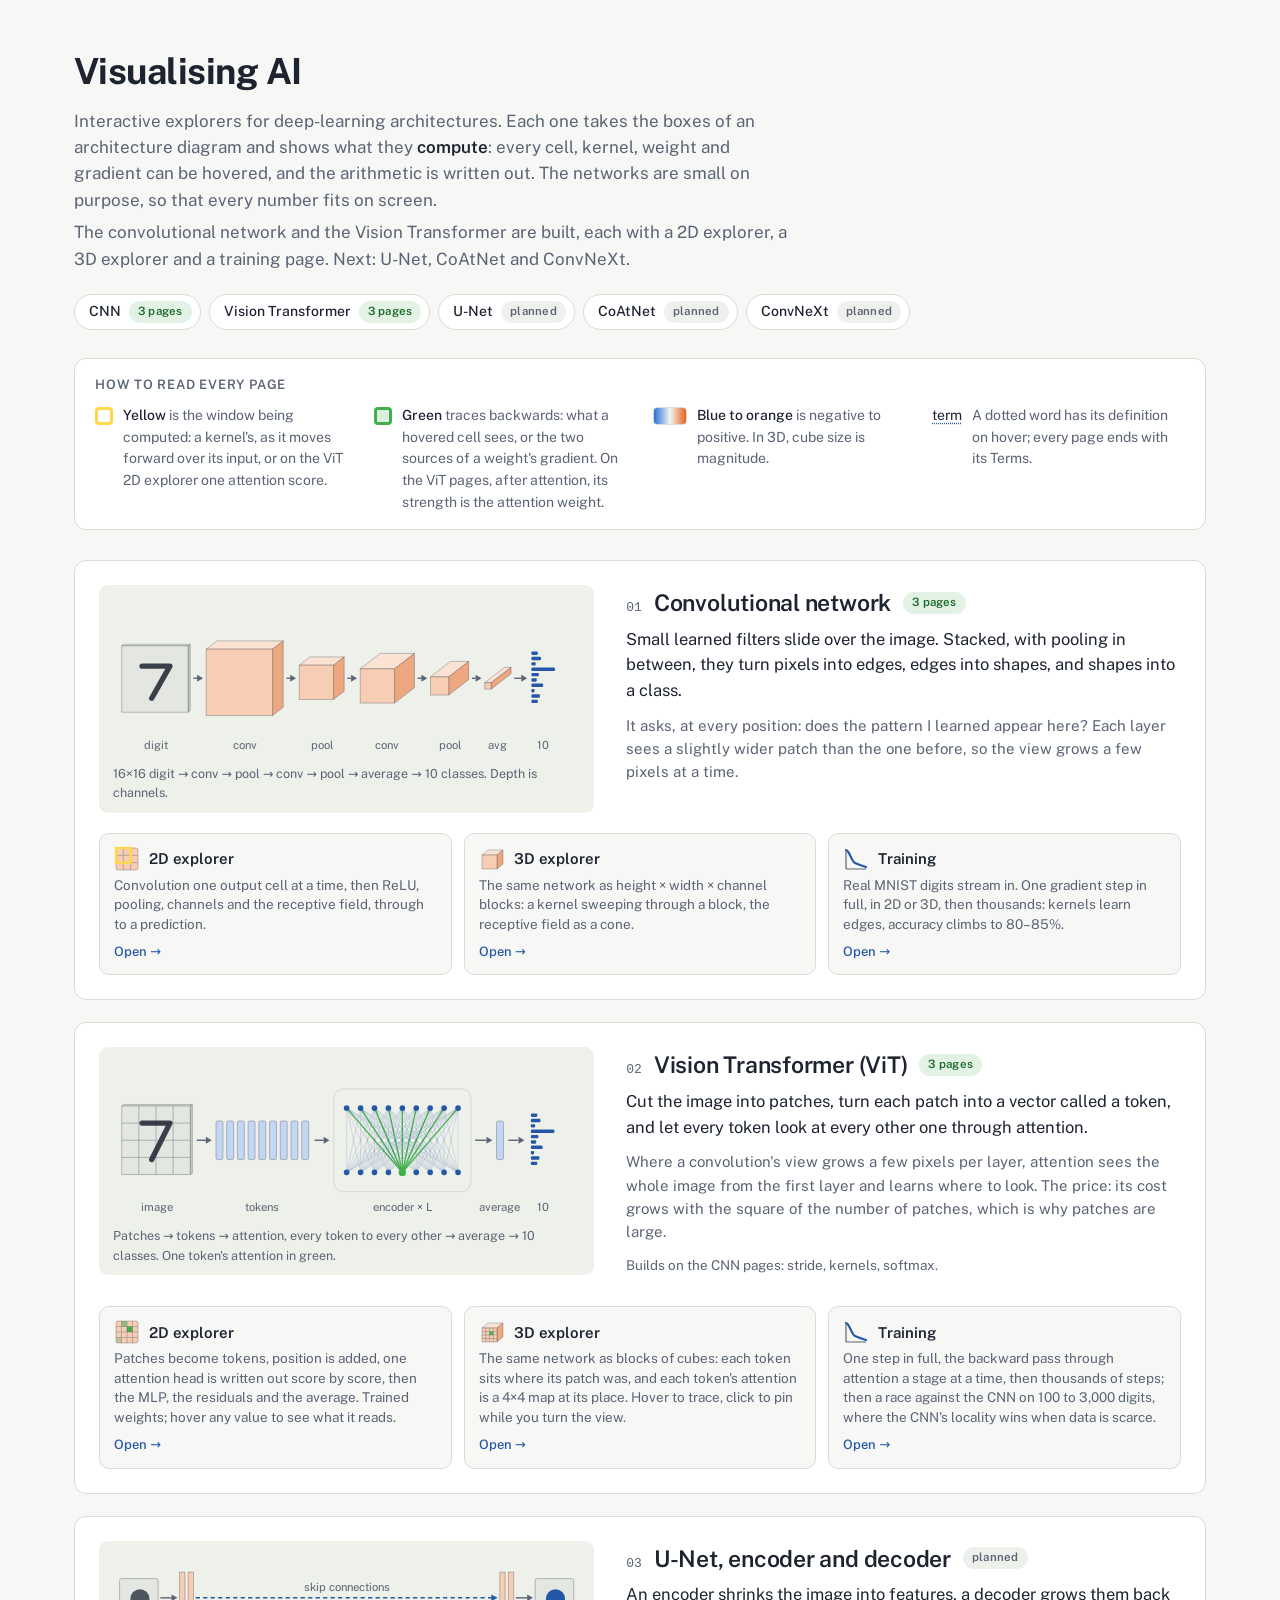
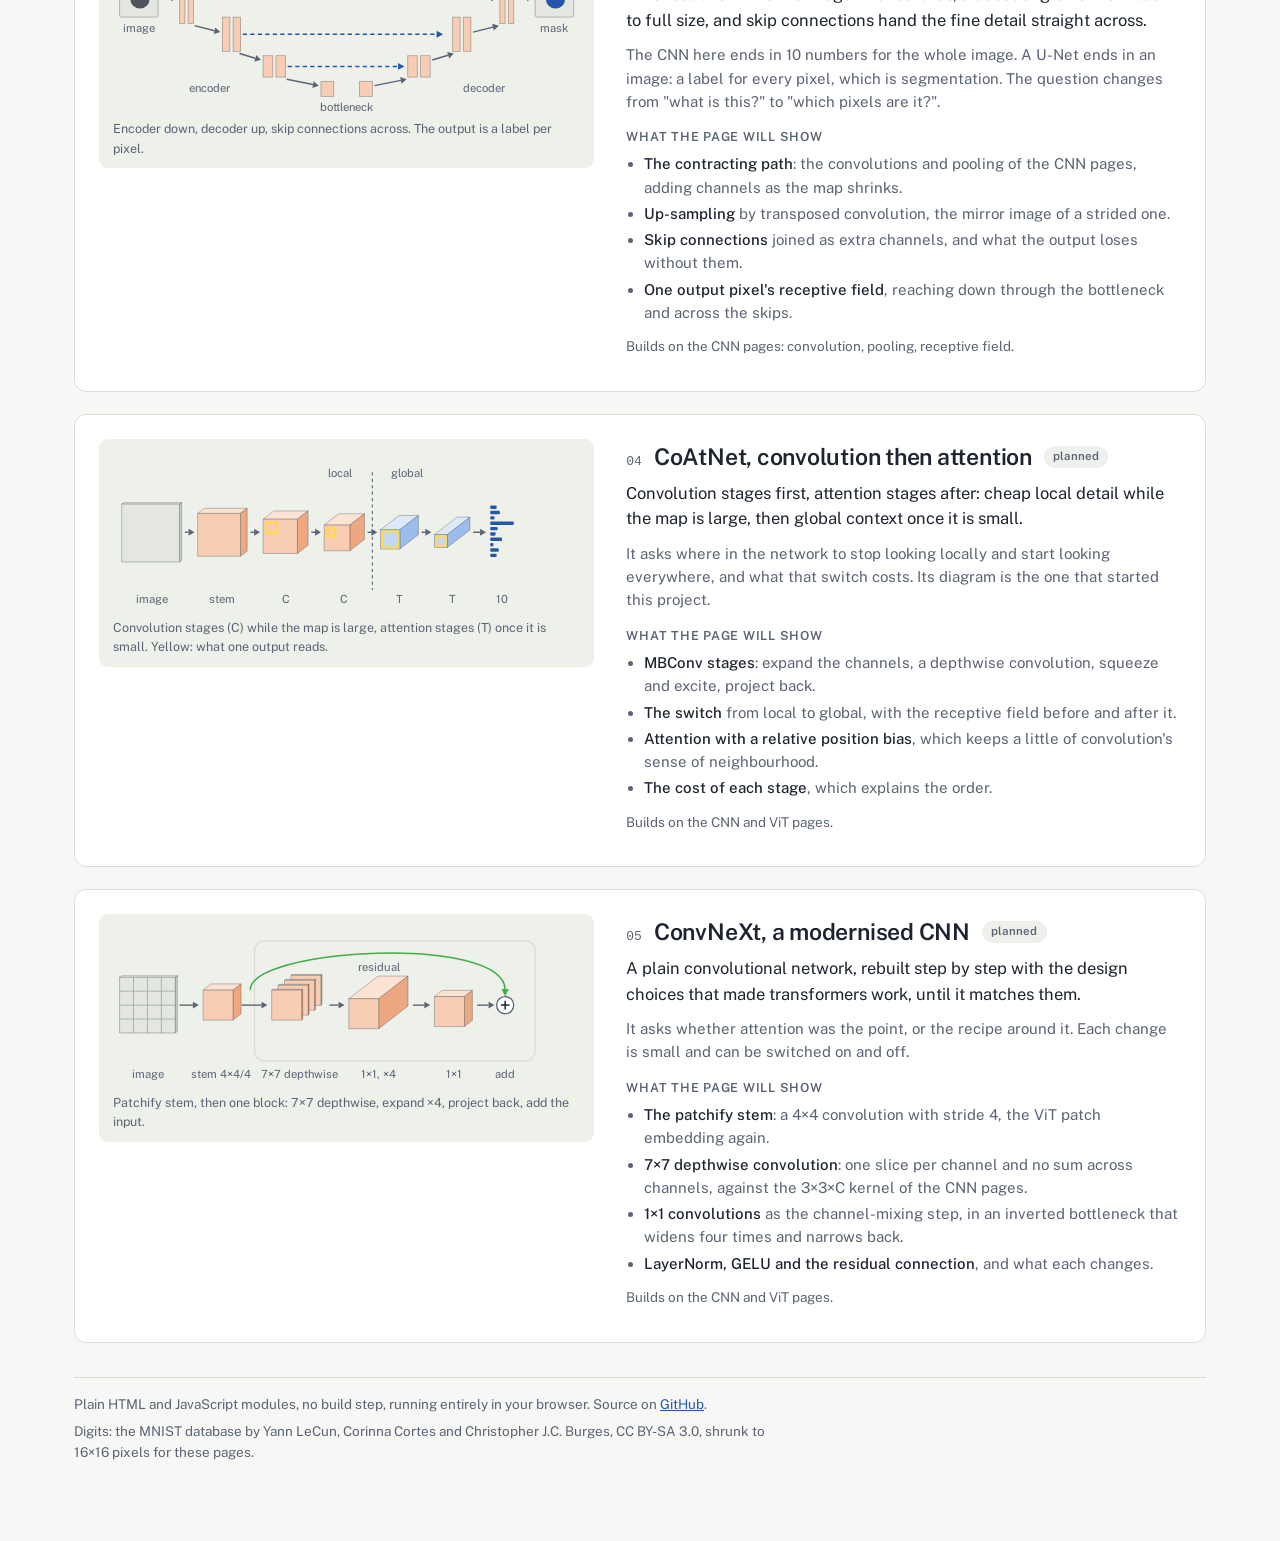
<file: index.html>
<!DOCTYPE html>
<html lang="en">
<head>
<meta charset="utf-8">
<meta name="viewport" content="width=device-width, initial-scale=1, viewport-fit=cover">
<title>Visualising AI</title>
<meta name="description" content="Interactive explorers for deep-learning architectures: what each box in the diagram computes, cell by cell, and how training changes it.">
<link rel="stylesheet" href="https://fonts.googleapis.com/css2?family=Public+Sans:ital,wght@0,400;0,500;0,600;0,700;1,400&display=swap">
<style>
:root{
  --bg:#f7f8f6; --panel:#ffffff; --ink:#1d2430; --ink2:#5b6474; --line:#d9ddd6; --line2:#eef0ec;
  --accent:#2457a8; --accent-soft:#dde7f7; --pos:#e5641e; --neg:#2a6fd6; --zero:#f3f4f1;
  --hl:#ffd94a; --hl2:#3fae4b; --scene:#eef0ea;
  --live-bg:#e2f2e4; --live-ink:#1f6b2b;
  --in-f:#e4e7e1; --in-t:#f1f3ef; --in-s:#cdd2c8;
  --act-f:#f7cdb3; --act-t:#fbe3d4; --act-s:#eda881;
  --tok-f:#c3d7f4; --tok-t:#dde9f9; --tok-s:#9cbcec;
  --out-f:#2457a8; --out-t:#4d79c0; --out-s:#1a4488;
  --edge:rgba(29,36,48,.32);
  --mono:"SF Mono",ui-monospace,Menlo,Consolas,monospace;
}
@media (prefers-color-scheme: dark){ :root:not([data-theme="light"]){
  --bg:#171a1f; --panel:#1f232a; --ink:#e8eaee; --ink2:#9aa3b2; --line:#343a44; --line2:#272c35;
  --accent:#7fa7ea; --accent-soft:#263650; --zero:#2a2f38; --hl:#d9b32d; --hl2:#5ad66a; --scene:#1b1f26;
  --live-bg:#1e3824; --live-ink:#8fdc9b;
  --in-f:#3d434d; --in-t:#4b525d; --in-s:#30353d;
  --act-f:#8c4724; --act-t:#a6582f; --act-s:#6d371b;
  --tok-f:#2c5082; --tok-t:#38639e; --tok-s:#223f67;
  --out-f:#7fa7ea; --out-t:#a5c1f1; --out-s:#5d86c8;
  --edge:rgba(232,234,238,.22);
}}
:root[data-theme="dark"]{
  --bg:#171a1f; --panel:#1f232a; --ink:#e8eaee; --ink2:#9aa3b2; --line:#343a44; --line2:#272c35;
  --accent:#7fa7ea; --accent-soft:#263650; --zero:#2a2f38; --hl:#d9b32d; --hl2:#5ad66a; --scene:#1b1f26;
  --live-bg:#1e3824; --live-ink:#8fdc9b;
  --in-f:#3d434d; --in-t:#4b525d; --in-s:#30353d;
  --act-f:#8c4724; --act-t:#a6582f; --act-s:#6d371b;
  --tok-f:#2c5082; --tok-t:#38639e; --tok-s:#223f67;
  --out-f:#7fa7ea; --out-t:#a5c1f1; --out-s:#5d86c8;
  --edge:rgba(232,234,238,.22);
}
*{box-sizing:border-box}
html{scroll-behavior:smooth}
@media (prefers-reduced-motion: reduce){ html{scroll-behavior:auto} *{transition:none!important} }
body{margin:0;background:var(--bg);color:var(--ink);font-family:"Public Sans",system-ui,sans-serif;font-size:15px;line-height:1.55;-webkit-font-smoothing:antialiased}
main{max-width:1180px;margin:0 auto;padding:44px 24px 72px}
a{color:var(--accent)}
h1{font-size:36px;font-weight:700;letter-spacing:-.015em;margin:0 0 8px}
.lede{font-size:17px;color:var(--ink2);max-width:72ch;margin:0 0 6px}
.lede b{color:var(--ink);font-weight:600}

/* architecture chips */
nav.archs{display:flex;gap:8px;flex-wrap:wrap;margin:22px 0 28px}
nav.archs a{display:inline-flex;align-items:center;gap:8px;padding:6px 8px 6px 14px;border:1px solid var(--line);border-radius:999px;background:var(--panel);color:var(--ink);text-decoration:none;font-size:14px;font-weight:500}
nav.archs a:hover{border-color:var(--accent)}
.badge{display:inline-block;font-size:11.5px;font-weight:600;letter-spacing:.02em;padding:2px 9px;border-radius:999px;white-space:nowrap}
.badge.live{background:var(--live-bg);color:var(--live-ink)}
.badge.next{background:var(--accent-soft);color:var(--accent)}
.badge.planned{background:var(--line2);color:var(--ink2)}
a:focus-visible{outline:2px solid var(--accent);outline-offset:2px}

/* how to read the pages */
.grammar{background:var(--panel);border:1px solid var(--line);border-radius:12px;padding:16px 20px;margin-bottom:30px}
.grammar h2{font-size:13px;font-weight:600;letter-spacing:.06em;text-transform:uppercase;color:var(--ink2);margin:0 0 10px}
.keys{display:grid;grid-template-columns:repeat(auto-fit,minmax(230px,1fr));gap:10px 26px;font-size:14px;color:var(--ink2)}
.keys div{display:flex;gap:10px;align-items:flex-start}
.keys i{flex:0 0 auto;display:inline-block;width:18px;height:18px;border-radius:4px;margin-top:2px}
.keys .y{border:3px solid var(--hl)} .keys .g{border:3px solid var(--hl2);background:color-mix(in srgb, var(--hl2) 18%, transparent)}
.keys .d{width:34px;background:linear-gradient(90deg,var(--neg),var(--zero),var(--pos));border:1px solid var(--line)}
.keys .t{width:auto;height:auto;font-style:normal;color:var(--ink);text-decoration:underline dotted var(--accent);text-underline-offset:3px;font-size:14px;margin-top:0}

/* one section per architecture */
section.arch{display:grid;grid-template-columns:minmax(0,1fr) minmax(0,1.12fr);gap:20px 32px;background:var(--panel);border:1px solid var(--line);border-radius:12px;padding:24px;margin-bottom:22px;scroll-margin-top:16px}
.arch .fig{background:var(--scene);border-radius:9px;padding:14px 12px 8px;align-self:start}
.arch .fig svg{display:block;width:100%;height:auto}
.arch .fig .cap{font-size:12.5px;color:var(--ink2);margin:4px 2px 2px}
.arch .head{display:flex;align-items:baseline;gap:12px;flex-wrap:wrap;margin-bottom:6px}
.arch .num{font-family:var(--mono);font-size:13px;color:var(--ink2)}
.arch h2{font-size:23px;font-weight:600;letter-spacing:-.01em;margin:0}
.arch .head .badge{align-self:center}
.arch p{margin:0 0 10px;max-width:66ch}
.arch .def{font-size:16.5px;color:var(--ink)}
.arch .why{color:var(--ink2)}
.arch .sub{font-size:12.5px;font-weight:600;letter-spacing:.06em;text-transform:uppercase;color:var(--ink2);margin:14px 0 6px}
.arch ul{margin:0;padding-left:18px;color:var(--ink2)}
.arch li{margin:3px 0}
.arch li b{color:var(--ink);font-weight:500}
.arch .builds{font-size:13.5px;color:var(--ink2);margin-top:12px}
.cards{display:grid;grid-template-columns:repeat(auto-fit,minmax(240px,1fr));gap:12px;grid-column:1/-1}
.cards.one{grid-template-columns:minmax(0,360px)}
.card{display:flex;flex-direction:column;gap:4px;border:1px solid var(--line);border-radius:10px;padding:12px 14px;text-decoration:none;color:var(--ink);background:var(--bg)}
.card:hover{border-color:var(--accent)}
.card b{display:flex;align-items:center;gap:9px;font-weight:600;font-size:15px}
.card b svg{flex:0 0 auto}
.card span{color:var(--ink2);font-size:13.5px;line-height:1.45}
.card em{font-style:normal;color:var(--accent);font-size:13px;font-weight:500;margin-top:auto;padding-top:4px}

/* diagram drawing */
svg .f,svg .t,svg .s{stroke:var(--edge);stroke-width:.8;stroke-linejoin:round}
.k-in .f{fill:var(--in-f)} .k-in .t{fill:var(--in-t)} .k-in .s{fill:var(--in-s)}
.k-act .f{fill:var(--act-f)} .k-act .t{fill:var(--act-t)} .k-act .s{fill:var(--act-s)}
.k-tok .f{fill:var(--tok-f)} .k-tok .t{fill:var(--tok-t)} .k-tok .s{fill:var(--tok-s)}
.k-out .f{fill:var(--out-f)} .k-out .t{fill:var(--out-t)} .k-out .s{fill:var(--out-s)}
svg .ar{stroke:var(--ink2);stroke-width:1.3;fill:none}
svg .ah{fill:var(--ink2)}
svg .lb{fill:var(--ink2);font-size:10.5px;font-family:"Public Sans",system-ui,sans-serif}
svg .lb.strong{fill:var(--ink);font-weight:600}
svg .grid{stroke:var(--ink2);stroke-width:.7;opacity:.55}
svg .glyph{stroke:var(--ink);stroke-width:5;fill:none;stroke-linecap:round;stroke-linejoin:round;opacity:.85}
svg .att{stroke:var(--accent);stroke-width:.5;opacity:.28}
svg .att.q{stroke:var(--hl2);stroke-width:1.3;opacity:.95}
svg .dot{fill:var(--accent)}
svg .dot.q{fill:var(--hl2)}
svg .skip{stroke:var(--accent);stroke-width:1.4;stroke-dasharray:4 3;fill:none}
svg .skiph{fill:var(--accent)}
svg .win{fill:none;stroke:var(--hl);stroke-width:2}
svg .divider{stroke:var(--ink2);stroke-width:1;stroke-dasharray:3 3}
svg .encbox{fill:none;stroke:var(--line);stroke-width:1.2}
svg .res{stroke:var(--hl2);stroke-width:1.4;fill:none}
svg .resh{fill:var(--hl2)}
svg .plus{fill:var(--panel);stroke:var(--ink2);stroke-width:1.2}
svg .bar{fill:var(--accent)}
svg .blob{fill:var(--ink);opacity:.75}
svg .mask{fill:var(--accent)}

footer{border-top:1px solid var(--line);margin-top:34px;padding-top:16px;font-size:13.5px;color:var(--ink2)}
footer p{margin:0 0 6px;max-width:90ch}

@media (max-width:860px){ section.arch{grid-template-columns:1fr} }
@media (max-width:600px){ main{padding:28px 16px 56px} h1{font-size:29px} .lede{font-size:16px} section.arch{padding:18px 16px} }
</style>
</head>
<body>
<main>
<header>
  <h1>Visualising AI</h1>
  <p class="lede">Interactive explorers for deep-learning architectures. Each one takes the boxes of an architecture diagram and shows what they <b>compute</b>: every cell, kernel, weight and gradient can be hovered, and the arithmetic is written out. The networks are small on purpose, so that every number fits on screen.</p>
  <p class="lede">The convolutional network and the Vision Transformer are built, each with a 2D explorer, a 3D explorer and a training page. Next: U-Net, CoAtNet and ConvNeXt.</p>
</header>

<nav class="archs" aria-label="Architectures">
  <a href="#cnn">CNN <span class="badge live">3 pages</span></a>
  <a href="#vit">Vision Transformer <span class="badge live">3 pages</span></a>
  <a href="#unet">U-Net <span class="badge planned">planned</span></a>
  <a href="#coatnet">CoAtNet <span class="badge planned">planned</span></a>
  <a href="#convnext">ConvNeXt <span class="badge planned">planned</span></a>
</nav>

<div class="grammar" aria-label="How to read the pages">
  <h2>How to read every page</h2>
  <div class="keys">
    <div><i class="y"></i><span><b style="color:var(--ink);font-weight:500">Yellow</b> is the window being computed: a kernel's, as it moves forward over its input, or on the ViT 2D explorer one attention score.</span></div>
    <div><i class="g"></i><span><b style="color:var(--ink);font-weight:500">Green</b> traces backwards: what a hovered cell sees, or the two sources of a weight's gradient. On the ViT pages, after attention, its strength is the attention weight.</span></div>
    <div><i class="d"></i><span><b style="color:var(--ink);font-weight:500">Blue to orange</b> is negative to positive. In 3D, cube size is magnitude.</span></div>
    <div><i class="t">term</i><span>A dotted word has its definition on hover; every page ends with its Terms.</span></div>
  </div>
</div>

<section class="arch" id="cnn">
  <div class="fig"><svg data-arch="cnn" viewBox="0 0 440 150" role="img" aria-label="A digit becomes 4 feature maps, is pooled to 8 by 8, becomes 8 maps, is pooled to 4 by 4, averaged to 8 numbers, and turned into 10 class probabilities."></svg>
    <div class="cap">16×16 digit → conv → pool → conv → pool → average → 10 classes. Depth is channels.</div></div>
  <div>
    <div class="head"><span class="num">01</span><h2>Convolutional network</h2><span class="badge live">3 pages</span></div>
    <p class="def">Small learned filters slide over the image. Stacked, with pooling in between, they turn pixels into edges, edges into shapes, and shapes into a class.</p>
    <p class="why">It asks, at every position: does the pattern I learned appear here? Each layer sees a slightly wider patch than the one before, so the view grows a few pixels at a time.</p>
  </div>
    <div class="cards">
      <a class="card" href="cnn-2d/"><b><svg width="26" height="26" viewBox="0 0 26 26" aria-hidden="true"><g class="k-act"><rect class="f" x="2" y="2" width="22" height="22" rx="2"/></g><path class="grid" d="M9.3 2v22M16.6 2v22M2 9.3h22M2 16.6h22"/><rect x="2" y="2" width="14.6" height="14.6" fill="none" stroke="var(--hl)" stroke-width="2.4"/></svg>2D explorer</b>
        <span>Convolution one output cell at a time, then ReLU, pooling, channels and the receptive field, through to a prediction.</span><em>Open →</em></a>
      <a class="card" href="cnn-3d/"><b><svg width="26" height="26" viewBox="0 0 26 26" aria-hidden="true"><g class="k-act"><path class="t" d="M3 9L9 4H24L18 9Z"/><path class="s" d="M18 9L24 4V18L18 23Z"/><rect class="f" x="3" y="9" width="15" height="14"/></g></svg>3D explorer</b>
        <span>The same network as height × width × channel blocks: a kernel sweeping through a block, the receptive field as a cone.</span><em>Open →</em></a>
      <a class="card" href="cnn-train/"><b><svg width="26" height="26" viewBox="0 0 26 26" aria-hidden="true"><path d="M3 4C7 5 8 15 12 17S20 20 23 21" fill="none" stroke="var(--accent)" stroke-width="2.2" stroke-linecap="round"/><path d="M3 23H23M3 3V23" stroke="var(--ink2)" stroke-width="1.2" fill="none"/></svg>Training</b>
        <span>Real MNIST digits stream in. One gradient step in full, in 2D or 3D, then thousands: kernels learn edges, accuracy climbs to 80–85%.</span><em>Open →</em></a>
    </div>
</section>

<section class="arch" id="vit">
  <div class="fig"><svg data-arch="vit" viewBox="0 0 440 150" role="img" aria-label="An image cut into 16 patches becomes a row of tokens; in the encoder every token attends to every other; the tokens are averaged and give 10 class probabilities."></svg>
    <div class="cap">Patches → tokens → attention, every token to every other → average → 10 classes. One token's attention in green.</div></div>
  <div>
    <div class="head"><span class="num">02</span><h2>Vision Transformer (ViT)</h2><span class="badge live">3 pages</span></div>
    <p class="def">Cut the image into patches, turn each patch into a vector called a token, and let every token look at every other one through attention.</p>
    <p class="why">Where a convolution's view grows a few pixels per layer, attention sees the whole image from the first layer and learns where to look. The price: its cost grows with the square of the number of patches, which is why patches are large.</p>
    <p class="builds">Builds on the CNN pages: stride, kernels, softmax.</p>
  </div>
    <div class="cards">
      <a class="card" href="vit/"><b><svg width="26" height="26" viewBox="0 0 26 26" aria-hidden="true"><g class="k-act"><rect class="f" x="2" y="2" width="22" height="22" rx="2"/></g><rect x="13" y="7.5" width="5.5" height="5.5" fill="var(--hl2)"/><rect x="7.5" y="2" width="5.5" height="5.5" fill="var(--hl2)" opacity=".55"/><rect x="2" y="18.5" width="5.5" height="5.5" fill="var(--hl2)" opacity=".3"/><path class="grid" d="M7.5 2v22M13 2v22M18.5 2v22M2 7.5h22M2 13h22M2 18.5h22"/></svg>2D explorer</b>
        <span>Patches become tokens, position is added, one attention head is written out score by score, then the MLP, the residuals and the average. Trained weights; hover any value to see what it reads.</span><em>Open →</em></a>
      <a class="card" href="vit-3d/"><b><svg width="26" height="26" viewBox="0 0 26 26" aria-hidden="true"><g class="k-act"><path class="t" d="M3 9L9 4H24L18 9Z"/><path class="s" d="M18 9L24 4V18L18 23Z"/><rect class="f" x="3" y="9" width="15" height="14"/></g><path class="grid" d="M6.75 9v14M10.5 9v14M14.25 9v14M3 12.5h15M3 16h15M3 19.5h15"/><rect x="10.5" y="12.5" width="3.75" height="3.5" fill="var(--hl2)"/></svg>3D explorer</b>
        <span>The same network as blocks of cubes: each token sits where its patch was, and each token's attention is a 4×4 map at its place. Hover to trace, click to pin while you turn the view.</span><em>Open →</em></a>
      <a class="card" href="vit-train/"><b><svg width="26" height="26" viewBox="0 0 26 26" aria-hidden="true"><path d="M3 4C7 5 8 15 12 17S20 20 23 21" fill="none" stroke="var(--accent)" stroke-width="2.2" stroke-linecap="round"/><path d="M3 23H23M3 3V23" stroke="var(--ink2)" stroke-width="1.2" fill="none"/></svg>Training</b>
        <span>One step in full, the backward pass through attention a stage at a time, then thousands of steps; then a race against the CNN on 100 to 3,000 digits, where the CNN's locality wins when data is scarce.</span><em>Open →</em></a>
    </div>
</section>

<section class="arch" id="unet">
  <div class="fig"><svg data-arch="unet" viewBox="0 0 440 150" role="img" aria-label="An encoder halves the image three times while adding channels; a decoder doubles it back; dashed skip connections carry each encoder level across to the matching decoder level; the output is a mask the size of the image."></svg>
    <div class="cap">Encoder down, decoder up, skip connections across. The output is a label per pixel.</div></div>
  <div>
    <div class="head"><span class="num">03</span><h2>U-Net, encoder and decoder</h2><span class="badge planned">planned</span></div>
    <p class="def">An encoder shrinks the image into features, a decoder grows them back to full size, and skip connections hand the fine detail straight across.</p>
    <p class="why">The CNN here ends in 10 numbers for the whole image. A U-Net ends in an image: a label for every pixel, which is segmentation. The question changes from "what is this?" to "which pixels are it?".</p>
    <div class="sub">What the page will show</div>
    <ul>
      <li><b>The contracting path</b>: the convolutions and pooling of the CNN pages, adding channels as the map shrinks.</li>
      <li><b>Up-sampling</b> by transposed convolution, the mirror image of a strided one.</li>
      <li><b>Skip connections</b> joined as extra channels, and what the output loses without them.</li>
      <li><b>One output pixel's receptive field</b>, reaching down through the bottleneck and across the skips.</li>
    </ul>
    <p class="builds">Builds on the CNN pages: convolution, pooling, receptive field.</p>
  </div>
</section>

<section class="arch" id="coatnet">
  <div class="fig"><svg data-arch="coatnet" viewBox="0 0 440 150" role="img" aria-label="A stem, two convolution stages, then two attention stages as the map gets smaller, then 10 classes; a dashed line marks the switch from local to global."></svg>
    <div class="cap">Convolution stages (C) while the map is large, attention stages (T) once it is small. Yellow: what one output reads.</div></div>
  <div>
    <div class="head"><span class="num">04</span><h2>CoAtNet, convolution then attention</h2><span class="badge planned">planned</span></div>
    <p class="def">Convolution stages first, attention stages after: cheap local detail while the map is large, then global context once it is small.</p>
    <p class="why">It asks where in the network to stop looking locally and start looking everywhere, and what that switch costs. Its diagram is the one that started this project.</p>
    <div class="sub">What the page will show</div>
    <ul>
      <li><b>MBConv stages</b>: expand the channels, a depthwise convolution, squeeze and excite, project back.</li>
      <li><b>The switch</b> from local to global, with the receptive field before and after it.</li>
      <li><b>Attention with a relative position bias</b>, which keeps a little of convolution's sense of neighbourhood.</li>
      <li><b>The cost of each stage</b>, which explains the order.</li>
    </ul>
    <p class="builds">Builds on the CNN and ViT pages.</p>
  </div>
</section>

<section class="arch" id="convnext">
  <div class="fig"><svg data-arch="convnext" viewBox="0 0 440 150" role="img" aria-label="A patchify stem, then one block: a 7 by 7 depthwise convolution with separate channel slices, a 1 by 1 convolution expanding the channels four times, a 1 by 1 convolution projecting them back, and a residual connection adding the block's input."></svg>
    <div class="cap">Patchify stem, then one block: 7×7 depthwise, expand ×4, project back, add the input.</div></div>
  <div>
    <div class="head"><span class="num">05</span><h2>ConvNeXt, a modernised CNN</h2><span class="badge planned">planned</span></div>
    <p class="def">A plain convolutional network, rebuilt step by step with the design choices that made transformers work, until it matches them.</p>
    <p class="why">It asks whether attention was the point, or the recipe around it. Each change is small and can be switched on and off.</p>
    <div class="sub">What the page will show</div>
    <ul>
      <li><b>The patchify stem</b>: a 4×4 convolution with stride 4, the ViT patch embedding again.</li>
      <li><b>7×7 depthwise convolution</b>: one slice per channel and no sum across channels, against the 3×3×C kernel of the CNN pages.</li>
      <li><b>1×1 convolutions</b> as the channel-mixing step, in an inverted bottleneck that widens four times and narrows back.</li>
      <li><b>LayerNorm, GELU and the residual connection</b>, and what each changes.</li>
    </ul>
    <p class="builds">Builds on the CNN and ViT pages.</p>
  </div>
</section>

<footer>
  <p>Plain HTML and JavaScript modules, no build step, running entirely in your browser. Source on <a href="https://github.com/Smooth-Cactus0/Visualising-AI">GitHub</a>.</p>
  <p>Digits: the MNIST database by Yann LeCun, Corinna Cortes and Christopher J.C. Burges, CC BY-SA 3.0, shrunk to 16×16 pixels for these pages.</p>
</footer>
</main>

<script>
// Schematic diagrams, drawn from a few shapes: a block is a tensor (front face = height × width, depth = channels).
(() => {
  const r = (v) => Math.round(v * 10) / 10;
  const box = (x, y, w, h, d, k) => { const dx = r(d * 0.62), dy = r(-d * 0.48);
    return `<g class="k-${k}"><path class="t" d="M${x} ${y}L${r(x + dx)} ${r(y + dy)}L${r(x + w + dx)} ${r(y + dy)}L${x + w} ${y}Z"/><path class="s" d="M${x + w} ${y}L${r(x + w + dx)} ${r(y + dy)}L${r(x + w + dx)} ${r(y + h + dy)}L${x + w} ${y + h}Z"/><rect class="f" x="${x}" y="${y}" width="${w}" height="${h}"/></g>`; };
  const arrow = (x1, y1, x2, y2) => { const a = Math.atan2(y2 - y1, x2 - x1), L = 5.5, W = 3.2;
    const bx = x2 - L * Math.cos(a), by = y2 - L * Math.sin(a), px = -Math.sin(a) * W, py = Math.cos(a) * W;
    return `<line class="ar" x1="${r(x1)}" y1="${r(y1)}" x2="${r(bx)}" y2="${r(by)}"/><path class="ah" d="M${r(x2)} ${r(y2)}L${r(bx + px)} ${r(by + py)}L${r(bx - px)} ${r(by - py)}Z"/>`; };
  const label = (x, y, t, strong = false) => `<text class="lb${strong ? ' strong' : ''}" x="${r(x)}" y="${r(y)}" text-anchor="middle">${t}</text>`;
  const bars = (x, cy, n = 10) => { let s = ''; const lens = [6, 9, 4, 22, 7, 5, 11, 3, 8, 6]; for (let i = 0; i < n; i++) s += `<rect class="bar" x="${x}" y="${r(cy - n * 2.5 + i * 5)}" width="${lens[i % 10]}" height="3.2" rx="1"/>`; return s; };
  // a row of blocks, centred on cy, left to right, with arrows between: specs are [w, h, d, kind, label, extra(x, y) => svg]
  const row = (specs, { x0 = 10, gap = 16, cy = 74, ly = 140 } = {}) => { let x = x0, out = '', prev = null;
    for (const [w, h, d, k, lab, extra] of specs) { const dx = d * 0.62, dy = -d * 0.48, y = r(cy - h / 2 - dy / 2);
      if (prev != null) out += arrow(prev + 3, cy, x - 3, cy);
      out += box(x, y, w, h, d, k) + (extra ? extra(x, y, w, h) : '') + label(x + (w + dx) / 2, ly, lab); prev = x + w + dx; x = prev + gap; }
    return { svg: out, x }; };

  const draw = {
    cnn() {
      const digit = (x, y) => `<path class="glyph" d="M${x + 19} ${y + 19}H${x + 45}L${x + 28} ${y + 49}"/>`;
      const { svg, x } = row([[62, 62, 3, 'in', 'digit', digit], [62, 62, 16, 'act', 'conv'], [32, 32, 16, 'act', 'pool'], [32, 32, 30, 'act', 'conv'], [17, 17, 30, 'act', 'pool'], [6, 6, 30, 'act', 'avg']], { gap: 15 });
      return svg + arrow(x - 12, 74, x, 74) + bars(x + 4, 74) + label(x + 15, 140, '10');
    },
    vit() {
      let s = box(10, 42, 64, 64, 3, 'in') + `<path class="grid" d="M26 42v64M42 42v64M58 42v64M10 58h64M10 74h64M10 90h64"/>` + `<path class="glyph" d="M29 58H55L38 92"/>` + label(43, 140, 'image');
      s += arrow(80, 74, 94, 74);
      for (let i = 0; i < 9; i++) s += `<rect x="${98 + i * 10}" y="56" width="6.5" height="36" rx="1.5" fill="var(--tok-f)" stroke="var(--edge)" stroke-width=".8"/>`;
      s += label(98 + 4 * 10 + 3, 140, 'tokens');
      s += arrow(190, 74, 204, 74);
      s += `<rect class="encbox" x="208" y="26" width="128" height="96" rx="9"/>`;
      const top = (i) => 220 + i * 13, yT = 44, yB = 104;
      for (let i = 0; i < 9; i++) for (let j = 0; j < 9; j++) s += `<line class="att${j === 4 ? ' q' : ''}" x1="${top(i)}" y1="${yT}" x2="${top(j)}" y2="${yB}"/>`;
      for (let i = 0; i < 9; i++) s += `<circle class="dot" cx="${top(i)}" cy="${yT}" r="2.6"/><circle class="dot${i === 4 ? ' q' : ''}" cx="${top(i)}" cy="${yB}" r="${i === 4 ? 3.4 : 2.6}"/>`;
      s += label(272, 140, 'encoder × L');
      s += arrow(340, 74, 356, 74) + `<rect x="360" y="56" width="6.5" height="36" rx="1.5" fill="var(--tok-f)" stroke="var(--edge)" stroke-width=".8"/>` + label(363, 140, 'average') + arrow(371, 74, 386, 74) + bars(392, 74) + label(403, 140, '10');
      return s;
    },
    unet() {
      let s = `<rect fill="var(--in-f)" stroke="var(--edge)" stroke-width=".8" x="8" y="22" width="36" height="36" rx="2"/><circle class="blob" cx="27" cy="41" r="9"/>` + label(26, 72, 'image');
      const lev = [{ y: 16, h: 48, w: 5, xs: [64, 72] }, { y: 58, h: 32, w: 7, xs: [104, 114] }, { y: 94, h: 20, w: 9, xs: [142, 154] }];
      const mir = (x, w) => 440 - x - w; const bar = (x, y, w, h) => `<rect fill="var(--act-f)" stroke="var(--edge)" stroke-width=".8" x="${x}" y="${y}" width="${w}" height="${h}"/>`;
      lev.forEach((L) => { for (const x of L.xs) s += bar(x, L.y, L.w, L.h) + bar(mir(x, L.w), L.y, L.w, L.h); });
      s += bar(196, 118, 12, 14) + bar(232, 118, 12, 14) + label(220, 146, 'bottleneck');
      s += arrow(46, 40, 62, 40) + arrow(378, 40, 394, 40);
      // down (pool) and up (transposed convolution)
      s += arrow(78, 66, 102, 72) + arrow(120, 92, 140, 98) + arrow(164, 116, 194, 122);
      s += arrow(246, 122, 276, 116) + arrow(300, 98, 320, 92) + arrow(338, 72, 362, 66);
      // skip connections
      [[79, 361, 40], [123, 310, 74], [165, 274, 104]].forEach(([a, b, y]) => { s += `<line class="skip" x1="${a}" y1="${y}" x2="${b - 6}" y2="${y}"/><path class="skiph" d="M${b} ${y}L${b - 6} ${y - 3.2}L${b - 6} ${y + 3.2}Z"/>`; });
      s += label(220, 34, 'skip connections');
      s += `<rect fill="var(--in-f)" stroke="var(--edge)" stroke-width=".8" x="396" y="22" width="36" height="36" rx="2"/><circle class="mask" cx="415" cy="41" r="9"/>` + label(414, 72, 'mask');
      s += label(92, 128, 'encoder') + label(348, 128, 'decoder');
      return s;
    },
    coatnet() {
      const win = (x, y, w) => `<rect class="win" x="${x + 3}" y="${y + 3}" width="${Math.max(7, w * 0.3)}" height="${Math.max(7, w * 0.3)}"/>`;
      const att = (x, y, w, h) => `<rect class="win" x="${x + 1.5}" y="${y + 1.5}" width="${w - 3}" height="${h - 3}"/>`; // attention's window is the whole map
      const { svg, x } = row([[54, 54, 3, 'in', 'image'], [40, 40, 10, 'act', 'stem'], [32, 32, 16, 'act', 'C', win], [24, 24, 22, 'act', 'C', win], [18, 18, 28, 'tok', 'T', att], [12, 12, 34, 'tok', 'T', att]], { gap: 15 });
      const sx = 244; // in the gap between the second C stage and the first T stage
      return svg + `<line class="divider" x1="${sx}" y1="18" x2="${sx}" y2="128"/>` + label(sx - 30, 22, 'local') + label(sx + 32, 22, 'global') + arrow(x - 12, 74, x, 74) + bars(x + 4, 74) + label(x + 15, 140, '10');
    },
    convnext() {
      let s = box(8, 46, 52, 52, 3, 'in') + `<path class="grid" d="M21 46v52M34 46v52M47 46v52M8 59h52M8 72h52M8 85h52"/>` + label(35, 140, 'image');
      s += arrow(64, 72, 82, 72);
      s += box(86, 58, 28, 28, 12, 'act') + label(103, 140, 'stem 4×4/4');
      // the block: depthwise slices, expand, project, add
      s += `<rect class="encbox" x="134" y="12" width="262" height="112" rx="9"/>`;
      s += arrow(122, 72, 146, 72);
      for (let i = 3; i >= 0; i--) s += box(150 + i * 6, 58 - i * 4.6, 28, 28, 1.6, 'act');
      s += label(176, 140, '7×7 depthwise');
      s += arrow(204, 72, 218, 72) + box(222, 66, 28, 28, 44, 'act') + label(250, 140, '1×1, ×4');
      s += arrow(282, 72, 298, 72) + box(302, 64, 28, 28, 12, 'act') + label(320, 140, '1×1');
      s += arrow(342, 72, 358, 72) + `<circle class="plus" cx="368" cy="72" r="8"/><path d="M364 72h8M368 68v8" stroke="var(--ink)" stroke-width="1.4"/>` + label(368, 140, 'add');
      s += `<path class="res" d="M130 58C130 18 368 6 368 58"/><path class="resh" d="M368 64L364.6 57L371.4 57Z"/>` + label(250, 40, 'residual');
      return s;
    },
  };
  document.querySelectorAll('svg[data-arch]').forEach((el) => { el.innerHTML = draw[el.dataset.arch](); });
})();
</script>
</body>
</html>
</file>
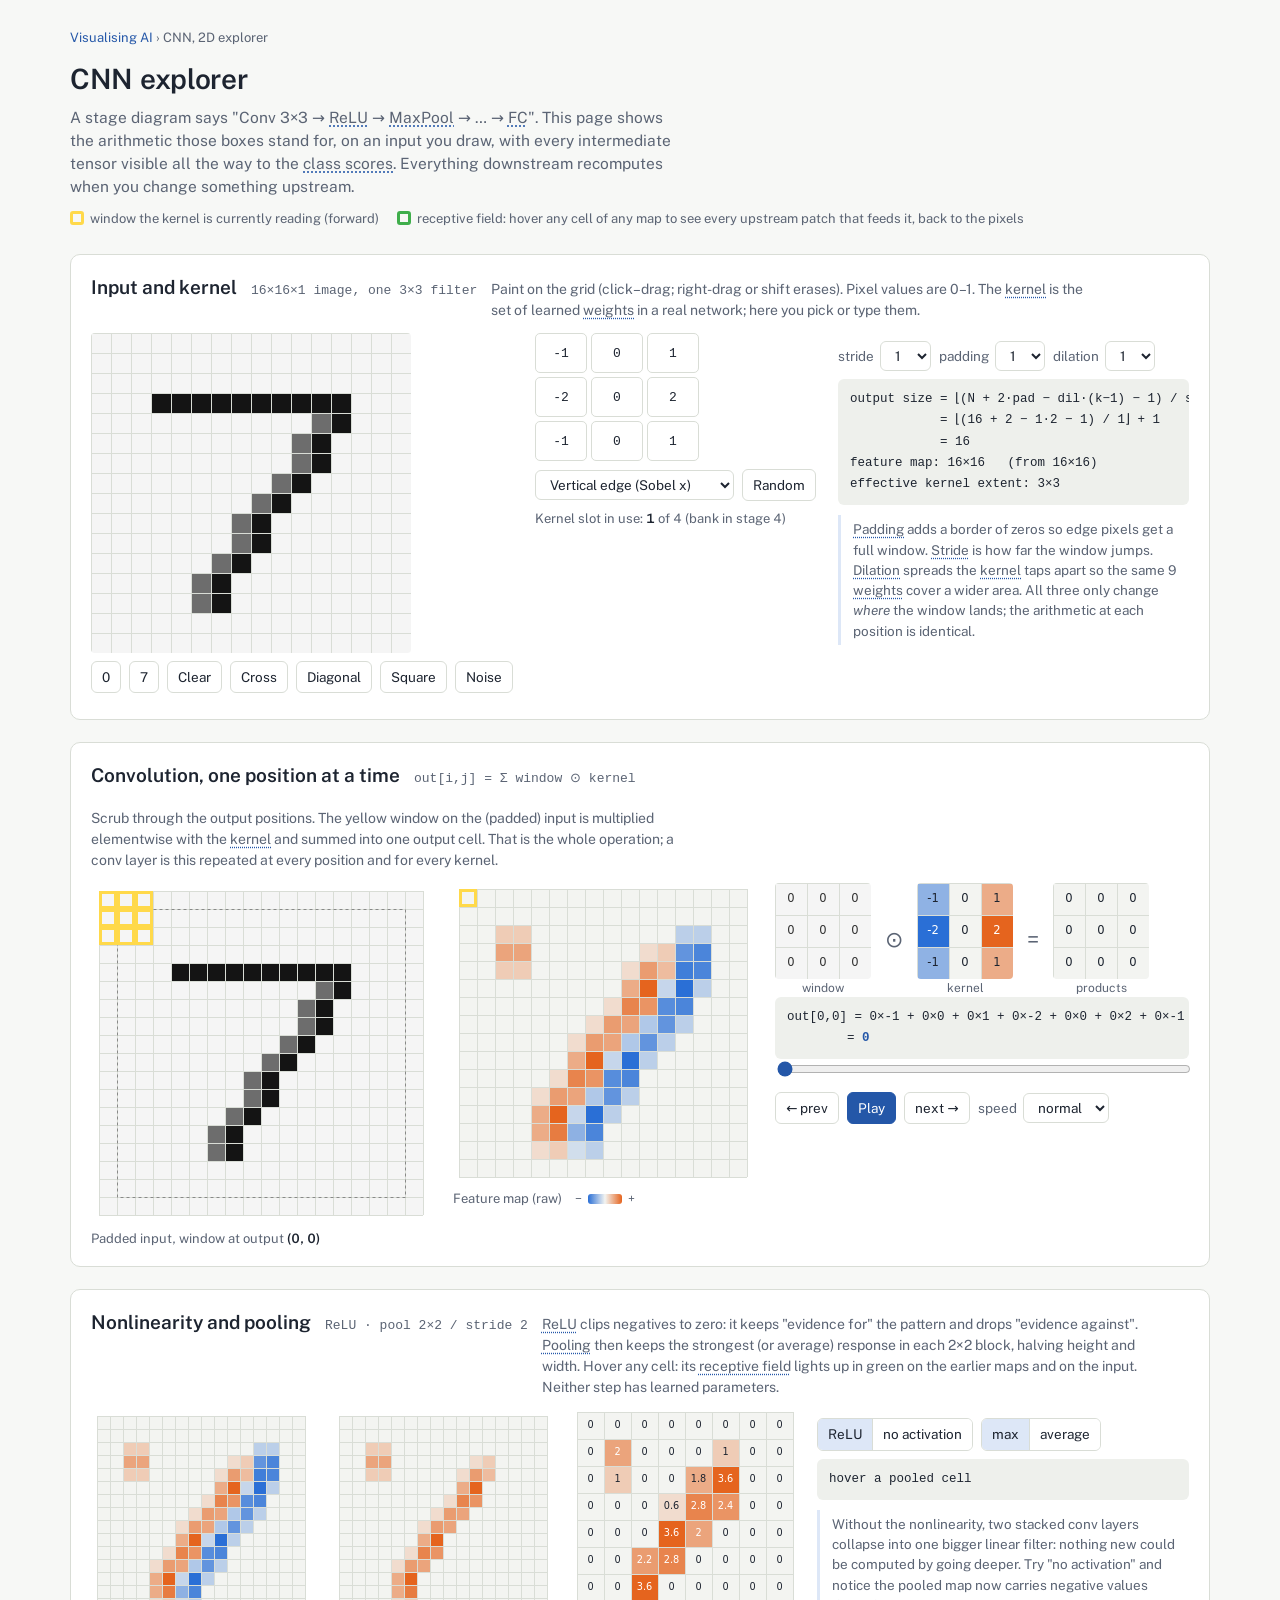
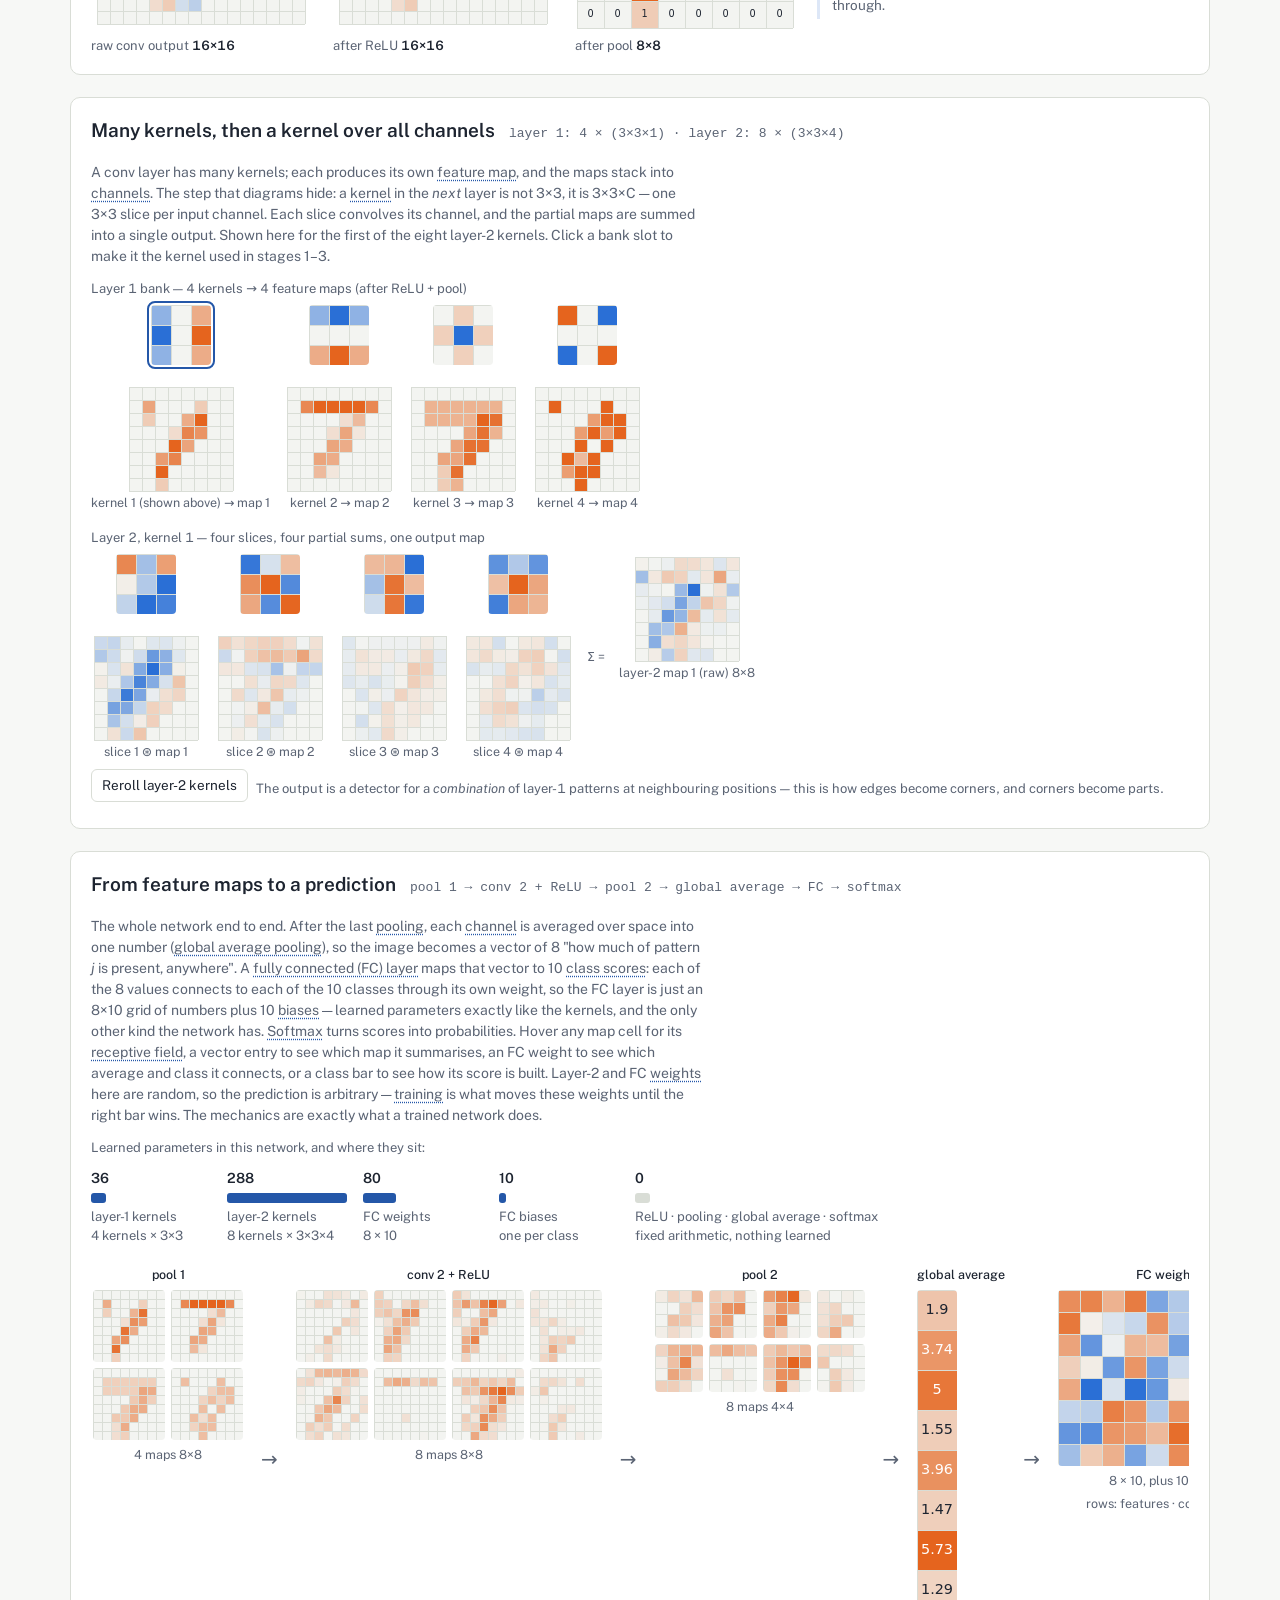
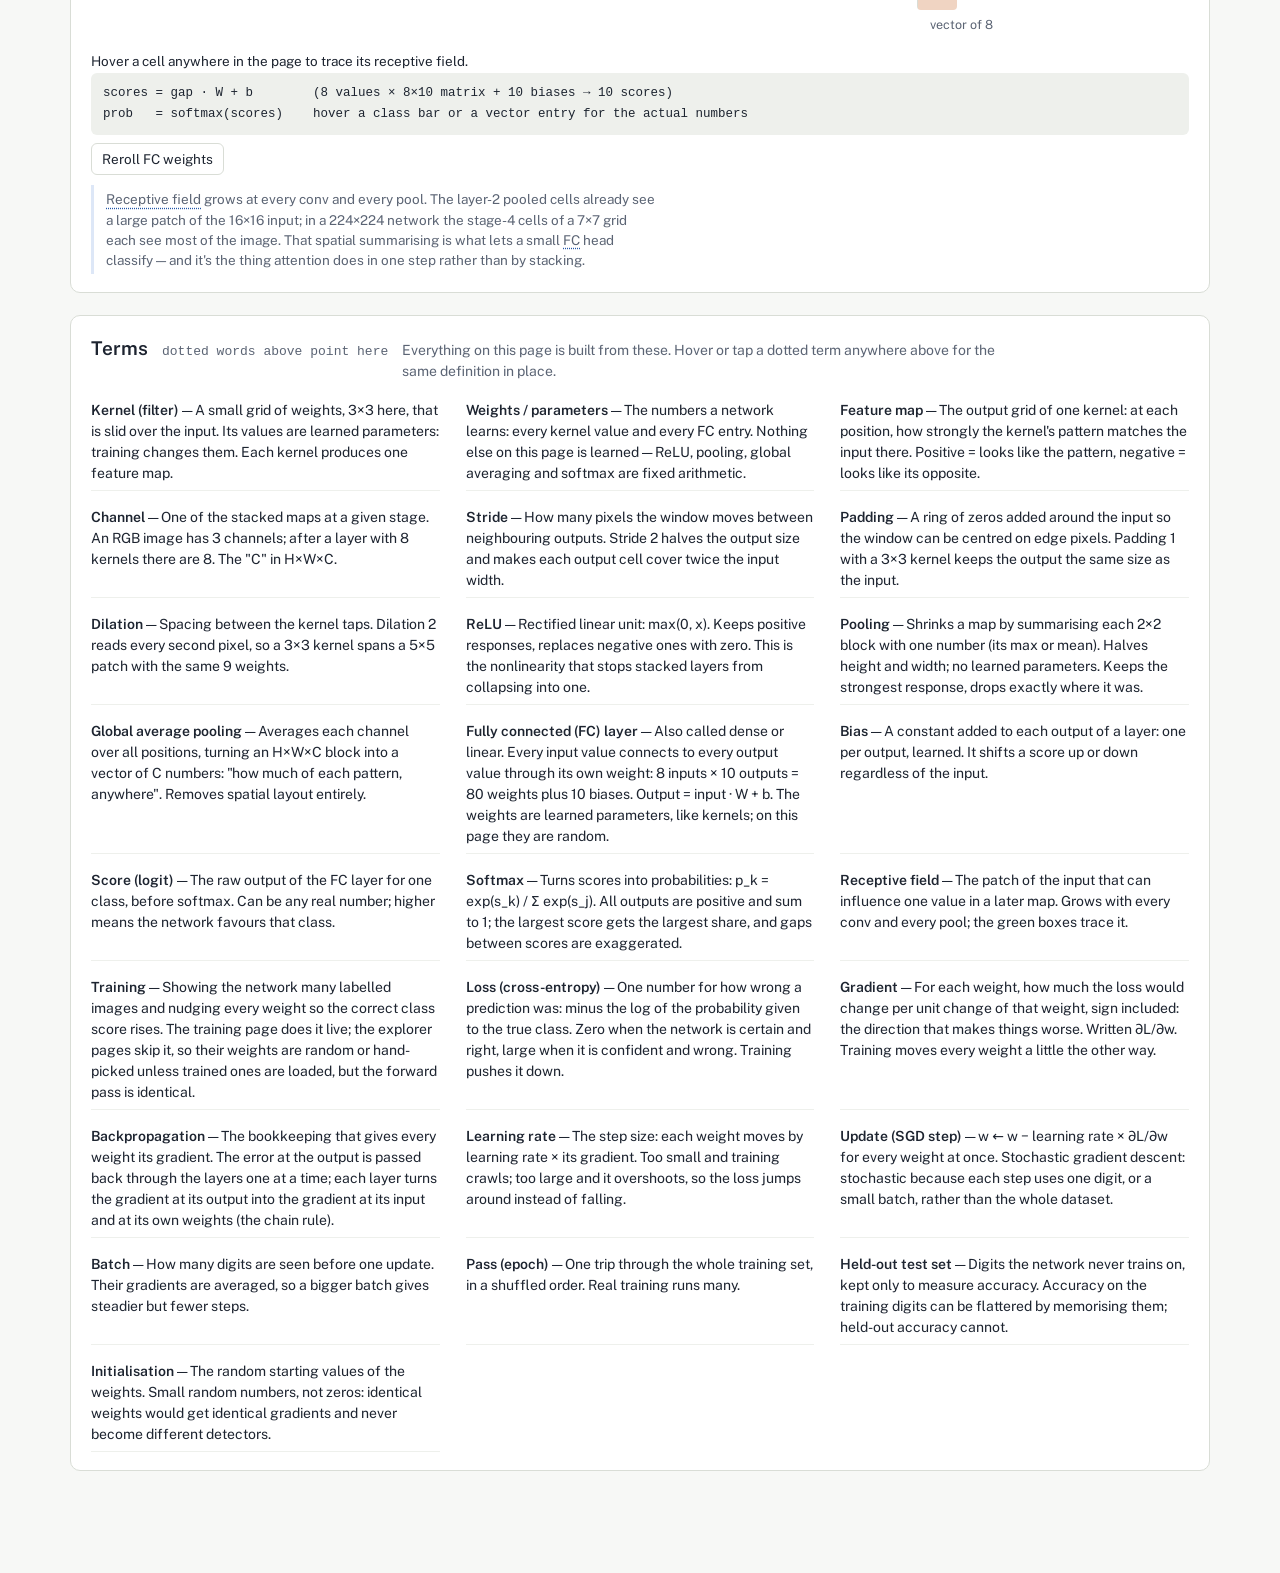
<file: cnn-2d/index.html>
<!DOCTYPE html>
<html lang="en">
<head>
<meta charset="utf-8">
<meta name="viewport" content="width=device-width, initial-scale=1, viewport-fit=cover">
<title>CNN explorer — what a convolution actually does</title>
<link rel="stylesheet" href="https://fonts.googleapis.com/css2?family=Public+Sans:ital,wght@0,400;0,500;0,600;1,400&display=swap">
<link rel="stylesheet" href="../ui/terms.css">
<style>
:root{
  box-sizing:border-box;
  padding-top:env(safe-area-inset-top,0px);
  padding-bottom:env(safe-area-inset-bottom,0px);
  --bg:#f7f8f6; --panel:#ffffff; --ink:#1d2430; --ink2:#5b6474; --line:#d9ddd6; --line2:#eef0ec;
  --accent:#2457a8; --accent-soft:#dde7f7;
  --pos:#e5641e; --neg:#2a6fd6; --zero:#f3f4f1;
  --hl:#ffd94a; --hl2:#3fae4b;
  --mono: "SF Mono", ui-monospace, Menlo, Consolas, monospace;
}
@media (prefers-color-scheme: dark){ :root:not([data-theme="light"]){
  --bg:#171a1f; --panel:#1f232a; --ink:#e8eaee; --ink2:#9aa3b2; --line:#343a44; --line2:#272c35;
  --accent:#7fa7ea; --accent-soft:#263650; --zero:#2a2f38; --hl:#d9b32d; --hl2:#5ad66a;
}}
:root[data-theme="dark"]{
  --bg:#171a1f; --panel:#1f232a; --ink:#e8eaee; --ink2:#9aa3b2; --line:#343a44; --line2:#272c35;
  --accent:#7fa7ea; --accent-soft:#263650; --zero:#2a2f38; --hl:#d9b32d; --hl2:#5ad66a;
}
html{scroll-padding-top:env(safe-area-inset-top,0px);}
*{box-sizing:inherit}
body{margin:0;background:var(--bg);color:var(--ink);font-family:"Public Sans",system-ui,sans-serif;font-size:15px;line-height:1.5;-webkit-font-smoothing:antialiased}
main{max-width:1180px;margin:0 auto;padding:28px 20px 80px}
h1{font-size:28px;font-weight:600;letter-spacing:-.01em;margin:0 0 6px}
h2{font-size:19px;font-weight:600;margin:0 0 4px}
p{margin:0 0 10px;max-width:68ch}
.lede{color:var(--ink2);font-size:15.5px;margin-bottom:10px}
.keys{display:flex;gap:18px;flex-wrap:wrap;font-size:13px;color:var(--ink2);margin-bottom:26px}
.keys span{display:inline-flex;align-items:center;gap:6px}
.keys i{display:inline-block;width:14px;height:14px;border-radius:3px;border:3px solid var(--hl)}
.keys i.g{border-color:var(--hl2)}
section{background:var(--panel);border:1px solid var(--line);border-radius:10px;padding:18px 20px;margin-bottom:22px}
.head{display:flex;align-items:baseline;gap:14px;flex-wrap:wrap;margin-bottom:12px}
.head .n{font-family:var(--mono);color:var(--ink2);font-size:13px}
.head p{color:var(--ink2);margin:0;flex:1 1 100%;font-size:14px}
.row{display:flex;gap:22px;flex-wrap:wrap;align-items:flex-start}
.col{flex:1 1 260px;min-width:0}
.col.narrow{flex:0 1 auto}
canvas{display:block;max-width:100%;touch-action:none;border-radius:4px}
.cap{font-size:13px;color:var(--ink2);margin-top:6px;font-variant-numeric:tabular-nums}
.cap b{color:var(--ink);font-weight:600}
.ctrls{display:flex;gap:8px;flex-wrap:wrap;align-items:center;margin:8px 0}
button,select{font:inherit;font-size:13.5px;color:var(--ink);background:var(--panel);border:1px solid var(--line);border-radius:6px;padding:5px 10px;cursor:pointer}
button:hover,select:hover{border-color:var(--accent)}
button:focus-visible,select:focus-visible,input:focus-visible{outline:2px solid var(--accent);outline-offset:2px}
button.primary{background:var(--accent);border-color:var(--accent);color:#fff}
button.sel{background:var(--accent-soft);border-color:var(--accent)}
label.ctl{display:inline-flex;align-items:center;gap:6px;font-size:13.5px;color:var(--ink2)}
input[type=range]{width:100%;accent-color:var(--accent)}
.kgrid{display:grid;grid-template-columns:repeat(3,52px);gap:4px}
.kgrid input{width:52px;height:40px;font:inherit;font-family:var(--mono);font-size:13px;text-align:center;border:1px solid var(--line);border-radius:5px;background:var(--panel);color:var(--ink)}
.math{font-family:var(--mono);font-size:12.5px;line-height:1.7;background:var(--line2);border-radius:6px;padding:10px 12px;overflow-x:auto;white-space:pre}
.math .sum{color:var(--accent);font-weight:600}
.arith{display:flex;gap:14px;align-items:center;flex-wrap:wrap}
.arith .tiny{text-align:center;font-size:12px;color:var(--ink2)}
.eq{font-size:22px;color:var(--ink2)}
.maps{display:flex;gap:14px;flex-wrap:wrap}
.maps > div{text-align:center;font-size:12.5px;color:var(--ink2)}
.maps canvas{margin:0 auto}
.legend{display:inline-flex;align-items:center;gap:6px;font-size:12.5px;color:var(--ink2);margin-left:auto}
.legend i{display:inline-block;width:34px;height:10px;border-radius:3px;background:linear-gradient(90deg,var(--neg),var(--zero),var(--pos))}
.note{font-size:13.5px;color:var(--ink2);border-left:3px solid var(--accent-soft);padding:4px 12px;margin-top:10px;max-width:72ch}
.banner{font-size:13.5px;background:var(--accent-soft);border:1px solid var(--accent);border-radius:8px;padding:8px 12px;margin:0 0 14px;max-width:78ch}
.banner a{color:var(--accent)}
.toggle{display:inline-flex;border:1px solid var(--line);border-radius:6px;overflow:hidden}
.toggle button{border:0;border-radius:0}
.toggle button+button{border-left:1px solid var(--line)}
/* pipeline */
.pipe{display:flex;gap:18px;align-items:flex-start;overflow-x:auto;padding:6px 2px 12px}
.stage{flex:0 0 auto;text-align:center;font-size:12.5px;color:var(--ink2)}
.stage .t{font-weight:500;color:var(--ink);margin-bottom:6px;white-space:nowrap}
.stack{display:grid;gap:6px}
.stack canvas{cursor:crosshair}
.arrow{flex:0 0 auto;align-self:center;color:var(--ink2);font-size:20px;padding-top:18px}
.bars{display:grid;grid-template-columns:auto 1fr auto;gap:4px 8px;align-items:center;min-width:220px;text-align:left}
.bars .lab{font-family:var(--mono);font-size:12.5px;color:var(--ink2)}
.bars .bar{height:14px;background:var(--line2);border-radius:3px;overflow:hidden;cursor:pointer}
.bars .bar i{display:block;height:100%;background:var(--accent);opacity:.75}
.bars .bar.top i{opacity:1}
.bars .bar.hov{outline:2px solid var(--hl2)}
.bars .v{font-family:var(--mono);font-size:12px;color:var(--ink2);min-width:3.5em;text-align:right}
.rfout{font-size:13.5px;margin-top:4px;min-height:1.6em}
.rfout b{font-weight:600}
.ledger{display:flex;gap:16px;flex-wrap:wrap;align-items:flex-end;margin:4px 0 14px;font-size:13px;color:var(--ink2)}
.ledger .p{min-width:120px}
.ledger .p b{display:block;color:var(--ink);font-weight:600;font-size:14px}
.ledger .p i{display:block;height:10px;border-radius:3px;background:var(--accent);margin:4px 0}
.ledger .p.none i{background:var(--line)}
@media (prefers-reduced-motion: reduce){ *{transition:none!important} }
.crumb{font-size:13px;color:var(--ink2);margin:0 0 10px}.crumb a{color:var(--accent);text-decoration:none}.crumb a:hover{text-decoration:underline}
</style>
</head>
<body>
<main>
<nav class="crumb"><a href="../">Visualising AI</a> › CNN, 2D explorer</nav>
<h1>CNN explorer</h1>
<p class="lede">A stage diagram says "Conv 3×3 → ReLU → MaxPool → … → FC". This page shows the arithmetic those boxes stand for, on an input you draw, with every intermediate tensor visible all the way to the class scores. Everything downstream recomputes when you change something upstream.</p>
<div class="keys"><span><i></i> window the kernel is currently reading (forward)</span><span><i class="g"></i> receptive field: hover any cell of any map to see every upstream patch that feeds it, back to the pixels</span></div>

<!-- 1 INPUT + KERNEL -->
<section id="s1">
  <div class="head"><h2>Input and kernel</h2><span class="n">16×16×1 image, one 3×3 filter</span>
    <p>Paint on the grid (click–drag; right-drag or shift erases). Pixel values are 0–1. The kernel is the set of learned weights in a real network; here you pick or type them.</p></div>
  <div class="row">
    <div class="col narrow">
      <canvas id="cIn" width="320" height="320"></canvas>
      <div class="ctrls" id="inPresets"></div>
    </div>
    <div class="col narrow">
      <div class="kgrid" id="kgrid"></div>
      <div class="ctrls"><select id="kPreset"></select><button id="kRand">Random</button></div>
      <div class="cap">Kernel slot in use: <b id="kSlotLbl">1</b> of 4 (bank in stage 4)</div>
    </div>
    <div class="col">
      <div class="ctrls">
        <label class="ctl">stride <select id="stride"><option>1</option><option>2</option><option>3</option></select></label>
        <label class="ctl">padding <select id="pad"><option>0</option><option selected>1</option><option>2</option></select></label>
        <label class="ctl">dilation <select id="dil"><option>1</option><option>2</option></select></label>
      </div>
      <div class="math" id="shapeMath"></div>
      <div class="note">Padding adds a border of zeros so edge pixels get a full window. Stride is how far the window jumps. Dilation spreads the kernel taps apart so the same 9 weights cover a wider area. All three only change <em>where</em> the window lands; the arithmetic at each position is identical.</div>
    </div>
  </div>
</section>

<!-- 2 CONVOLUTION STEP -->
<section id="s2">
  <div class="head"><h2>Convolution, one position at a time</h2><span class="n">out[i,j] = Σ window ⊙ kernel</span>
    <p>Scrub through the output positions. The yellow window on the (padded) input is multiplied elementwise with the kernel and summed into one output cell. That is the whole operation; a conv layer is this repeated at every position and for every kernel.</p></div>
  <div class="row">
    <div class="col narrow">
      <canvas id="cPadIn" width="340" height="340"></canvas>
      <div class="cap">Padded input, window at output <b id="posLbl">(0, 0)</b></div>
    </div>
    <div class="col narrow">
      <canvas id="cOut" width="300" height="300"></canvas>
      <div class="cap">Feature map (raw) <span class="legend" style="margin-left:10px"><span>−</span><i></i><span>+</span></span></div>
    </div>
    <div class="col">
      <div class="arith">
        <div><canvas id="cWin" width="96" height="96"></canvas><div class="tiny">window</div></div>
        <div class="eq">⊙</div>
        <div><canvas id="cKer" width="96" height="96"></canvas><div class="tiny">kernel</div></div>
        <div class="eq">=</div>
        <div><canvas id="cProd" width="96" height="96"></canvas><div class="tiny">products</div></div>
      </div>
      <div class="math" id="stepMath"></div>
      <input type="range" id="stepSlider" min="0" max="195" value="0">
      <div class="ctrls">
        <button id="prev">← prev</button><button id="play" class="primary">Play</button><button id="next">next →</button>
        <label class="ctl">speed <select id="speed"><option value="300">slow</option><option value="120" selected>normal</option><option value="40">fast</option></select></label>
      </div>
    </div>
  </div>
</section>

<!-- 3 RELU + POOL -->
<section id="s3">
  <div class="head"><h2>Nonlinearity and pooling</h2><span class="n">ReLU · pool 2×2 / stride 2</span>
    <p>ReLU clips negatives to zero: it keeps "evidence for" the pattern and drops "evidence against". Pooling then keeps the strongest (or average) response in each 2×2 block, halving height and width. Hover any cell: its receptive field lights up in green on the earlier maps and on the input. Neither step has learned parameters.</p></div>
  <div class="row">
    <div class="col narrow"><canvas id="cRaw" width="220" height="220"></canvas><div class="cap">raw conv output <b id="rawShape"></b></div></div>
    <div class="col narrow"><canvas id="cRelu" width="220" height="220"></canvas><div class="cap">after ReLU <b id="reluShape"></b></div></div>
    <div class="col narrow"><canvas id="cPool" width="220" height="220"></canvas><div class="cap">after pool <b id="poolShape"></b></div></div>
    <div class="col">
      <div class="ctrls"><span class="toggle"><button id="actRelu" class="sel">ReLU</button><button id="actNone">no activation</button></span>
        <span class="toggle"><button id="poolMax" class="sel">max</button><button id="poolAvg">average</button></span></div>
      <div class="math" id="poolMath">hover a pooled cell</div>
      <div class="note">Without the nonlinearity, two stacked conv layers collapse into one bigger linear filter: nothing new could be computed by going deeper. Try "no activation" and notice the pooled map now carries negative values through.</div>
    </div>
  </div>
</section>

<!-- 4 CHANNELS -->
<section id="s4">
  <div class="head"><h2>Many kernels, then a kernel over all channels</h2><span class="n">layer 1: 4 × (3×3×1) · layer 2: 8 × (3×3×4)</span>
    <p>A conv layer has many kernels; each produces its own feature map, and the maps stack into channels. The step that diagrams hide: a kernel in the <em>next</em> layer is not 3×3, it is 3×3×C — one 3×3 slice per input channel. Each slice convolves its channel, and the partial maps are summed into a single output. Shown here for the first of the eight layer-2 kernels. Click a bank slot to make it the kernel used in stages 1–3.</p></div>
  <div class="row">
    <div class="col">
      <div class="cap" style="margin:0 0 6px">Layer 1 bank — 4 kernels → 4 feature maps (after ReLU + pool)</div>
      <div class="maps" id="bank"></div>
    </div>
  </div>
  <div class="row" style="margin-top:16px">
    <div class="col">
      <div class="cap" style="margin:0 0 6px">Layer 2, kernel 1 — four slices, four partial sums, one output map</div>
      <div class="maps" id="layer2"></div>
      <div class="ctrls"><button id="l2Rand">Reroll layer-2 kernels</button><span class="cap">The output is a detector for a <em>combination</em> of layer-1 patterns at neighbouring positions — this is how edges become corners, and corners become parts.</span></div>
    </div>
  </div>
</section>

<!-- 5 PIPELINE TO PREDICTION -->
<section id="s5">
  <div class="head"><h2>From feature maps to a prediction</h2><span class="n">pool 1 → conv 2 + ReLU → pool 2 → global average → FC → softmax</span>
    <p>The whole network end to end. After the last pooling, each channel is averaged over space into one number (global average pooling), so the image becomes a vector of 8 "how much of pattern <i>j</i> is present, anywhere". A fully connected (FC) layer maps that vector to 10 class scores: each of the 8 values connects to each of the 10 classes through its own weight, so the FC layer is just an 8×10 grid of numbers plus 10 biases — learned parameters exactly like the kernels, and the only other kind the network has. Softmax turns scores into probabilities. Hover any map cell for its receptive field, a vector entry to see which map it summarises, an FC weight to see which average and class it connects, or a class bar to see how its score is built. <span id="wnote">Layer-2 and FC weights here are random, so the prediction is arbitrary — training is what moves these weights until the right bar wins.</span> The mechanics are exactly what a trained network does.</p></div>
  <div class="ledger" id="ledger"></div>
  <div class="pipe" id="pipe"></div>
  <div class="rfout" id="rfout">Hover a cell anywhere in the page to trace its receptive field.</div>
  <div class="math" id="headMath"></div>
  <div class="ctrls"><button id="fcRand">Reroll FC weights</button></div>
  <div class="note">Receptive field grows at every conv and every pool. The layer-2 pooled cells already see a large patch of the 16×16 input; in a 224×224 network the stage-4 cells of a 7×7 grid each see most of the image. That spatial summarising is what lets a small FC head classify — and it's the thing attention does in one step rather than by stacking.</div>
</section>
<section id="s6">
  <div class="head"><h2>Terms</h2><span class="n">dotted words above point here</span>
    <p>Everything on this page is built from these. Hover or tap a dotted term anywhere above for the same definition in place.</p></div>
  <div class="gloss" id="gloss"></div>
</section>
</main>
<div id="tip" role="tooltip"></div>

<script type="module">
import { K, outSize, forward as forwardCore, footprint as footprintCore, kernelPresets, defaultBank, inputPresets } from '../core/cnn.js';
import { installTerms } from '../ui/terms.js';
import { fmt, isDark, cssVar, divColor, grayColor, maxAbs, drawGrid, cellAt } from '../ui/grid.js';
import { loadTrained, showTrainedBanner } from '../ui/trained.js';
const N = 16, C1 = 4, C2 = 8, NC = 10;
const $ = id => document.getElementById(id);

// ---------- state ----------
const input = new Float32Array(N*N);
const bank = defaultBank.map(k=>k.slice()); // layer-1 kernels: hand-picked edge detectors, editable below
let kSlot = 0;
let stride=1, pad=1, dil=1, step=0, relu=true, poolMode='max', playing=null;
let l2 = null;  // C2 kernels × C1 slices × 9
let W = null, B = null; // FC
let probe = null;       // {stage, rect:[r0,r1,c0,c1], chs:Set|null} | {kind:'gap',f} | {kind:'class',c}

// ---------- helpers ----------
const clamp=(v,a,b)=>Math.max(a,Math.min(b,v));
function hoverable(cv, stage, ch){ // register receptive-field probing
  cv.addEventListener('pointermove',ev=>{ const p=cellAt(cv,ev); const np = p? {stage,rect:[p[0],p[0],p[1],p[1]],ch} : null;
    if(JSON.stringify(np)!==JSON.stringify(probe)){ probe=np; renderAll(); } });
  cv.addEventListener('pointerleave',()=>{ if(probe){ probe=null; renderAll(); } });
}

// ---------- compute (the maths lives in ../core/cnn.js) ----------
function padded(src,n){ const P=n+2*pad, out=new Float32Array(P*P);
  for(let r=0;r<n;r++)for(let c=0;c<n;c++) out[(r+pad)*P+c+pad]=src[r*n+c]; return out; }
function forward(){
  const S=forwardCore({input,N,bank,l2,W,B,stride,pad,dil,poolMode,activation:relu?'relu':'none'});
  S.P=N+2*pad; S.pin=padded(input,N); // the zero-padded input, drawn in stage 2
  return S;
}

// receptive-field propagation: rects per stage + which channel sets are lit (core footprint).
// Head probes show only their direct link (the rest is drawn in renderPipe): a global-average entry lights its own
// pool-2 map; an FC weight and a class light the averages. The cone back to the input is not drawn there: it would be the whole image.
function footprint(S){
  if(!probe) return {};
  if(probe.kind==='gap') return {pool2:{rect:[0,S.Q2-1,0,S.Q2-1],chs:new Set([probe.f])}};
  if(probe.kind==='class'||probe.kind==='fc') return {};
  return footprintCore(probe,S);
}
const lit=(R,st,ch)=> R[st] && (R[st].chs===null || R[st].chs.has(ch)) ? R[st].rect : null;

// ---------- render ----------
function renderAll(){
  const S=forward(); const R=footprint(S);
  const ker=bank[kSlot], out=S.c1[kSlot], O=S.O, Q=S.Q;
  const total=O*O; step=clamp(step,0,total-1);
  $('stepSlider').max=total-1; $('stepSlider').value=step;
  const i=Math.floor(step/O), j=step%O; const scale=maxAbs(out);

  // stage 1
  drawGrid($('cIn'),input,N,N,{rect:R.input&&R.input.rect});
  $('shapeMath').textContent =
`output size = ⌊(N + 2·pad − dil·(k−1) − 1) / stride⌋ + 1
            = ⌊(${N} + ${2*pad} − ${dil}·${K-1} − 1) / ${stride}⌋ + 1
            = ${O}
feature map: ${O}×${O}   (from ${N}×${N})
effective kernel extent: ${dil*(K-1)+1}×${dil*(K-1)+1}`;

  // stage 2
  const taps=[]; for(let a=0;a<K;a++)for(let b=0;b<K;b++) taps.push([i*stride+a*dil, j*stride+b*dil]);
  drawGrid($('cPadIn'),S.pin,S.P,S.P,{padBorder:pad>0,pad,taps,rect:R.padIn&&R.padIn.rect});
  drawGrid($('cOut'),out,O,O,{mode:'div',scale,cell:[i,j],labels:O<=8,rect:lit(R,'conv1',kSlot)});
  $('posLbl').textContent=`(${i}, ${j})`;
  const win=taps.map(([r,c])=>S.pin[r*S.P+c]); const prod=win.map((v,q)=>v*ker[q]); const sum=prod.reduce((a,b)=>a+b,0);
  drawGrid($('cWin'),win,K,K,{labels:true});
  drawGrid($('cKer'),ker,K,K,{mode:'div',scale:maxAbs(ker),labels:true});
  drawGrid($('cProd'),prod,K,K,{mode:'div',scale:maxAbs(prod),labels:true});
  $('stepMath').innerHTML = `out[${i},${j}] = ${prod.map((p,q)=>`${fmt(win[q])}×${fmt(ker[q])}`).join(' + ')}\n        = <span class="sum">${fmt(sum)}</span>`;

  // stage 3
  const a=S.a1[kSlot], pl=S.p1[kSlot];
  drawGrid($('cRaw'),out,O,O,{mode:'div',scale,rect:lit(R,'conv1',kSlot)});
  drawGrid($('cRelu'),a,O,O,{mode:'div',scale,rect:lit(R,'conv1',kSlot)});
  drawGrid($('cPool'),pl,Q,Q,{mode:'div',scale:maxAbs(pl),labels:Q<=8,rect:lit(R,'pool1',kSlot)});
  $('rawShape').textContent=`${O}×${O}`; $('reluShape').textContent=`${O}×${O}`; $('poolShape').textContent=`${Q}×${Q}`;
  if(probe && probe.stage==='pool1' && probe.ch===kSlot){ const r=probe.rect[0], c=probe.rect[2];
    const v=[]; for(const [rr,cc] of [[2*r,2*c],[2*r,2*c+1],[2*r+1,2*c],[2*r+1,2*c+1]]) if(rr<O&&cc<O) v.push(a[rr*O+cc]);
    $('poolMath').textContent=`pool[${r},${c}] = ${poolMode}( ${v.map(fmt).join(', ')} ) = ${fmt(pl[r*Q+c])}`; }
  else $('poolMath').textContent='hover a pooled cell';

  // stage 4 bank
  const bankEl=$('bank'); bankEl.innerHTML='';
  bank.forEach((kk,idx)=>{
    const d=document.createElement('div');
    const ck=document.createElement('canvas'); ck.width=ck.height=60; ck.style.cursor='pointer'; ck.title='use this kernel in stages 1–3';
    const cm=document.createElement('canvas'); cm.width=cm.height=110;
    drawGrid(ck,kk,K,K,{mode:'div',scale:maxAbs(kk)}); drawGrid(cm,S.p1[idx],Q,Q,{mode:'div',scale:maxAbs(S.p1[idx]),rect:lit(R,'pool1',idx)});
    hoverable(cm,'pool1',idx);
    const lab=document.createElement('div'); lab.textContent=`kernel ${idx+1}${idx===kSlot?' (shown above)':''} → map ${idx+1}`;
    if(idx===kSlot){ ck.style.outline='2px solid var(--accent)'; ck.style.outlineOffset='2px'; }
    ck.onclick=()=>{ kSlot=idx; syncKgrid(); $('kSlotLbl').textContent=idx+1; renderAll(); };
    d.append(ck,document.createElement('br'),cm,lab); bankEl.append(d);
  });
  // stage 4 layer-2 decomposition (kernel 1)
  const l2El=$('layer2'); l2El.innerHTML='';
  const ps=Math.max(...S.parts[0].map(maxAbs));
  S.parts[0].forEach((part,idx)=>{ const d=document.createElement('div');
    const ck=document.createElement('canvas'); ck.width=ck.height=60; const cm=document.createElement('canvas'); cm.width=cm.height=110;
    drawGrid(ck,l2[0][idx],K,K,{mode:'div',scale:maxAbs(l2[0][idx])}); drawGrid(cm,part,Q,Q,{mode:'div',scale:ps,rect:lit(R,'conv2',0)});
    hoverable(cm,'conv2',0);
    const lab=document.createElement('div'); lab.textContent=`slice ${idx+1} ⊛ map ${idx+1}`;
    d.append(ck,document.createElement('br'),cm,lab); l2El.append(d); });
  const plus=document.createElement('div'); plus.className='eq'; plus.style.alignSelf='center'; plus.textContent='Σ ='; l2El.append(plus);
  const dOut=document.createElement('div'); const cs=document.createElement('canvas'); cs.width=cs.height=110;
  drawGrid(cs,S.c2[0],Q,Q,{mode:'div',scale:maxAbs(S.c2[0]),rect:lit(R,'conv2',0)}); hoverable(cs,'conv2',0);
  const lab=document.createElement('div'); lab.textContent=`layer-2 map 1 (raw) ${Q}×${Q}`;
  dOut.append(cs,lab); l2El.append(dOut);

  // stage 5 pipeline
  renderPipe(S,R);
  // readout
  const ro=$('rfout');
  if(probe&&probe.kind==='gap') ro.innerHTML=`<b>global-average entry ${probe.f+1}</b> is the mean of pool-2 map ${probe.f+1} (outlined). Through that map it sees the whole image, so the cone back to the input is not drawn.`;
  else if(probe&&probe.kind==='fc') ro.innerHTML=`<b>FC weight</b> row ${probe.f+1}, class ${probe.c} links global-average entry ${probe.f+1} to class ${probe.c}: one of the 8 terms of that class's score.`;
  else if(probe&&probe.kind==='class') ro.innerHTML=`<b>class ${probe.c}</b> reads only the 8 global averages, each through its own weight in column ${probe.c} of W. Nothing spatial survives to here.`;
  else if(R.input){ const [r0,r1,c0,c1]=R.input.rect; const src=`${probe.stage.replace(/([0-9])/,' $1')}${probe.ch!=null?` map ${probe.ch+1}`:''} cell (${probe.rect[0]}, ${probe.rect[2]})`;
    ro.innerHTML=`<b>${src}</b> sees input rows ${r0}–${r1}, cols ${c0}–${c1}: a <b>${r1-r0+1}×${c1-c0+1}</b> patch of the ${N}×${N} image${R.padIn && (R.padIn.rect[0]<pad||R.padIn.rect[2]<pad||R.padIn.rect[1]>=N+pad||R.padIn.rect[3]>=N+pad)?' (plus zero padding beyond the edge)':''}.`; }
  else ro.textContent='Hover a cell anywhere in the page to trace its receptive field.';
}

function renderPipe(S,R){
  const pipe=$('pipe'); pipe.innerHTML='';
  const stage=(title,sub)=>{ const d=document.createElement('div'); d.className='stage'; const t=document.createElement('div'); t.className='t'; t.textContent=title; d.append(t); const s=document.createElement('div'); s.className='stack'; d.append(s); if(sub){const c=document.createElement('div'); c.textContent=sub; c.style.marginTop='6px'; d.append(c);} return [d,s]; };
  const arrow=()=>{ const a=document.createElement('div'); a.className='arrow'; a.textContent='→'; return a; };
  const mapsCol=(title,maps,n,st,sub,cols)=>{ const [d,s]=stage(title,sub); s.style.gridTemplateColumns=`repeat(${cols},auto)`;
    const sc=Math.max(...maps.map(maxAbs));
    maps.forEach((m,idx)=>{ const cv=document.createElement('canvas'); const px= n<=4? 48:72; cv.width=cv.height=px;
      drawGrid(cv,m,n,n,{mode:'div',scale:sc,rect:lit(R,st,idx),outline: probe&&probe.kind==='gap'&&st==='pool2'&&probe.f===idx});
      hoverable(cv,st,idx); s.append(cv); }); return d; };
  pipe.append(mapsCol('pool 1',S.p1,S.Q,'pool1',`4 maps ${S.Q}×${S.Q}`,2), arrow());
  pipe.append(mapsCol('conv 2 + ReLU',S.a2,S.Q,'conv2',`8 maps ${S.Q}×${S.Q}`,4), arrow());
  pipe.append(mapsCol('pool 2',S.p2,S.Q2,'pool2',`8 maps ${S.Q2}×${S.Q2}`,4), arrow());
  // GAP vector
  { const [d,s]=stage('global average',`vector of 8`); s.style.gridTemplateColumns='auto';
    const cv=document.createElement('canvas'); cv.width=40; cv.height=8*40; cv.style.cursor='pointer';
    drawGrid(cv,S.gap,1,C2,{mode:'div',scale:maxAbs(S.gap),labels:true, rect: !probe? null : probe.kind==='gap'||probe.kind==='fc'? [probe.f,probe.f,0,0] : probe.kind==='class'? [0,C2-1,0,0] : null});
    cv.addEventListener('pointermove',ev=>{ const p=cellAt(cv,ev); const np=p?{kind:'gap',f:p[0]}:null; if(JSON.stringify(np)!==JSON.stringify(probe)){probe=np;renderAll();} });
    cv.addEventListener('pointerleave',()=>{ if(probe){probe=null;renderAll();} });
    s.append(cv); pipe.append(d, arrow()); }
  // FC weights
  { const [d,s]=stage('FC weights',`8 × 10, plus 10 biases`); s.style.gridTemplateColumns='auto';
    const flat=new Float32Array(C2*NC); for(let f=0;f<C2;f++)for(let c=0;c<NC;c++) flat[f*NC+c]=W[f][c];
    const cv=document.createElement('canvas'); cv.width=NC*22; cv.height=C2*22;
    let rect=null; if(probe&&probe.kind==='gap') rect=[probe.f,probe.f,0,NC-1]; if(probe&&probe.kind==='class') rect=[0,C2-1,probe.c,probe.c]; if(probe&&probe.kind==='fc') rect=[probe.f,probe.f,probe.c,probe.c];
    drawGrid(cv,flat,NC,C2,{mode:'div',scale:maxAbs(flat),rect}); cv.style.cursor='pointer';
    cv.addEventListener('pointermove',ev=>{ const p=cellAt(cv,ev); const np=p?{kind:'fc',f:p[0],c:p[1]}:null; if(JSON.stringify(np)!==JSON.stringify(probe)){probe=np;renderAll();} });
    cv.addEventListener('pointerleave',()=>{ if(probe){probe=null;renderAll();} });
    s.append(cv); const c2=document.createElement('div'); c2.textContent='rows: features · cols: classes'; c2.style.marginTop='4px'; d.append(c2); pipe.append(d, arrow()); }
  // bars
  { const [d,s]=stage('scores → softmax','hover a class'); s.style.gridTemplateColumns='auto';
    const bars=document.createElement('div'); bars.className='bars'; const top=S.prob.indexOf(Math.max(...S.prob));
    for(let c=0;c<NC;c++){ const lab=document.createElement('div'); lab.className='lab'; lab.textContent=`class ${c}`;
      const bar=document.createElement('div'); bar.className='bar'+(c===top?' top':'')+(probe&&(probe.kind==='class'||probe.kind==='fc')&&probe.c===c?' hov':''); const i=document.createElement('i'); i.style.width=(S.prob[c]*100)+'%'; bar.append(i);
      const v=document.createElement('div'); v.className='v'; v.textContent=(S.prob[c]*100).toFixed(1)+'%';
      [lab,bar,v].forEach(el=>{ el.addEventListener('pointerenter',()=>{ if(!(probe&&probe.kind==='class'&&probe.c===c)){ probe={kind:'class',c}; renderAll(); } }); });
      bars.append(lab,bar,v); }
    bars.addEventListener('pointerleave',()=>{ probe=null; renderAll(); });
    s.append(bars); pipe.append(d); }
  // head math
  const hm=$('headMath');
  if(probe&&probe.kind==='class'){ const c=probe.c; const terms=S.gap.map((g,f)=>`${fmt(g)}×${fmt(W[f][c])}`).join(' + ');
    hm.innerHTML=`score[${c}] = Σ_f gap[f]·W[f,${c}] + b[${c}]\n         = ${terms} + ${fmt(B[c])}\n         = <span class="sum">${fmt(S.logits[c])}</span>\nsoftmax  = exp(score[${c}]) / Σ_k exp(score[k]) = <span class="sum">${(S.prob[c]*100).toFixed(1)}%</span>`; }
  else if(probe&&probe.kind==='fc'){ const {f,c}=probe; hm.innerHTML=`W[row ${f+1}, class ${c}] = ${fmt(W[f][c])}: multiplies global-average entry ${f+1} into the score of class ${c}\n         ${fmt(S.gap[f])} × ${fmt(W[f][c])} = <span class="sum">${fmt(S.gap[f]*W[f][c])}</span>, one of the 8 terms of score[${c}] = ${fmt(S.logits[c])}`; }
  else if(probe&&probe.kind==='gap'){ const f=probe.f; hm.innerHTML=`gap[${f+1}] = mean of pool-2 map ${f+1} (${S.Q2}×${S.Q2} = ${S.Q2*S.Q2} values) = <span class="sum">${fmt(S.gap[f])}</span>\nfeeds every class through row ${f+1} of W (highlighted)`; }
  else hm.textContent=`scores = gap · W + b        (8 values × 8×10 matrix + 10 biases → 10 scores)\nprob   = softmax(scores)    hover a class bar or a vector entry for the actual numbers`;
}

// ---------- kernel UI ----------
function syncKgrid(){ [...$('kgrid').children].forEach((inp,q)=>inp.value=fmt(bank[kSlot][q])); }
for(let q=0;q<9;q++){ const inp=document.createElement('input'); inp.type='text'; inp.inputMode='decimal';
  inp.onchange=()=>{ const v=parseFloat(inp.value); bank[kSlot][q]=isNaN(v)?0:v; inp.value=fmt(bank[kSlot][q]); renderAll(); };
  $('kgrid').append(inp); }
Object.keys(kernelPresets).forEach(k=>{ const o=document.createElement('option'); o.textContent=k; $('kPreset').append(o); });
$('kPreset').onchange=e=>{ bank[kSlot]=kernelPresets[e.target.value].slice(); syncKgrid(); renderAll(); };
$('kRand').onclick=()=>{ bank[kSlot]=Array.from({length:9},()=>+(Math.random()*2-1).toFixed(2)); syncKgrid(); renderAll(); };
const rnd=(n,s=1)=>Array.from({length:n},()=>+((Math.random()*2-1)*s).toFixed(2));
function rerollL2(){ l2=Array.from({length:C2},()=>Array.from({length:C1},()=>rnd(9))); }
function rerollFC(){ W=Array.from({length:C2},()=>rnd(NC,0.6)); B=rnd(NC,0.3); }
$('l2Rand').onclick=()=>{ rerollL2(); renderAll(); };
$('fcRand').onclick=()=>{ rerollFC(); renderAll(); };

// ---------- input UI ----------
const inPresets=Object.fromEntries(Object.entries(inputPresets(N)).map(([name,make])=>[name,()=>input.set(make())])); // presets live in ../core/cnn.js
function set(r,c,v){ if(r>=0&&c>=0&&r<N&&c<N) input[r*N+c]=v; }
Object.entries(inPresets).forEach(([name,fn])=>{ const b=document.createElement('button'); b.textContent=name; b.onclick=()=>{ fn(); renderAll(); }; $('inPresets').append(b); });
let painting=false, erase=false;
function paintAt(ev){ const p=cellAt($('cIn'),ev); if(!p) return; const [r,c]=p;
  set(r,c, erase?0:1); if(!erase){ set(r+1,c,Math.max(input[(r+1)*N+c]||0,.4)); set(r,c+1,Math.max(input[r*N+c+1]||0,.4)); } else { set(r+1,c,0); set(r,c+1,0); } renderAll(); }
$('cIn').addEventListener('pointerdown',ev=>{ painting=true; erase=ev.button===2||ev.shiftKey; $('cIn').setPointerCapture(ev.pointerId); paintAt(ev); });
$('cIn').addEventListener('pointermove',ev=>{ if(painting) paintAt(ev); });
$('cIn').addEventListener('pointerup',()=>painting=false);
$('cIn').addEventListener('contextmenu',ev=>ev.preventDefault());

// ---------- controls ----------
$('stride').onchange=e=>{ stride=+e.target.value; step=0; renderAll(); };
$('pad').onchange=e=>{ pad=+e.target.value; step=0; renderAll(); };
$('dil').onchange=e=>{ dil=+e.target.value; step=0; renderAll(); };
$('stepSlider').oninput=e=>{ step=+e.target.value; renderAll(); };
$('prev').onclick=()=>{ step--; renderAll(); };
$('next').onclick=()=>{ step=(step+1)%(outSize(N,{stride,pad,dil})**2); renderAll(); };
function stopPlay(){ clearInterval(playing); playing=null; $('play').textContent='Play'; }
$('play').onclick=()=>{ if(playing){ stopPlay(); return; } $('play').textContent='Pause';
  playing=setInterval(()=>{ const t=outSize(N,{stride,pad,dil})**2; step=(step+1)%t; renderAll(); if(step===t-1) stopPlay(); }, +$('speed').value); };
$('speed').onchange=()=>{ if(playing){ stopPlay(); $('play').click(); } };
$('actRelu').onclick=()=>{ relu=true; $('actRelu').classList.add('sel'); $('actNone').classList.remove('sel'); renderAll(); };
$('actNone').onclick=()=>{ relu=false; $('actNone').classList.add('sel'); $('actRelu').classList.remove('sel'); renderAll(); };
$('poolMax').onclick=()=>{ poolMode='max'; $('poolMax').classList.add('sel'); $('poolAvg').classList.remove('sel'); renderAll(); };
$('poolAvg').onclick=()=>{ poolMode='avg'; $('poolAvg').classList.add('sel'); $('poolMax').classList.remove('sel'); renderAll(); };
// static canvases with receptive-field probing
[['cOut','conv1'],['cRaw','conv1'],['cRelu','conv1'],['cPool','pool1']].forEach(([id,st])=>{ const cv=$(id);
  cv.addEventListener('pointermove',ev=>{ const p=cellAt(cv,ev); const np=p?{stage:st,rect:[p[0],p[0],p[1],p[1]],ch:kSlot}:null;
    if(JSON.stringify(np)!==JSON.stringify(probe)){probe=np;renderAll();} });
  cv.addEventListener('pointerleave',()=>{ if(probe){probe=null;renderAll();} }); });
matchMedia('(prefers-color-scheme: dark)').addEventListener('change',renderAll);

// ---------- terms: shared mechanism in ../ui/terms.js (array, tooltip, glossary) ----------
// parameter ledger
function renderLedger(){
  const l1=K*K*C1, l2n=K*K*C1*C2, fc=C2*NC, bias=NC; const mx=Math.max(l1,l2n,fc);
  const cell=(name,n,sub,none)=>`<div class="p${none?' none':''}"><b>${n}</b><i style="width:${Math.max(6,100*n/mx)}%"></i>${name}<br><span>${sub}</span></div>`;
  $('ledger').innerHTML = `<div style="flex:1 1 100%;margin-bottom:-6px">Learned parameters in this network, and where they sit:</div>`
    + cell('layer-1 kernels',l1,`${C1} kernels × 3×3`) + cell('layer-2 kernels',l2n,`${C2} kernels × 3×3×${C1}`) + cell('FC weights',fc,`${C2} × ${NC}`) + cell('FC biases',bias,`one per class`)
    + cell('ReLU · pooling · global average · softmax',0,'fixed arithmetic, nothing learned',true);
}
installTerms({selectors:'.lede, .head p, .note', tip:$('tip'), gloss:$('gloss')}); renderLedger();

// ---------- init ----------
const trained = loadTrained();
if (trained) { trained.bank.forEach((k, i) => { bank[i] = k.slice(); }); l2 = trained.l2; W = trained.W; B = trained.B; showTrainedBanner(document.querySelector('h1'), trained);
  $('wnote').textContent = `Layer-2 and FC weights here were trained on the training page (${trained.meta.digits} digits), so the prediction means something for digits; the mechanics are the same either way.`; }
else { rerollL2(); rerollFC(); }
inPresets['7'](); syncKgrid(); renderAll();
</script>
</body>
</html>
</file>
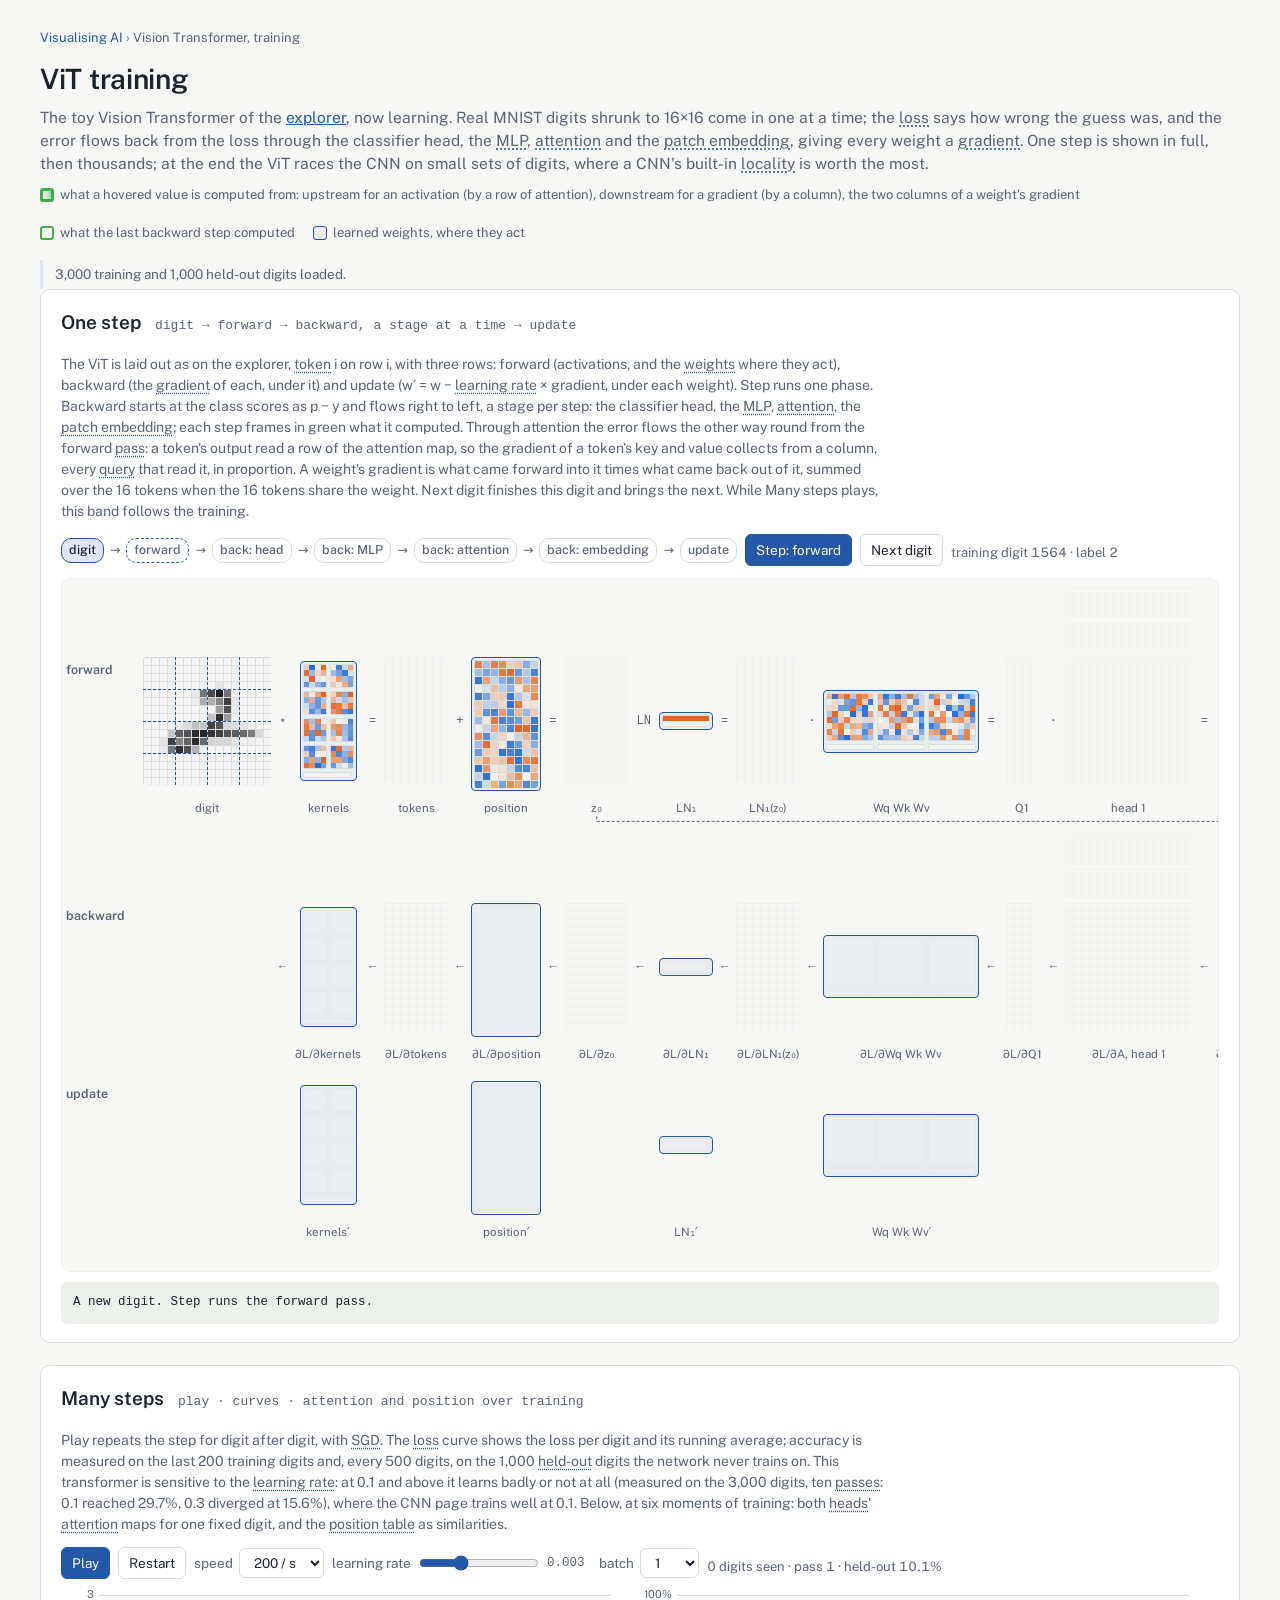
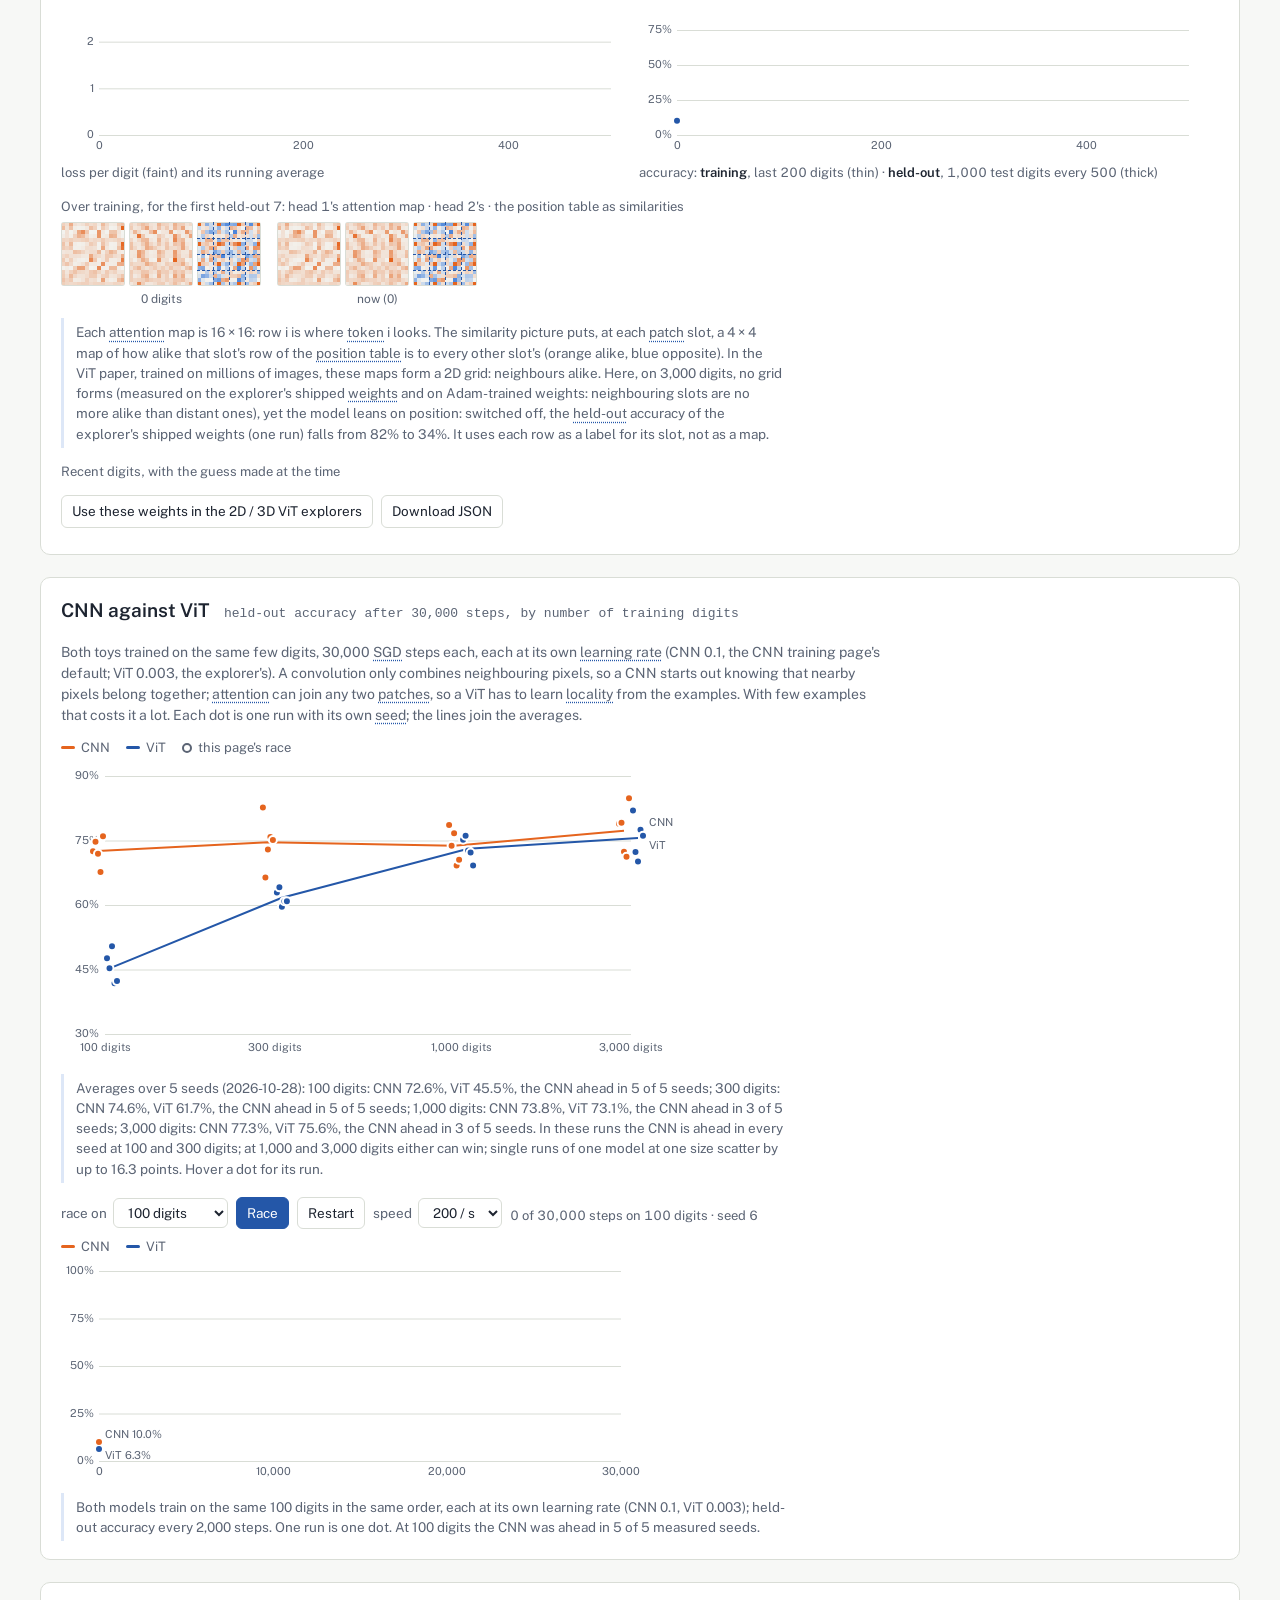
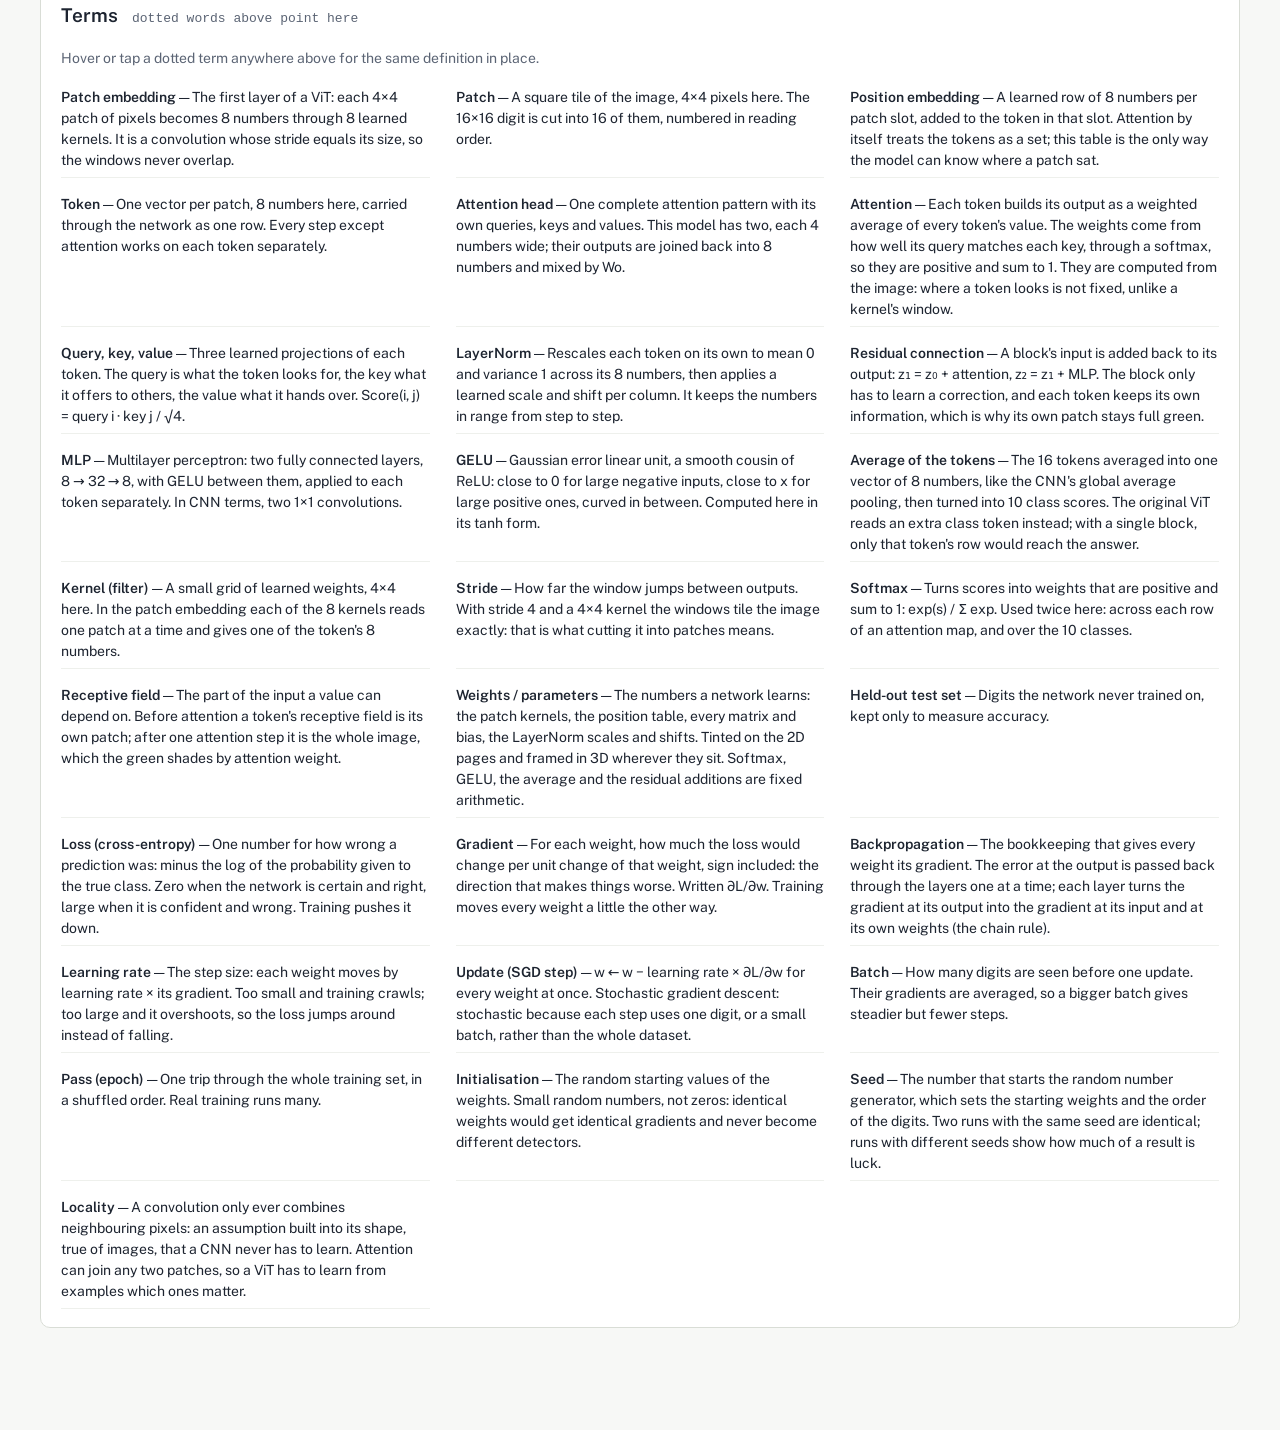
<file: vit-train/index.html>
<!DOCTYPE html>
<html lang="en">
<head>
<meta charset="utf-8">
<meta name="viewport" content="width=device-width, initial-scale=1, viewport-fit=cover">
<title>ViT training — how attention learns</title>
<link rel="stylesheet" href="https://fonts.googleapis.com/css2?family=Public+Sans:ital,wght@0,400;0,500;0,600;1,400&display=swap">
<link rel="stylesheet" href="../ui/terms.css">
<link rel="stylesheet" href="../ui/vitline.css">
<style>
:root{
  box-sizing:border-box;
  padding-top:env(safe-area-inset-top,0px);
  padding-bottom:env(safe-area-inset-bottom,0px);
  --bg:#f7f8f6; --panel:#ffffff; --ink:#1d2430; --ink2:#5b6474; --line:#d9ddd6; --line2:#eef0ec;
  --accent:#2457a8; --accent-soft:#dde7f7;
  --pos:#e5641e; --neg:#2a6fd6; --zero:#f3f4f1;
  --hl:#ffd94a; --hl2:#3fae4b; --wtint:rgba(36,87,168,.07);
  --cnn:#e5641e; --vit:#2457a8;
  --mono: "SF Mono", ui-monospace, Menlo, Consolas, monospace;
}
@media (prefers-color-scheme: dark){ :root:not([data-theme="light"]){
  --bg:#171a1f; --panel:#1f232a; --ink:#e8eaee; --ink2:#9aa3b2; --line:#343a44; --line2:#272c35;
  --accent:#7fa7ea; --accent-soft:#263650; --zero:#2a2f38; --hl:#d9b32d; --hl2:#5ad66a; --wtint:rgba(127,167,234,.09);
  --cnn:#e5641e; --vit:#5f8fe0;
}}
:root[data-theme="dark"]{
  --bg:#171a1f; --panel:#1f232a; --ink:#e8eaee; --ink2:#9aa3b2; --line:#343a44; --line2:#272c35;
  --accent:#7fa7ea; --accent-soft:#263650; --zero:#2a2f38; --hl:#d9b32d; --hl2:#5ad66a; --wtint:rgba(127,167,234,.09);
  --cnn:#e5641e; --vit:#5f8fe0;
}
html{scroll-padding-top:env(safe-area-inset-top,0px);}
*{box-sizing:inherit}
body{margin:0;background:var(--bg);color:var(--ink);font-family:"Public Sans",system-ui,sans-serif;font-size:15px;line-height:1.5;-webkit-font-smoothing:antialiased}
main{max-width:1240px;margin:0 auto;padding:28px 20px 80px}
h1{font-size:28px;font-weight:600;letter-spacing:-.01em;margin:0 0 6px}
h2{font-size:19px;font-weight:600;margin:0 0 4px}
p{margin:0 0 10px;max-width:68ch}
.lede{color:var(--ink2);font-size:15.5px;margin-bottom:10px;max-width:none}
.keys{display:flex;gap:18px;flex-wrap:wrap;font-size:13px;color:var(--ink2);margin-bottom:18px}
.keys span{display:inline-flex;align-items:center;gap:6px}
.keys i{flex:none;display:inline-block;width:14px;height:14px;border-radius:3px;border:3px solid var(--hl2);background:linear-gradient(90deg,transparent,color-mix(in srgb,var(--hl2) 45%,transparent))}
.keys i.front{border-width:2px;background:transparent}
.keys i.wt{border:1px solid var(--accent);background:var(--wtint)}
section{background:var(--panel);border:1px solid var(--line);border-radius:10px;padding:18px 20px;margin-bottom:22px}
.head{display:flex;align-items:baseline;gap:14px;flex-wrap:wrap;margin-bottom:12px}
.head .n{font-family:var(--mono);color:var(--ink2);font-size:13px}
.head p{color:var(--ink2);margin:0;flex:0 0 100%;font-size:14px;max-width:none;padding-right:max(0px,calc(100% - 92ch))}
canvas{display:block;touch-action:pan-x pan-y;border-radius:3px}
.cap{font-size:13px;color:var(--ink2);margin-top:6px;font-variant-numeric:tabular-nums}
.cap b{color:var(--ink);font-weight:600}
.ctrls{display:flex;gap:8px;flex-wrap:wrap;align-items:center;margin:8px 0}
button,select{font:inherit;font-size:13.5px;color:var(--ink);background:var(--panel);border:1px solid var(--line);border-radius:6px;padding:5px 10px;cursor:pointer}
button:hover,select:hover{border-color:var(--accent)}
button:disabled{opacity:.45;cursor:default}
button:focus-visible,select:focus-visible,input:focus-visible{outline:2px solid var(--accent);outline-offset:2px}
button.primary{background:var(--accent);border-color:var(--accent);color:#fff}
label.ctl{display:inline-flex;align-items:center;gap:6px;font-size:13.5px;color:var(--ink2)}
input[type=range]{accent-color:var(--accent)}
.math{font-family:var(--mono);font-size:12.5px;line-height:1.7;background:var(--line2);border-radius:6px;padding:10px 12px;overflow-x:auto;white-space:pre-wrap;min-height:3.2em;margin-top:10px}
.math .sum{color:var(--accent);font-weight:600}
.note{font-size:13.5px;color:var(--ink2);border-left:3px solid var(--accent-soft);padding:4px 12px;margin:10px 0 0;max-width:92ch}
.crumb{font-size:13px;color:var(--ink2);margin:0 0 10px}.crumb a{color:var(--accent);text-decoration:none}.crumb a:hover{text-decoration:underline}
main a{color:var(--accent)}
.phase{display:inline-flex;gap:6px;align-items:center;flex-wrap:wrap;font-size:12.5px;color:var(--ink2)}
.phase b{font-weight:500;padding:2px 7px;border-radius:10px;border:1px solid var(--line)}
.phase b.done{background:var(--accent-soft);border-color:var(--accent);color:var(--ink)}
.phase b.next{border-style:dashed;border-color:var(--accent)}
.netwrap{overflow-x:auto;margin-top:12px;border:1px solid var(--line2);border-radius:10px;background:var(--bg);padding:8px 0 4px}
.netwrap .line .rl{background:var(--bg)}
.curves{display:flex;gap:18px;flex-wrap:wrap}
.curves > div{min-width:0;max-width:100%}
.curves canvas{max-width:100%;height:auto}
.snaps{display:flex;gap:16px;flex-wrap:wrap;align-items:flex-start;margin-top:6px}
.snaps > div{text-align:center;font-size:12px;color:var(--ink2)}
.snaps .trio{display:flex;gap:4px;margin-bottom:4px}
.thumbs{display:flex;gap:8px;flex-wrap:wrap;margin-top:6px}
.thumbs > div{text-align:center;font-size:11px;color:var(--ink2);width:34px;font-family:var(--mono)}
.thumbs .ok{color:var(--hl2)} .thumbs .no{color:var(--pos)}
.lrv{font-family:var(--mono);font-size:12.5px;min-width:3.5em}
.legend{display:flex;gap:16px;font-size:13px;color:var(--ink2);margin:4px 0 6px}
.legend span{display:inline-flex;align-items:center;gap:6px}
.legend i{display:inline-block;width:14px;height:3px;border-radius:2px}
.legend i.hollow{width:10px;height:10px;border-radius:50%;border:2px solid var(--ink2);background:transparent}
.chartbox{position:relative;max-width:100%;overflow-x:auto}
#ctip{position:fixed;z-index:9;display:none;pointer-events:none;background:var(--ink);color:var(--bg);font-size:12.5px;padding:5px 9px;border-radius:6px;font-variant-numeric:tabular-nums}
@media (prefers-reduced-motion: reduce){ *{transition:none!important;scroll-behavior:auto!important} }
</style>
</head>
<body>
<main>
<nav class="crumb"><a href="../">Visualising AI</a> › Vision Transformer, training</nav>
<h1>ViT training</h1>
<p class="lede">The toy Vision Transformer of the <a href="../vit/">explorer</a>, now learning. Real MNIST digits shrunk to 16×16 come in one at a time; the loss says how wrong the guess was, and the error flows back from the loss through the classifier head, the MLP, attention and the patch embedding, giving every weight a gradient. One step is shown in full, then thousands; at the end the ViT races the CNN on small sets of digits, where a CNN's built-in locality is worth the most.</p>
<div class="keys"><span><i></i> what a hovered value is computed from: upstream for an activation (by a row of attention), downstream for a gradient (by a column), the two columns of a weight's gradient</span><span><i class="front"></i> what the last backward step computed</span><span><i class="wt"></i> learned weights, where they act</span></div>
<div class="note" id="status">Loading 4,000 digits (1 MB)…</div>

<section id="s1">
  <div class="head"><h2>One step</h2><span class="n">digit → forward → backward, a stage at a time → update</span>
    <p>The ViT is laid out as on the explorer, token i on row i, with three rows: forward (activations, and the weights where they act), backward (the gradient of each, under it) and update (w′ = w − learning rate × gradient, under each weight). Step runs one phase. Backward starts at the class scores as p − y and flows right to left, a stage per step: the classifier head, the MLP, attention, the patch embedding; each step frames in green what it computed. Through attention the error flows the other way round from the forward pass: a token's output read a row of the attention map, so the gradient of a token's key and value collects from a column, every query that read it, in proportion. A weight's gradient is what came forward into it times what came back out of it, summed over the 16 tokens when the 16 tokens share the weight. Next digit finishes this digit and brings the next. While Many steps plays, this band follows the training.</p></div>
  <div class="ctrls">
    <span class="phase" id="phase"><b data-p="0">digit</b>→<b data-p="1">forward</b>→<b data-p="2">back: head</b>→<b data-p="3">back: MLP</b>→<b data-p="4">back: attention</b>→<b data-p="5">back: embedding</b>→<b data-p="6">update</b></span>
    <button id="stepBtn" class="primary">Step</button><button id="nextBtn">Next digit</button>
    <span class="cap" id="digitInfo"></span>
  </div>
  <div class="netwrap"><div id="net"></div></div>
  <div class="math" id="readout"></div>
</section>

<section id="s2">
  <div class="head"><h2>Many steps</h2><span class="n">play · curves · attention and position over training</span>
    <p>Play repeats the step for digit after digit, with SGD. The loss curve shows the loss per digit and its running average; accuracy is measured on the last 200 training digits and, every 500 digits, on the 1,000 held-out digits the network never trains on. This transformer is sensitive to the learning rate: at 0.1 and above it learns badly or not at all (measured on the 3,000 digits, ten passes: 0.1 reached 29.7%, 0.3 diverged at 15.6%), where the CNN page trains well at 0.1. Below, at six moments of training: both heads' attention maps for one fixed digit, and the position table as similarities.</p></div>
  <div class="ctrls">
    <button id="playBtn" class="primary">Play</button><button id="resetBtn" title="new random weights; curves, snapshots and digits cleared">Restart</button>
    <label class="ctl">speed <select id="speed"><option value="2">2 / s</option><option value="10">10 / s</option><option value="50">50 / s</option><option value="200" selected>200 / s</option><option value="500">500 / s</option></select></label>
    <label class="ctl">learning rate <input type="range" id="lr" min="0" max="100" value="33" style="width:120px"><span class="lrv" id="lrv">0.003</span></label>
    <label class="ctl">batch <select id="batch"><option>1</option><option>8</option><option>32</option></select></label>
    <span class="cap" id="counts"></span>
  </div>
  <div class="curves">
    <div><canvas id="cLoss" width="560" height="170"></canvas><div class="cap">loss per digit (faint) and its running average</div></div>
    <div><canvas id="cAcc" width="560" height="170"></canvas><div class="cap">accuracy: <b>training</b>, last 200 digits (thin) · <b>held-out</b>, 1,000 test digits every 500 (thick)</div></div>
  </div>
  <div class="cap" style="margin-top:14px">Over training, for the first held-out 7: head 1's attention map · head 2's · the position table as similarities</div>
  <div class="snaps" id="snaps"></div>
  <div class="note">Each attention map is 16 × 16: row i is where token i looks. The similarity picture puts, at each patch slot, a 4 × 4 map of how alike that slot's row of the position table is to every other slot's (orange alike, blue opposite). In the ViT paper, trained on millions of images, these maps form a 2D grid: neighbours alike. Here, on 3,000 digits, no grid forms (measured on the explorer's shipped weights and on Adam-trained weights: neighbouring slots are no more alike than distant ones), yet the model leans on position: switched off, the held-out accuracy of the explorer's shipped weights (one run) falls from 82% to 34%. It uses each row as a label for its slot, not as a map.</div>
  <div class="cap" style="margin-top:14px">Recent digits, with the guess made at the time</div>
  <div class="thumbs" id="thumbs"></div>
  <div class="ctrls" id="handoff"><button id="useBtn">Use these weights in the 2D / 3D ViT explorers</button><button id="dlBtn">Download JSON</button><span class="cap" id="useMsg"></span></div>
</section>

<section id="s3">
  <div class="head"><h2>CNN against ViT</h2><span class="n">held-out accuracy after 30,000 steps, by number of training digits</span>
    <p>Both toys trained on the same few digits, 30,000 SGD steps each, each at its own learning rate (CNN 0.1, the CNN training page's default; ViT 0.003, the explorer's). A convolution only combines neighbouring pixels, so a CNN starts out knowing that nearby pixels belong together; attention can join any two patches, so a ViT has to learn locality from the examples. With few examples that costs it a lot. Each dot is one run with its own seed; the lines join the averages.</p></div>
  <div class="legend" id="legend"><span><i style="background:var(--cnn)"></i>CNN</span><span><i style="background:var(--vit)"></i>ViT</span><span><i class="hollow"></i>this page's race</span></div>
  <div class="chartbox"><canvas id="cChart" width="640" height="300"></canvas></div>
  <div class="note" id="chartNote"></div>
  <div class="ctrls" style="margin-top:14px">
    <label class="ctl">race on <select id="raceN"><option value="100" selected>100 digits</option><option value="300">300 digits</option><option value="1000">1,000 digits</option><option value="3000">3,000 digits</option></select></label>
    <button id="racePlay" class="primary">Race</button><button id="raceReset">Restart</button>
    <label class="ctl">speed <select id="raceSpeed"><option value="50">50 / s</option><option value="200" selected>200 / s</option></select></label>
    <span class="cap" id="raceCounts"></span>
  </div>
  <div class="legend"><span><i style="background:var(--cnn)"></i>CNN</span><span><i style="background:var(--vit)"></i>ViT</span></div>
  <div class="chartbox"><canvas id="cRace" width="640" height="220"></canvas></div>
  <div class="note" id="raceNote"></div>
</section>

<section id="s4">
  <div class="head"><h2>Terms</h2><span class="n">dotted words above point here</span>
    <p>Hover or tap a dotted term anywhere above for the same definition in place.</p></div>
  <div class="gloss" id="gloss"></div>
</section>
</main>
<div id="tip" role="tooltip"></div>
<div id="ctip"></div>

<script type="module">
import { SHAPES, T, D, DH, NC, P as PS, init, forward, tensor, lossAndGrad, sgdStep, averageGrads, accuracy, vitTrace, gradTrace, WEIGHT_KEYS, BACK_STAGES } from '../core/vit.js';
import { parseMnist16, image } from '../core/data.js';
import { shuffledOrder } from '../core/train.js';
import { RACE, balancedSubset, racer } from '../core/race.js';
import { drawGrid, fmt, maxAbs, cssVar } from '../ui/grid.js';
import { createViews, line, arcs, paint, el } from '../ui/vitline.js';
import { installTerms, VIT_TRAIN_TERMS } from '../ui/terms.js';
import { saveTrainedViT } from '../ui/trained.js';
const $ = (id) => document.getElementById(id);
const pct = (x) => (100 * x).toFixed(1) + '%';
const argmax = (p) => p.reduce((b, v, i) => (v > p[b] ? i : b), 0);
const MILESTONES = [0, 300, 1000, 3000, 10000, 30000];
const nz = (n) => n.toLocaleString('en-NZ');

// ---------- state ----------
let data = null, testIdx = [], fixedImg = null;
let seed = 1, lr = 0.003, batch = 1, speed = 200;
let weights = null, order = [], orderPos = 0, passes = 0, digitsSeen = 0;
let cur = null;        // { i, input, label, phase (see P), S, loss, grads, back, pred, applied }
let collected = [], shown = null, shownCount = 0, prevWeights = null;
let probe = null;
let lossRaw = [], lossEma = [], ema = null, trainFlags = [], accTrain = [], accTest = [], lastTest = null, snaps = [], recent = [];
let playing = false, carry = 0, lastFrame = 0, lastDraw = 0, drawn = null;

// ---------- the training step, in phases ----------
// A digit goes through seven phases. Its gradient is computed in one go when the backward pass starts (core/vit.js);
// the band then reveals it a stage at a time (BACK_STAGES), from the loss back towards the input.
const P = { DIGIT: 0, FWD: 1, B0: 2, UPD: 6 };
function loadDigit() {
  if (orderPos >= order.length) { passes++; order = shuffledOrder(data.train.n, seed * 1000 + passes); orderPos = 0; }
  const i = order[orderPos++];
  cur = { i, input: image(data.train, i), label: data.train.labels[i], phase: P.DIGIT }; shown = null;
}
function doForward() {
  const r = lossAndGrad(weights, cur.input, cur.label);
  Object.assign(cur, { S: r.S, loss: r.loss, grads: r.grads, back: r.back, pred: argmax(r.S.prob), phase: P.FWD });
}
function doBackward() { collected.push(cur.grads); shown = collected.length === 1 ? cur.grads : averageGrads(collected); shownCount = collected.length; cur.phase = P.B0; }
function doUpdate() {
  if (collected.length >= batch) { prevWeights = weights; weights = sgdStep(weights, shown, lr); collected = []; cur.applied = true; cur.lrApplied = lr; }
  else cur.applied = false;
  cur.phase = P.UPD; digitsSeen++; record(cur);
}
function record(d) {
  lossRaw.push([digitsSeen, d.loss]); ema = ema == null ? d.loss : ema + 0.02 * (d.loss - ema); lossEma.push([digitsSeen, ema]);
  if (lossRaw.length > 4000) { lossRaw = lossRaw.filter((_, i) => i % 2 === 0); lossEma = lossEma.filter((_, i) => i % 2 === 0); }
  trainFlags.push(d.pred === d.label); if (trainFlags.length > 200) trainFlags.shift();
  recent.push({ input: d.input, label: d.label, pred: d.pred }); if (recent.length > 20) recent.shift();
  if (digitsSeen % 20 === 0) accTrain.push([digitsSeen, trainFlags.filter(Boolean).length / trainFlags.length]);
  if (digitsSeen % 500 === 0) evalTest();
  if (MILESTONES.includes(digitsSeen)) snaps.push(snapshot(digitsSeen));
}
function evalTest() { lastTest = accuracy(weights, data.test, testIdx); accTest.push([digitsSeen, lastTest]); }
const finishDigit = () => { if (cur.phase === P.DIGIT) doForward(); if (cur.phase === P.FWD) doBackward(); if (cur.phase < P.UPD) doUpdate(); };
function advance() { finishDigit(); loadDigit(); doForward(); doBackward(); cur.phase = P.UPD - 1; } // play: each digit shown at the end of its backward pass
function step() {
  if (cur.phase === P.UPD) loadDigit(); else if (cur.phase === P.DIGIT) doForward(); else if (cur.phase === P.FWD) doBackward();
  else if (cur.phase < P.UPD - 1) cur.phase++; else doUpdate();
  renderAll();
}
function nextDigit() { finishDigit(); loadDigit(); doForward(); renderAll(); }
function reset({ newSeed = false } = {}) {
  if (newSeed) seed++;
  weights = init(seed); order = shuffledOrder(data.train.n, seed * 1000); orderPos = 0; passes = 0; digitsSeen = 0;
  collected = []; shown = null; prevWeights = null; probe = null;
  lossRaw = []; lossEma = []; ema = null; trainFlags = []; accTrain = []; accTest = []; recent = [];
  snaps = [snapshot(0)];
  evalTest(); loadDigit(); renderAll();
}
/** Both heads' attention maps for the fixed digit, and the position table's similarities laid out on the patch grid. */
function snapshot(at) {
  const S = forward(weights, fixedImg), pos = weights.pos;
  const cos = (a, b) => { let s = 0, na = 0, nb = 0; for (let d = 0; d < D; d++) { s += a[d] * b[d]; na += a[d] * a[d]; nb += b[d] * b[d]; } return s / Math.sqrt(na * nb || 1); };
  const sim = new Float32Array(T * T); // slot i's 4 × 4 map sits at the slot's place on the patch grid
  for (let i = 0; i < T; i++) for (let j = 0; j < T; j++) sim[((i >> 2) * 4 + (j >> 2)) * T + (i & 3) * 4 + (j & 3)] = cos(pos[i], pos[j]);
  return { at, att: S.att.map((A) => Float32Array.from(A.flat())), sim };
}

// ---------- play ----------
function frame(ts) {
  if (!playing) return;
  const dt = lastFrame ? Math.min(0.1, (ts - lastFrame) / 1000) : 0; lastFrame = ts;
  carry = Math.min(carry + speed * dt, Math.max(1, speed / 10));
  const t0 = performance.now();
  while (carry >= 1 && performance.now() - t0 < 12) { advance(); carry -= 1; }
  if (ts - lastDraw > 100) { if (cur !== drawn) { drawn = cur; renderAll(); } else renderPlay(); lastDraw = ts; } // the band follows, at most 10 times a second
  requestAnimationFrame(frame);
}
function setPlaying(p) {
  playing = p; $('playBtn').textContent = p ? 'Pause' : 'Play';
  if (p) { setRacing(false); finishBackward(); lastFrame = 0; carry = 0; drawn = cur; renderAll(); requestAnimationFrame(frame); }
  else renderAll();
}
function finishBackward() { if (cur.phase === P.DIGIT) doForward(); if (cur.phase === P.FWD) doBackward(); if (cur.phase < P.UPD - 1) cur.phase = P.UPD - 1; }
// the weights the gradient is applied to (before the update; once applied, the ones it was applied to), and w′
const wBefore = () => (cur.phase === P.UPD && cur.applied && prevWeights ? prevWeights : weights);
const wPrime = () => (cur.phase === P.UPD && cur.applied ? weights : shown ? sgdStep(weights, shown, lr) : weights);

// ---------- One step: the ViT line in three rows ----------
// Keys are namespaced: a SHAPES key in the forward row, 'd' + key for its gradient, 'n' + key for an updated weight.
const base = (key) => (SHAPES[key] ? key : key.slice(1));
const { views, view, kOf } = createViews({ shapeOf: (key) => SHAPES[base(key)], onProbe: setProbe });
function setProbe(p) { if (JSON.stringify(p) !== JSON.stringify(probe)) { probe = p; renderNet(); } }
const A = 8, Wc = 6; // cell sizes, px: activations, weights (the explorer overview's)
const STAGE_OF = {}; BACK_STAGES.forEach((s, k) => [...s.act, ...s.w].forEach((key) => { STAGE_OF[key] = k; }));
const shownStageNow = () => (cur && cur.phase >= P.B0 ? Math.min(cur.phase, P.UPD - 1) - P.B0 : -1); // the last backward stage revealed
function build() {
  const R = [[], [], []]; // forward, backward, update
  const add = (f, b, u) => { R[0].push(f); R[1].push(b); R[2].push(u); };
  const op = (s, id) => add({ op: s, id }, { op: s ? '←' : '' }, null);
  const act = (key, lb, cell = A, o = {}) => add({ v: [view(key, cell, o)], lb, id: o.id }, key === 'digit' ? null : { v: [view('d' + key, cell)], lb: '∂L/∂' + lb }, null);
  const wts = (keys, lb, cell = Wc, grid) => add(...['', 'd', 'n'].map((ns, row) => ({ v: keys.map((k) => view(ns + k, cell)), w: true, grid, lb: row === 1 ? '∂L/∂' + lb : row === 2 ? lb + '′' : lb })));
  const kernels = (ns) => { const g = el('kg'); g.style.gridTemplateColumns = 'repeat(2, auto)'; for (let d = 0; d < D; d++) g.append(view(ns + 'Wp', Wc, { rows: PS, cols: PS, map: (r, c) => [d, r * PS + c] })); return [g, view(ns + 'bp', Wc)]; };
  const hc = (key, h) => view(key, A, { cols: DH, map: (r, c) => [r, h * DH + c] });
  const hr = (key, h) => view(key, A, { rows: DH, cols: T, map: (r, c) => [c, h * DH + r] });
  act('digit', 'digit', A, { blocks: PS }); op('⋆');
  add(...['', 'd', 'n'].map((ns, row) => ({ v: kernels(ns), w: true, lb: ['kernels', '∂L/∂kernels', 'kernels′'][row] }))); op('=');
  act('xp', 'tokens'); op('+'); wts(['pos'], 'position', A); op('=');
  act('z0', 'z₀', A, { id: 'z0' }); op('LN'); wts(['ln1'], 'LN₁'); op('='); act('h1', 'LN₁(z₀)'); op('·');
  wts(['Wq', 'Wk', 'Wv', 'bq', 'bk', 'bv'], 'Wq Wk Wv', Wc, 3); op('=');
  for (let h = 0; h < 2; h++) {
    add({ v: [hc('q', h)], lb: `Q${h + 1}` }, { v: [hc('dq', h)], lb: `∂L/∂Q${h + 1}` }, null); op('·');
    add({ up: [hr('k', h), hr('v', h)], v: [view('att' + h, A)], lb: `head ${h + 1}` }, { up: [hr('dk', h), hr('dv', h)], v: [view('datt' + h, A)], lb: `∂L/∂A, head ${h + 1}` }, null); op('=');
    add({ v: [hc('o', h)], lb: 'A·V' }, { v: [hc('do', h)], lb: '∂L/∂(A·V)' }, null); op(h ? '·' : '');
  }
  wts(['Wo', 'bo'], 'Wo'); op('+', 'add1');
  act('z1', 'z₁', A, { id: 'z1' }); op('LN'); wts(['ln2'], 'LN₂'); op('='); act('h2', 'LN₂(z₁)'); op('·');
  wts(['W1', 'b1'], 'W₁'); op('='); act('hid', 'hidden'); op('·');
  wts(['W2', 'b2'], 'W₂', 4); op('+', 'add2'); act('z2', 'z₂'); op('mean');
  act('avg', 'average'); op('LN'); wts(['lnf'], 'LN'); op('=');
  act('avgNorm', 'normalised'); op('·'); wts(['Wh', 'bh'], 'W head'); op('=');
  add({ v: [view('prob', 1, { rows: NC, cols: 1, map: (r) => [0, r], bars: true, px: [120, T * A] })], lb: 'classes' },
    { v: [view('dprob', A, { rows: NC, cols: 1, map: (r) => [0, r] })], lb: '∂L/∂scores = p − y' }, null);
  line($('net'), R, A, { labels: ['forward', 'backward', 'update'] });
}
const layout = () => arcs($('net'), [['z0', 'add1'], ['z1', 'add2']]);

function renderNet() {
  if (!cur) return;
  const ph = cur.phase, S = cur.S, wB = wBefore(), wP = ph >= P.B0 ? wPrime() : null, scale = {};
  const shownStage = shownStageNow();
  const revealed = (key) => STAGE_OF[key] <= shownStage, front = (key) => !playing && ph < P.UPD && STAGE_OF[key] === shownStage;
  const img2d = S ? S.img : Array.from({ length: 16 }, (_, r) => Array.from(cur.input.slice(r * 16, r * 16 + 16)));
  const isGrad = probe && probe.t !== base(probe.t) && probe.t[0] === 'd', isW = probe && WEIGHT_KEYS.includes(base(probe.t));
  const green = !probe || !S || ((isGrad || isW) && !revealed(base(probe.t))) ? {} : isGrad || isW ? gradTrace(S, probe) : vitTrace(S, probe);
  for (const v of views) {
    const key = kOf(v), b = base(key), ns = key === b ? '' : key[0], weight = WEIGHT_KEYS.includes(b), [R, C] = SHAPES[b];
    let M = null, faint = false;
    if (ns === '') M = b === 'digit' ? img2d : weight ? tensor(b, null, wB) : S ? tensor(b, S, wB) : null;
    else if (revealed(b)) M = ns === 'n' ? tensor(b, null, wP) : weight ? (shown ? tensor(b, null, shown) : null) : backTensor(b);
    if (!M) { M = Array.from({ length: R }, () => new Array(C).fill(0)); faint = true; }
    const sk = ns === 'd' ? key : b; // w and w′ share a colour scale; each gradient has its own
    const s = b === 'digit' ? 1 : (scale[sk] ??= maxAbs((ns === 'n' ? tensor(b, null, wB) : M).flat()));
    paint(v, M, C, green[key], s, {}, { gray: b === 'digit', faint, outline: ns !== '' && !faint && front(b) });
  }
  $('readout').innerHTML = describe(probe);
}
const backTensor = (b) => { const M = cur.back[b]; return Array.isArray(M[0]) ? M : [M]; };

// ---------- readouts ----------
const NAME = { digit: 'pixel', xp: 'patch token', z0: 'z₀', h1: 'LayerNorm 1 output', q: 'query', k: 'key', v: 'value', att0: 'head 1 attention', att1: 'head 2 attention',
  o: 'heads joined', z1: 'z₁', h2: 'LayerNorm 2 output', hid: 'MLP hidden', z2: 'z₂', avg: 'average', avgNorm: 'normalised average', prob: 'class',
  Wp: 'patch kernels', bp: 'patch bias', pos: 'position table', ln1: 'LayerNorm 1', ln2: 'LayerNorm 2', lnf: 'final LayerNorm', Wq: 'Wq', bq: 'bq', Wk: 'Wk', bk: 'bk',
  Wv: 'Wv', bv: 'bv', Wo: 'Wo', bo: 'bo', W1: 'W₁', b1: 'b₁', W2: 'W₂', b2: 'b₂', Wh: 'W head', bh: 'head bias' };
const HOW = { // how each activation's gradient is computed, from what is downstream of it
  prob: 'p − y: this class\'s probability minus 1 if it is the label, 0 otherwise',
  avgNorm: 'Σ over classes of W head[d, c] × ∂L/∂score(c)', avg: 'the final LayerNorm, backwards, from all 8 of ∂L/∂(normalised average)',
  z2: '∂L/∂average[c] / 16: every token gets a sixteenth of the average\'s gradient', hid: 'Σ over columns of W₂[f, c] × ∂L/∂z₂[i, c]',
  h2: 'Σ over the 32 hidden of W₁[d, f] × GELU′ × ∂L/∂hidden[i, f]', z1: '∂L/∂z₂[i, d] through the residual, plus LayerNorm 2 backwards from ∂L/∂h₂, row i',
  o: 'Σ over columns of Wo[c, d] × ∂L/∂z₁[i, d]', att0: 'Σ over its head\'s 4 columns of ∂L/∂(A·V)[i, c] × value[j, c]', att1: 'Σ over its head\'s 4 columns of ∂L/∂(A·V)[i, c] × value[j, c]',
  v: 'Σ over queries i of A[i, j] × ∂L/∂(A·V)[i, c]: every query that read this token, in proportion to how much it read',
  k: 'Σ over queries i of ∂L/∂s[i, j] × query[i, c] / 2, with ∂L/∂s = A ⊙ (∂L/∂A − Σ A·∂L/∂A), the softmax backwards: a column of the map',
  q: 'Σ over keys j of ∂L/∂s[i, j] × key[j, c] / 2: its own row of the map', h1: '∂L/∂Q · Wqᵀ + ∂L/∂K · Wkᵀ + ∂L/∂V · Wvᵀ, row i',
  z0: '∂L/∂z₁[i, d] through the residual, plus LayerNorm 1 backwards from ∂L/∂h₁, row i', xp: 'equal to ∂L/∂z₀: z₀ = tokens + position' };
const IN_OUT = { Wq: ['LayerNorm 1 output', 'query'], Wk: ['LayerNorm 1 output', 'key'], Wv: ['LayerNorm 1 output', 'value'], Wo: ['heads joined', 'z₁'], W1: ['LayerNorm 2 output', 'hidden'], W2: ['hidden', 'z₂'], Wh: ['normalised average', 'score'] };
function describe(p) {
  if (!p) {
    if (playing) return `Playing at ${speed} digits a second: the band shows a digit at the end of its backward pass${speed > 10 ? `, about one in ${Math.round(speed / 10)}` : ''}. Hover any value to follow it from digit to digit.`;
    if (cur.phase === P.DIGIT) return 'A new digit. Step runs the forward pass.';
    if (cur.phase === P.FWD) return `Forward done: the guess is ${cur.pred}, the label ${cur.label}, the loss −log p(${cur.label}) = ${fmt(cur.loss)}. Step starts the backward pass at the scores.`;
    if (cur.phase < P.UPD) return `Backward through the ${BACK_STAGES[cur.phase - P.B0].name}: the green frames mark what this step computed. Hover any value for how.`;
    return cur.applied ? `Updated: every weight moved by −${cur.lrApplied ?? lr} × its gradient. Step loads the next digit.` : `Gradient collected (${collected.length}/${batch}); the weights move once the batch is full.`;
  }
  const b = base(p.t), ns = p.t === b ? '' : p.t[0], name = NAME[b] || b, S = cur.S;
  if (WEIGHT_KEYS.includes(b)) {
    const w0 = tensor(b, null, wBefore())[p.r][p.c], io = IN_OUT[b], r = p.r, c = p.c;
    const ok = !!shown && STAGE_OF[b] <= shownStageNow(), g = ok ? tensor(b, null, shown)[r][c] : null;
    const L = cur.phase === P.UPD && cur.applied && cur.lrApplied != null ? cur.lrApplied : lr;
    const T16 = 'Σ over the 16 tokens of ', G = b === 'W1' || b === 'b1' ? 'GELU′ × ' : ''; // the MLP's GELU sits between W₁/b₁ and hidden
    const OUT = { bq: 'query', bk: 'key', bv: 'value', bo: 'z₁', b1: 'hidden', b2: 'z₂' }, LNO = { ln1: 'LayerNorm 1 output', ln2: 'LayerNorm 2 output' };
    let how;
    if (b === 'Wh') how = `normalised average[${r}] × ∂L/∂score[${c}]`;
    else if (b === 'bh') how = `∂L/∂score[${c}]`;
    else if (b === 'Wp') how = `Σ over the 16 patches of pixel ${c} of the patch × ∂L/∂token[t, ${r}]`;
    else if (b === 'bp') how = `${T16}∂L/∂token[t, ${c}]`;
    else if (io) how = `${T16}${io[0]}[t, ${r}] × ${G}∂L/∂${io[1]}[t, ${c}]`;
    else if (OUT[b]) how = `${T16}${G}∂L/∂${OUT[b]}[t, ${c}]`;
    else if (LNO[b]) how = r === 0 ? `${T16}∂L/∂${LNO[b]}[t, ${c}] × x̂[t, ${c}], the normalised input` : `${T16}∂L/∂${LNO[b]}[t, ${c}]`;
    else if (b === 'lnf') how = r === 0 ? `∂L/∂(normalised average)[${c}] × x̂[${c}]` : `∂L/∂(normalised average)[${c}]`;
    else if (b === 'pos') how = `∂L/∂z₀[${r}, ${c}]: the position entry is added to token ${r} alone`;
    else how = 'the sum of the gradients it was added to';
    const f4 = (x) => (x === 0 ? '0' : Math.abs(x) < 1e-4 ? x.toExponential(1) : x.toFixed(4)); // a step is often under 0.01
    const avg = shownCount > 1 ? ` (averaged over the batch's ${shownCount} digits so far)` : '';
    return `<b>${name} [${r}, ${c}]</b> w = ${f4(w0)}` + (g == null ? '\n∂L/∂w is not computed yet: the backward pass has not reached this weight.' : `\n∂L/∂w = ${how} = <span class="sum">${fmt(g)}</span>${avg}\nw′ = w − ${L} × ∂L/∂w = ${f4(w0)} − ${f4(L * g)} = <span class="sum">${f4(w0 - L * g)}</span>`);
  }
  if (!S) return 'Step runs the forward pass first.';
  if (ns === 'd') return STAGE_OF[b] <= shownStageNow() ? `<b>∂L/∂${name}</b> [${p.r}, ${p.c}] = <span class="sum">${fmt(backTensor(b)[p.r][p.c])}</span>\n= ${HOW[b]}` : `<b>∂L/∂${name}</b> [${p.r}, ${p.c}]: not computed yet, the backward pass has not reached it.`;
  const val = b === 'digit' ? S.img[p.r][p.c] : tensor(b, S, wBefore())[p.r][p.c];
  return `<b>${name}</b> [${p.r}, ${p.c}] = ${fmt(val)}` + (b === 'prob' ? ` (${pct(val)})` : '') + '. Green: what it is computed from, upstream.';
}
const STEP_LABEL = ['Step: forward', 'Step: backward from the loss, through the head', 'Step: backward through the MLP', 'Step: backward through attention', 'Step: backward to the embedding', 'Step: update', 'Step: load the next digit'];
function renderPhase() {
  $('phase').querySelectorAll('b').forEach((b) => { const p = +b.dataset.p; b.classList.toggle('done', p <= cur.phase); b.classList.toggle('next', p === cur.phase + 1); });
  $('digitInfo').textContent = `training digit ${cur.i} · label ${cur.label}` + (cur.phase >= P.FWD ? ` · guess ${cur.pred} ${cur.pred === cur.label ? '✓' : '✗'}` : '') + (batch > 1 ? ` · batch ${collected.length}/${batch} collected` : '');
  $('stepBtn').textContent = STEP_LABEL[cur.phase];
}

// ---------- Many steps: curves, snapshots, recent digits ----------
const niceStep = (xmax) => { const raw = Math.max(1, xmax / 5); const p = Math.pow(10, Math.floor(Math.log10(raw))); const m = raw / p; return (m < 2 ? 2 : m < 5 ? 5 : 10) * p; };
/** Lines on a canvas: series [{ pts: [[x, y]], color, width, alpha }], x from 0 to xmax, y from 0 to ymax; recessive axes. */
function curve(cv, series, { xmax, ymax, yfmt, ylines, right = 10 }) {
  const ctx = cv.getContext('2d'), W = cv.width, H = cv.height, L = 38, R = right, Tm = 8, B = 22;
  ctx.setTransform(1, 0, 0, 1, 0, 0); ctx.clearRect(0, 0, W, H);
  const X = (x) => L + (W - L - R) * x / xmax, Y = (y) => H - B - (H - Tm - B) * Math.min(1, y / ymax);
  ctx.font = `11px ${getComputedStyle(document.body).fontFamily}`; ctx.fillStyle = cssVar('--ink2'); ctx.strokeStyle = cssVar('--line'); ctx.lineWidth = 1;
  for (const y of ylines) { ctx.beginPath(); ctx.moveTo(L, Y(y) + .5); ctx.lineTo(W - R, Y(y) + .5); ctx.stroke(); ctx.textAlign = 'right'; ctx.textBaseline = 'middle'; ctx.fillText(yfmt(y), L - 5, Y(y)); }
  const st = niceStep(xmax); ctx.textAlign = 'center'; ctx.textBaseline = 'top';
  for (let x = 0; x <= xmax; x += st) ctx.fillText(nz(x), X(x), H - B + 5);
  for (const s of series) {
    if (!s.pts.length) continue;
    ctx.strokeStyle = s.color; ctx.lineWidth = s.width; ctx.globalAlpha = s.alpha ?? 1; ctx.beginPath();
    s.pts.forEach(([x, y], k) => (k ? ctx.lineTo(X(x), Y(y)) : ctx.moveTo(X(x), Y(y)))); ctx.stroke(); ctx.globalAlpha = 1;
    if (s.dots) { ctx.fillStyle = s.color; s.pts.forEach(([x, y]) => { ctx.beginPath(); ctx.arc(X(x), Y(y), 3, 0, 7); ctx.fill(); }); }
    if (s.label) { const [x, y] = s.pts[s.pts.length - 1]; ctx.fillStyle = cssVar('--ink2'); ctx.textAlign = 'left'; ctx.textBaseline = 'middle'; ctx.fillText(s.label, X(x) + 6, Y(y) + (s.nudge || 0)); }
  }
}
function renderPlay() {
  const xmax = Math.max(500, digitsSeen);
  curve($('cLoss'), [{ pts: lossRaw, color: cssVar('--accent'), width: 1, alpha: 0.25 }, { pts: lossEma, color: cssVar('--accent'), width: 2 }], { xmax, ymax: 3, yfmt: (y) => fmt(y), ylines: [0, 1, 2, 3] });
  curve($('cAcc'), [{ pts: accTrain, color: cssVar('--accent'), width: 1 }, { pts: accTest, color: cssVar('--accent'), width: 2.5, dots: true }], { xmax, ymax: 1, yfmt: (y) => `${y * 100}%`, ylines: [0, 0.25, 0.5, 0.75, 1] });
  $('counts').textContent = `${nz(digitsSeen)} digits seen · pass ${passes + 1} · held-out ${lastTest == null ? '–' : pct(lastTest)}`;
}
function renderSnaps() {
  const box = $('snaps'); box.innerHTML = '';
  for (const s of [...snaps, { ...snapshot('now'), now: true }]) {
    const d = el(''), trio = el('trio');
    for (const A of s.att) { const cv = document.createElement('canvas'); cv.width = cv.height = 64; cv.style.width = cv.style.height = '64px'; drawGrid(cv, A, T, T, { mode: 'div', scale: Math.max(...A), lines: false }); trio.append(cv); }
    const cv = document.createElement('canvas'); cv.width = cv.height = 64; cv.style.width = cv.style.height = '64px'; drawGrid(cv, s.sim, T, T, { mode: 'div', scale: 1, lines: false, blocks: 4 }); trio.append(cv);
    d.append(trio, el('', s.now ? `now (${nz(digitsSeen)})` : `${nz(s.at)} digits`)); box.append(d);
  }
  const th = $('thumbs'); th.innerHTML = '';
  for (const r of recent) {
    const d = el(''), cv = document.createElement('canvas'); cv.width = cv.height = 32; cv.style.width = cv.style.height = '32px';
    drawGrid(cv, r.input, 16, 16, { lines: false });
    const g = el(r.pred === r.label ? 'ok' : 'no', `${r.pred}${r.pred === r.label ? '✓' : '✗'}`); d.append(cv, g); th.append(d);
  }
}
function renderAll() { if (!cur) return; renderPhase(); renderNet(); renderPlay(); renderSnaps(); }

// ---------- hand-off to the explorer ----------
function bundle() {
  const every = [...Array(data.test.n).keys()];
  return { version: 1, arch: 'vit16', weights, meta: { source: 'vit-train', digits: digitsSeen, passes, optimiser: 'sgd', lr, batch,
    testAcc: +accuracy(weights, data.test, every).toFixed(4), testAccNoPos: +accuracy(weights, data.test, every, { position: false }).toFixed(4), date: new Date().toLocaleDateString('en-CA') } };
}
$('useBtn').onclick = () => {
  const o = bundle();
  try { saveTrainedViT(o); $('useMsg').innerHTML = `Stored (held-out ${pct(o.meta.testAcc)}). Open the <a href="../vit/">2D</a> or <a href="../vit-3d/">3D</a> ViT explorer: it will use these weights until you go back to the shipped ones there.`; }
  catch { $('useMsg').textContent = 'Could not store the weights: this browser blocks local storage. Download JSON still works.'; }
};
$('dlBtn').onclick = () => { const a = document.createElement('a'); a.href = URL.createObjectURL(new Blob([JSON.stringify(bundle())], { type: 'application/json' })); a.download = `vit16-${digitsSeen}-digits.json`; a.click(); URL.revokeObjectURL(a.href); };

// ---------- CNN against ViT: the measured chart and the live race ----------
let measured = null, raceDots = [], race = null, racing = false, raceSeed = 6, raceLast = 0, raceCarry = 0;
const chartDots = []; // for the hover tooltip: { x, y, text }
function drawChart() {
  const cv = $('cChart'), ctx = cv.getContext('2d'), W = cv.width, H = cv.height, L = 44, R = 70, Tm = 12, B = 30;
  ctx.setTransform(1, 0, 0, 1, 0, 0); ctx.clearRect(0, 0, W, H); chartDots.length = 0;
  if (!measured) return;
  const lo = Math.log10(measured.sizes[0]), hi = Math.log10(measured.sizes[measured.sizes.length - 1]);
  const X = (n) => L + (W - L - R) * (Math.log10(n) - lo) / (hi - lo), Y = (a) => H - B - (H - Tm - B) * (a - 0.3) / 0.6;
  ctx.font = `11px ${getComputedStyle(document.body).fontFamily}`; ctx.strokeStyle = cssVar('--line'); ctx.fillStyle = cssVar('--ink2'); ctx.lineWidth = 1;
  for (const a of [0.3, 0.45, 0.6, 0.75, 0.9]) { ctx.beginPath(); ctx.moveTo(L, Y(a) + .5); ctx.lineTo(W - R, Y(a) + .5); ctx.stroke(); ctx.textAlign = 'right'; ctx.textBaseline = 'middle'; ctx.fillText(`${Math.round(a * 100)}%`, L - 6, Y(a)); }
  ctx.textAlign = 'center'; ctx.textBaseline = 'top';
  for (const n of measured.sizes) ctx.fillText(`${nz(n)} digits`, X(n), H - B + 8);
  const clampY = (a) => Y(Math.min(0.9, Math.max(0.3, a)));
  const surface = cssVar('--panel'), mean = (r) => r.reduce((a, b) => a + b, 0) / r.length;
  const above = mean(measured.cnn.at(-1)) >= mean(measured.vit.at(-1)) ? 'cnn' : 'vit';
  for (const [kind, k] of [['cnn', -1], ['vit', 1]]) {
    const color = cssVar('--' + kind), rows = measured[kind], means = rows.map(mean);
    ctx.strokeStyle = color; ctx.lineWidth = 2; ctx.beginPath(); means.forEach((m, i) => (i ? ctx.lineTo(X(measured.sizes[i]) + k * 7, Y(m)) : ctx.moveTo(X(measured.sizes[i]) + k * 7, Y(m)))); ctx.stroke();
    rows.forEach((r, i) => r.forEach((a, s) => {
      const x = X(measured.sizes[i]) + k * 7 + (s - 2) * 2.5, y = clampY(a);
      ctx.beginPath(); ctx.arc(x, y, 4, 0, 7); ctx.fillStyle = color; ctx.fill(); ctx.lineWidth = 2; ctx.strokeStyle = surface; ctx.stroke();
      chartDots.push({ x, y, text: `${kind === 'cnn' ? 'CNN' : 'ViT'}, ${nz(measured.sizes[i])} digits, seed ${measured.seeds[s]}: ${pct(a)}` });
    }));
    means.forEach((m, i) => chartDots.push({ x: X(measured.sizes[i]) + k * 7, y: Y(m), text: `${kind === 'cnn' ? 'CNN' : 'ViT'} average over ${measured.seeds.length} seeds, ${nz(measured.sizes[i])} digits: ${pct(m)}` }));
    const last = means.length - 1; ctx.fillStyle = cssVar('--ink2'); ctx.textAlign = 'left'; ctx.textBaseline = 'middle';
    ctx.fillText(kind === 'cnn' ? 'CNN' : 'ViT', X(measured.sizes[last]) + 18, Y(means[last]) + (kind === above ? -8 : 8));
  }
  for (const d of raceDots) for (const [kind, k] of [['cnn', -1], ['vit', 1]]) {
    const x = X(d.n) + k * 7, y = clampY(d[kind]);
    ctx.beginPath(); ctx.arc(x, y, 6, 0, 7); ctx.lineWidth = 2; ctx.strokeStyle = cssVar('--' + kind); ctx.stroke();
    chartDots.push({ x, y, text: `this page's race, ${kind === 'cnn' ? 'CNN' : 'ViT'}, ${nz(d.n)} digits, seed ${d.seed}: ${pct(d[kind])}` });
  }
}
function chartNote() {
  if (!measured) return 'Could not load models/vit_vs_cnn.json.';
  const mean = (r) => r.reduce((a, b) => a + b, 0) / r.length;
  const parts = measured.sizes.map((n, i) => {
    const c = measured.cnn[i], v = measured.vit[i], ahead = c.filter((a, s) => a > v[s]).length;
    return `${nz(n)} digits: CNN ${pct(mean(c))}, ViT ${pct(mean(v))}, the CNN ahead in ${ahead} of ${c.length} seeds`;
  });
  const sweep = [], mixed = [];
  measured.sizes.forEach((n, i) => { const k = measured.cnn[i].filter((a, s) => a > measured.vit[i][s]).length; (k === measured.cnn[i].length ? sweep : mixed).push(nz(n)); });
  const list = (a) => (a.length > 1 ? `${a.slice(0, -1).join(', ')} and ${a.at(-1)}` : a[0]);
  const spread = Math.max(...['cnn', 'vit'].flatMap((k) => measured[k].map((r) => Math.max(...r) - Math.min(...r)))) * 100;
  const verdict = [sweep.length ? `the CNN is ahead in every seed at ${list(sweep)} digits` : '', mixed.length ? `at ${list(mixed)} digits either can win` : ''].filter(Boolean).join('; ');
  return `Averages over ${measured.seeds.length} seeds (${measured.date}): ${parts.join('; ')}. In these runs ${verdict}; single runs of one model at one size scatter by up to ${spread.toFixed(1)} points. Hover a dot for its run.`;
}
$('cChart').addEventListener('pointermove', (ev) => {
  const b = ev.target.getBoundingClientRect(), x = ev.clientX - b.left, y = ev.clientY - b.top, tip = $('ctip');
  const hit = chartDots.map((d) => ({ d, r: Math.hypot(d.x - x, d.y - y) })).sort((a, c) => a.r - c.r)[0];
  if (hit && hit.r < 9) { tip.textContent = hit.d.text; tip.style.display = 'block'; tip.style.left = ev.clientX + 12 + 'px'; tip.style.top = ev.clientY + 12 + 'px'; } else tip.style.display = 'none';
});
$('cChart').addEventListener('pointerleave', () => { $('ctip').style.display = 'none'; });

function newRace() {
  const n = +$('raceN').value, idx = balancedSubset(data.train, n);
  race = { n, seed: raceSeed, cnn: racer('cnn', data.train, idx, raceSeed), vit: racer('vit', data.train, idx, raceSeed), pts: { cnn: [], vit: [] }, done: false };
  raceEval(); renderRace();
}
function raceEval() { for (const kind of ['cnn', 'vit']) race.pts[kind].push([race[kind].steps, race[kind].accuracy(data.test, testIdx)]); }
function raceFrame(ts) {
  if (!racing) return;
  const sp = +$('raceSpeed').value, dt = raceLast ? Math.min(0.1, (ts - raceLast) / 1000) : 0; raceLast = ts;
  raceCarry = Math.min(raceCarry + sp * dt, Math.max(1, sp / 10));
  const t0 = performance.now();
  while (raceCarry >= 1 && !race.done && performance.now() - t0 < 12) {
    race.cnn.step(); race.vit.step(); raceCarry -= 1;
    if (race.cnn.steps % 2000 === 0) raceEval();
    if (race.cnn.steps >= RACE.steps) { race.done = true; const last = (k) => race.pts[k][race.pts[k].length - 1][1]; raceDots.push({ n: race.n, seed: race.seed, cnn: last('cnn'), vit: last('vit') }); drawChart(); setRacing(false); }
  }
  renderRace();
  if (racing) requestAnimationFrame(raceFrame);
}
function setRacing(r) {
  if (r && race.done) { raceSeed++; newRace(); }
  racing = r; $('racePlay').textContent = r ? 'Pause' : race && race.cnn.steps > 0 && !race.done ? 'Resume' : 'Race';
  if (r) { if (playing) setPlaying(false); raceLast = 0; raceCarry = 0; requestAnimationFrame(raceFrame); }
}
function renderRace() {
  const lab = (k) => (race.pts[k].length ? `${k === 'cnn' ? 'CNN' : 'ViT'} ${pct(race.pts[k][race.pts[k].length - 1][1])}` : '');
  const hiK = race.pts.cnn.length && race.pts.cnn.at(-1)[1] >= race.pts.vit.at(-1)[1] ? 'cnn' : 'vit';
  curve($('cRace'), ['cnn', 'vit'].map((k) => ({ pts: race.pts[k], color: cssVar('--' + k), width: 2, dots: true, label: lab(k), nudge: k === hiK ? -7 : 7 })), { xmax: RACE.steps, ymax: 1, yfmt: (y) => `${y * 100}%`, ylines: [0, 0.25, 0.5, 0.75, 1], right: 80 });
  $('raceCounts').textContent = `${nz(race.cnn.steps)} of ${nz(RACE.steps)} steps on ${nz(race.n)} digits · seed ${race.seed}`;
  const mi = measured ? measured.sizes.indexOf(race.n) : -1;
  const own = mi >= 0 ? ` At ${nz(race.n)} digits the CNN was ahead in ${measured.cnn[mi].filter((a, s) => a > measured.vit[mi][s]).length} of ${measured.cnn[mi].length} measured seeds.` : '';
  $('raceNote').textContent = race.done
    ? `This race (seed ${race.seed}, ${nz(race.n)} digits): CNN ${pct(race.pts.cnn.at(-1)[1])}, ViT ${pct(race.pts.vit.at(-1)[1])}${measured ? ', now hollow dots on the chart above: one more run among the measured ones' : '; the measured comparison could not be loaded'}. Race again for a new seed.`
    : `Both models train on the same ${nz(race.n)} digits in the same order, each at its own learning rate (CNN ${RACE.lr.cnn}, ViT ${RACE.lr.vit}); held-out accuracy every 2,000 steps. One run is one dot.${own}`;
}
$('racePlay').onclick = () => setRacing(!racing);
$('raceReset').onclick = () => { setRacing(false); raceSeed++; newRace(); $('racePlay').textContent = 'Race'; };
$('raceN').onchange = () => { setRacing(false); newRace(); $('racePlay').textContent = 'Race'; };

// ---------- controls ----------
const lrOf = (v) => +(0.0003 * Math.pow(1000, v / 100)).toPrecision(1);
$('stepBtn').onclick = () => { if (playing) setPlaying(false); step(); };
$('nextBtn').onclick = () => { if (playing) setPlaying(false); nextDigit(); };
$('playBtn').onclick = () => setPlaying(!playing);
$('resetBtn').onclick = () => { setPlaying(false); reset({ newSeed: true }); };
$('speed').onchange = (e) => { speed = +e.target.value; };
$('lr').oninput = (e) => { lr = lrOf(+e.target.value); $('lrv').textContent = String(lr); if (!playing) renderNet(); };
$('batch').onchange = (e) => { batch = +e.target.value; collected = []; shown = null; if (cur && cur.phase >= P.B0 && cur.phase < P.UPD) cur.phase = P.FWD; renderAll(); };
matchMedia('(prefers-color-scheme: dark)').addEventListener('change', () => { renderAll(); drawChart(); if (race) renderRace(); });
addEventListener('resize', layout);

// ---------- start ----------
async function start() {
  installTerms({ selectors: '.lede, .head p, .note:not(#status):not(#chartNote):not(#raceNote)', tip: $('tip'), gloss: $('gloss'), terms: VIT_TRAIN_TERMS });
  const setControls = (off) => document.querySelectorAll('main button, main select, main input[type=range]').forEach((e) => { e.disabled = off; });
  setControls(true); // nothing to drive until the digits are in
  const [bin, js] = await Promise.all([
    fetch('../data/mnist16.bin').then((r) => (r.ok ? r.arrayBuffer() : null)).catch(() => null),
    fetch('../models/vit_vs_cnn.json').then((r) => (r.ok ? r.json() : null)).catch(() => null),
  ]);
  if (!bin) { $('status').textContent = 'Could not load the digits (data/mnist16.bin); this page needs to be served over http.'; return; }
  data = parseMnist16(bin); testIdx = [...Array(data.test.n).keys()];
  fixedImg = image(data.test, testIdx.find((i) => data.test.labels[i] === 7));
  const okRows = (r) => Array.isArray(r) && Array.isArray(js.sizes) && r.length === js.sizes.length && r.every((x) => Array.isArray(x) && x.length && x.every(Number.isFinite));
  measured = js && js.version === 1 && Array.isArray(js.sizes) && js.sizes.length && Array.isArray(js.seeds) && okRows(js.cnn) && okRows(js.vit) ? js : null;
  $('status').textContent = `${nz(data.train.n)} training and ${nz(data.test.n)} held-out digits loaded.`;
  build(); reset(); setControls(false); layout(); document.fonts.ready.then(layout);
  drawChart(); $('chartNote').textContent = chartNote(); newRace();
}
const ready = start();
</script>
</body>
</html>
</file>
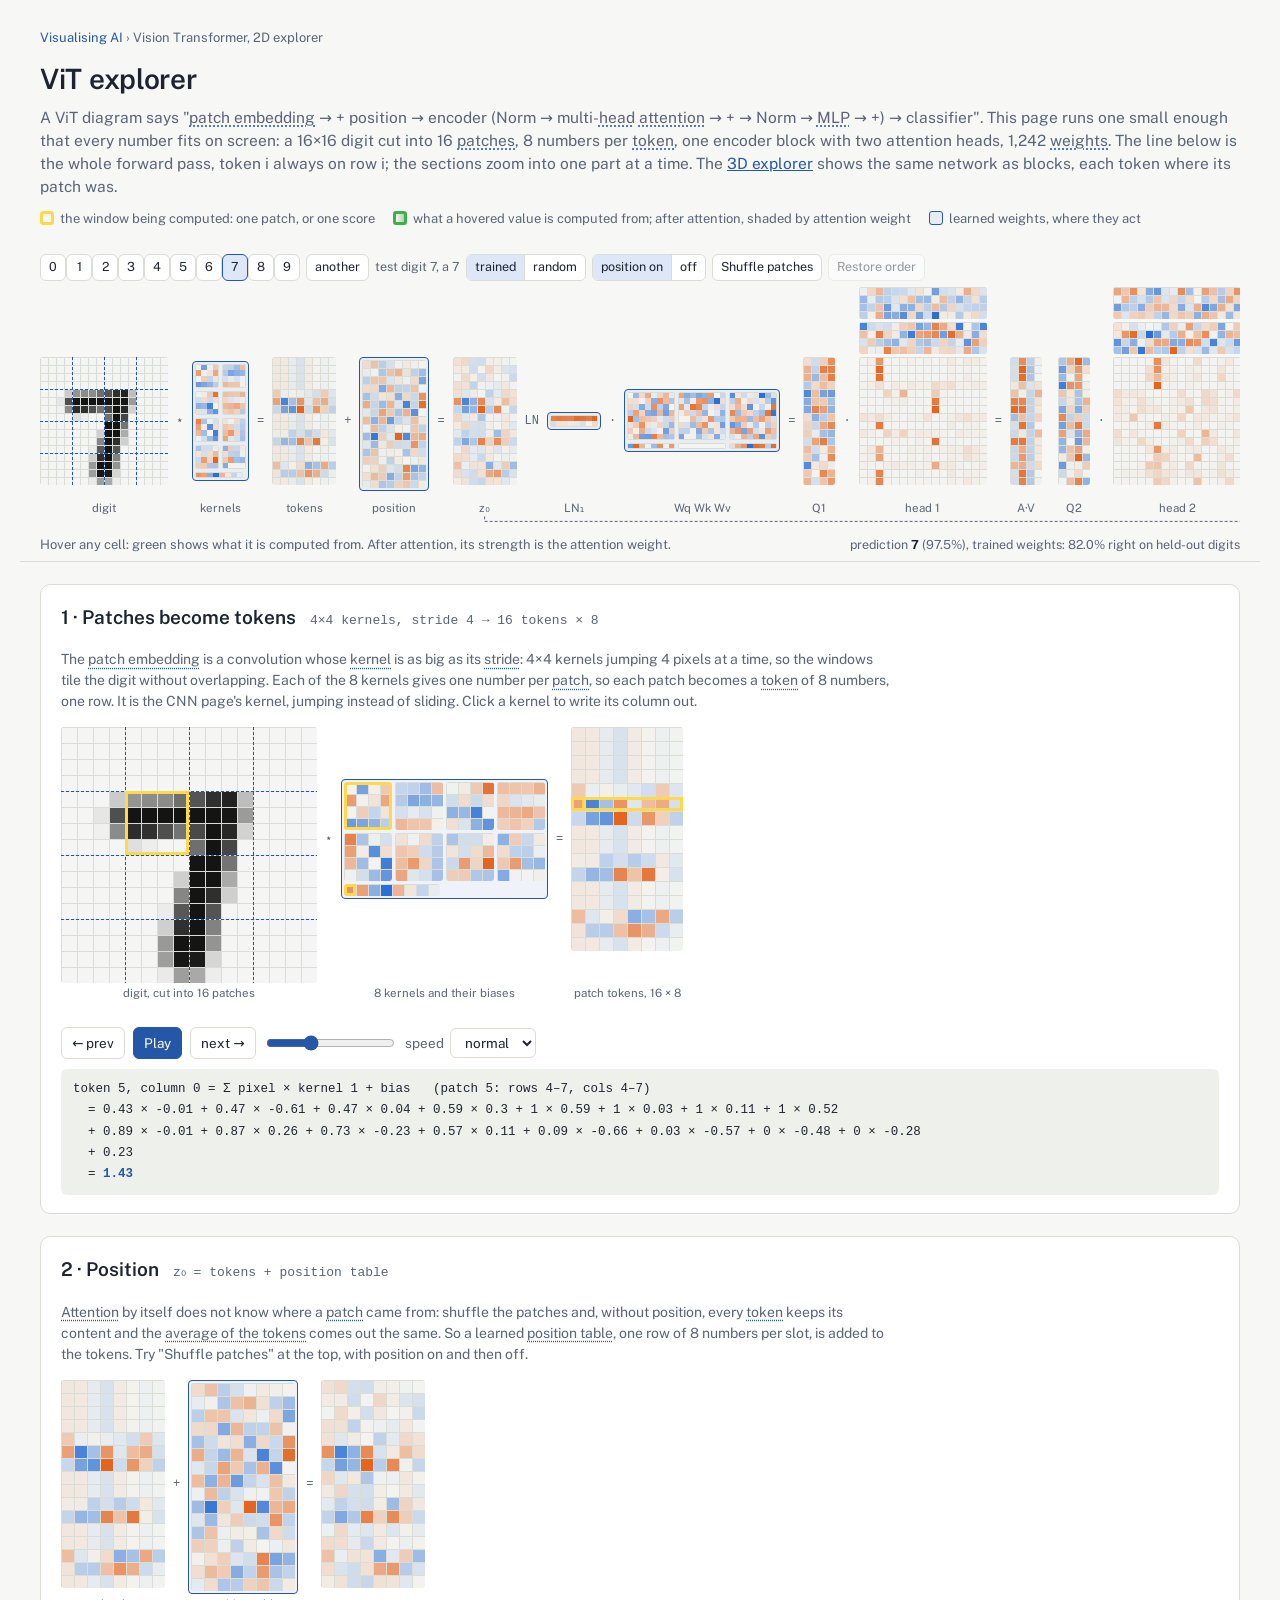
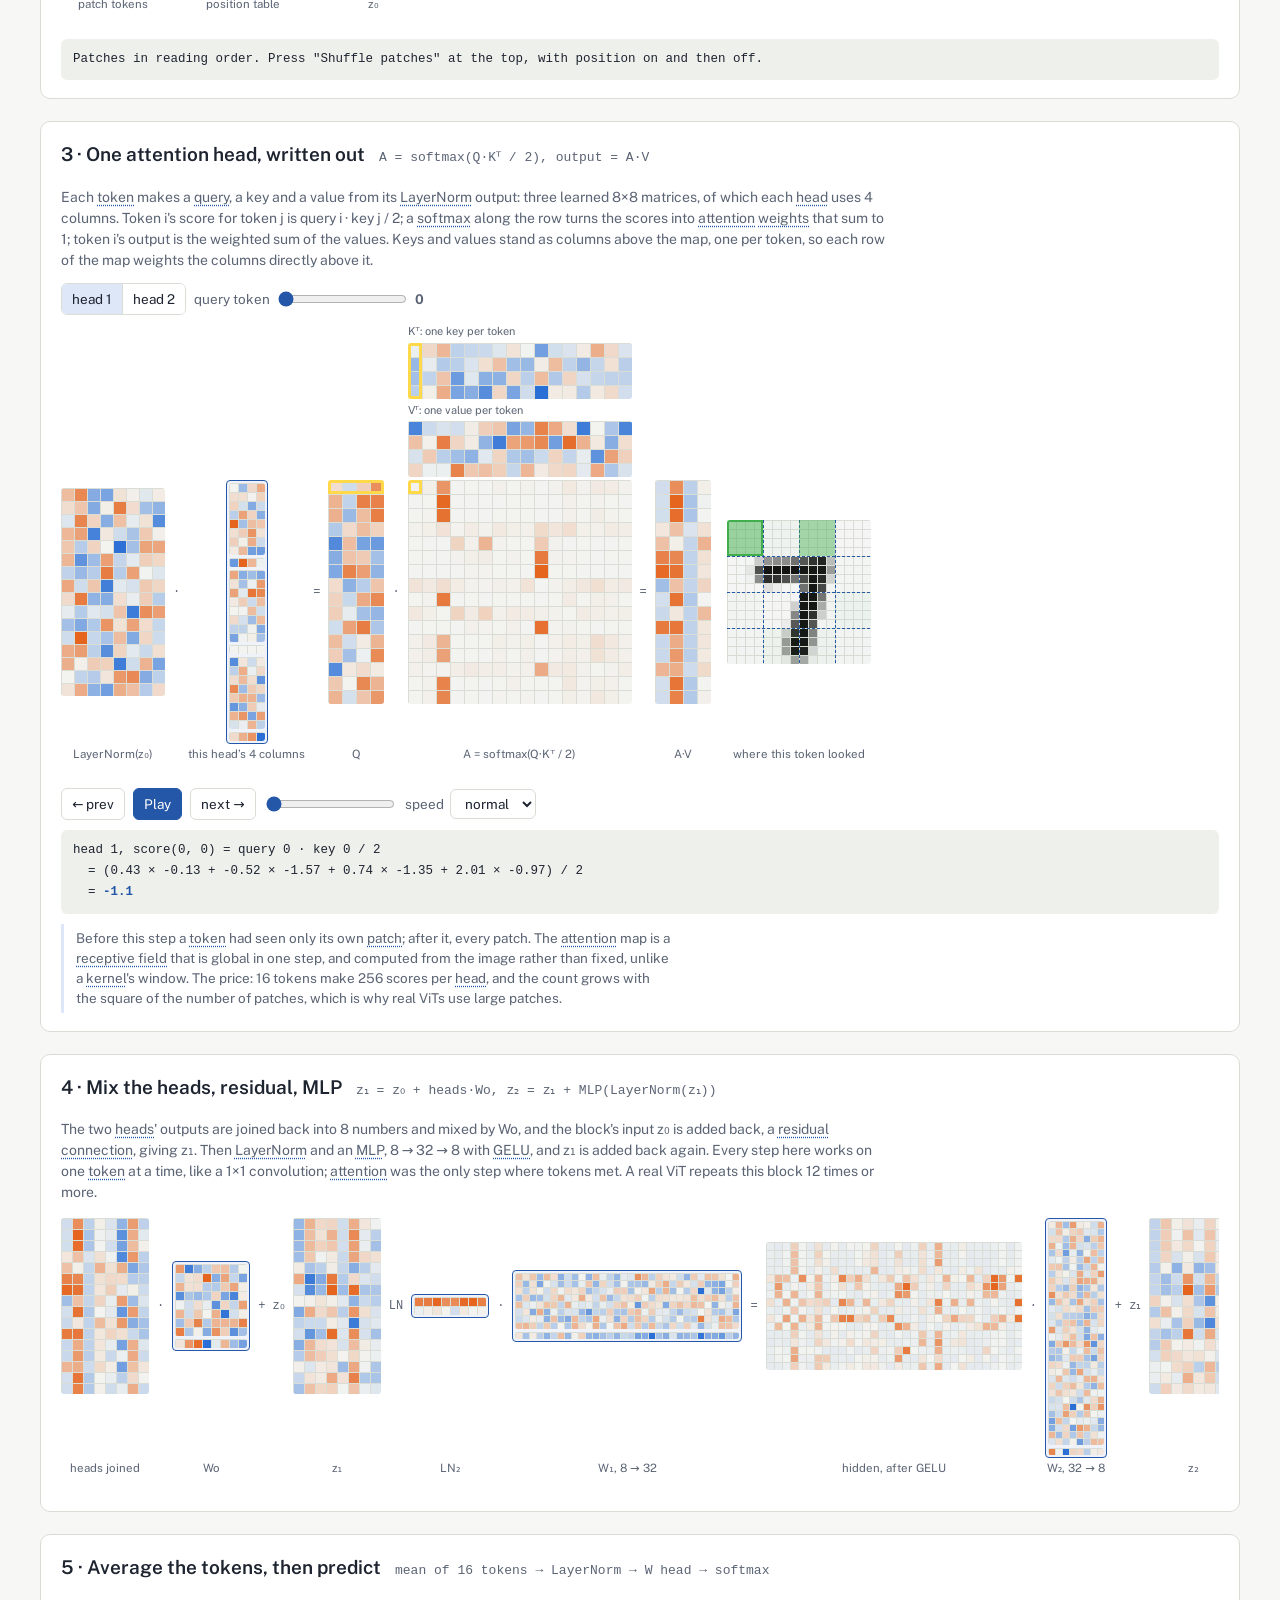
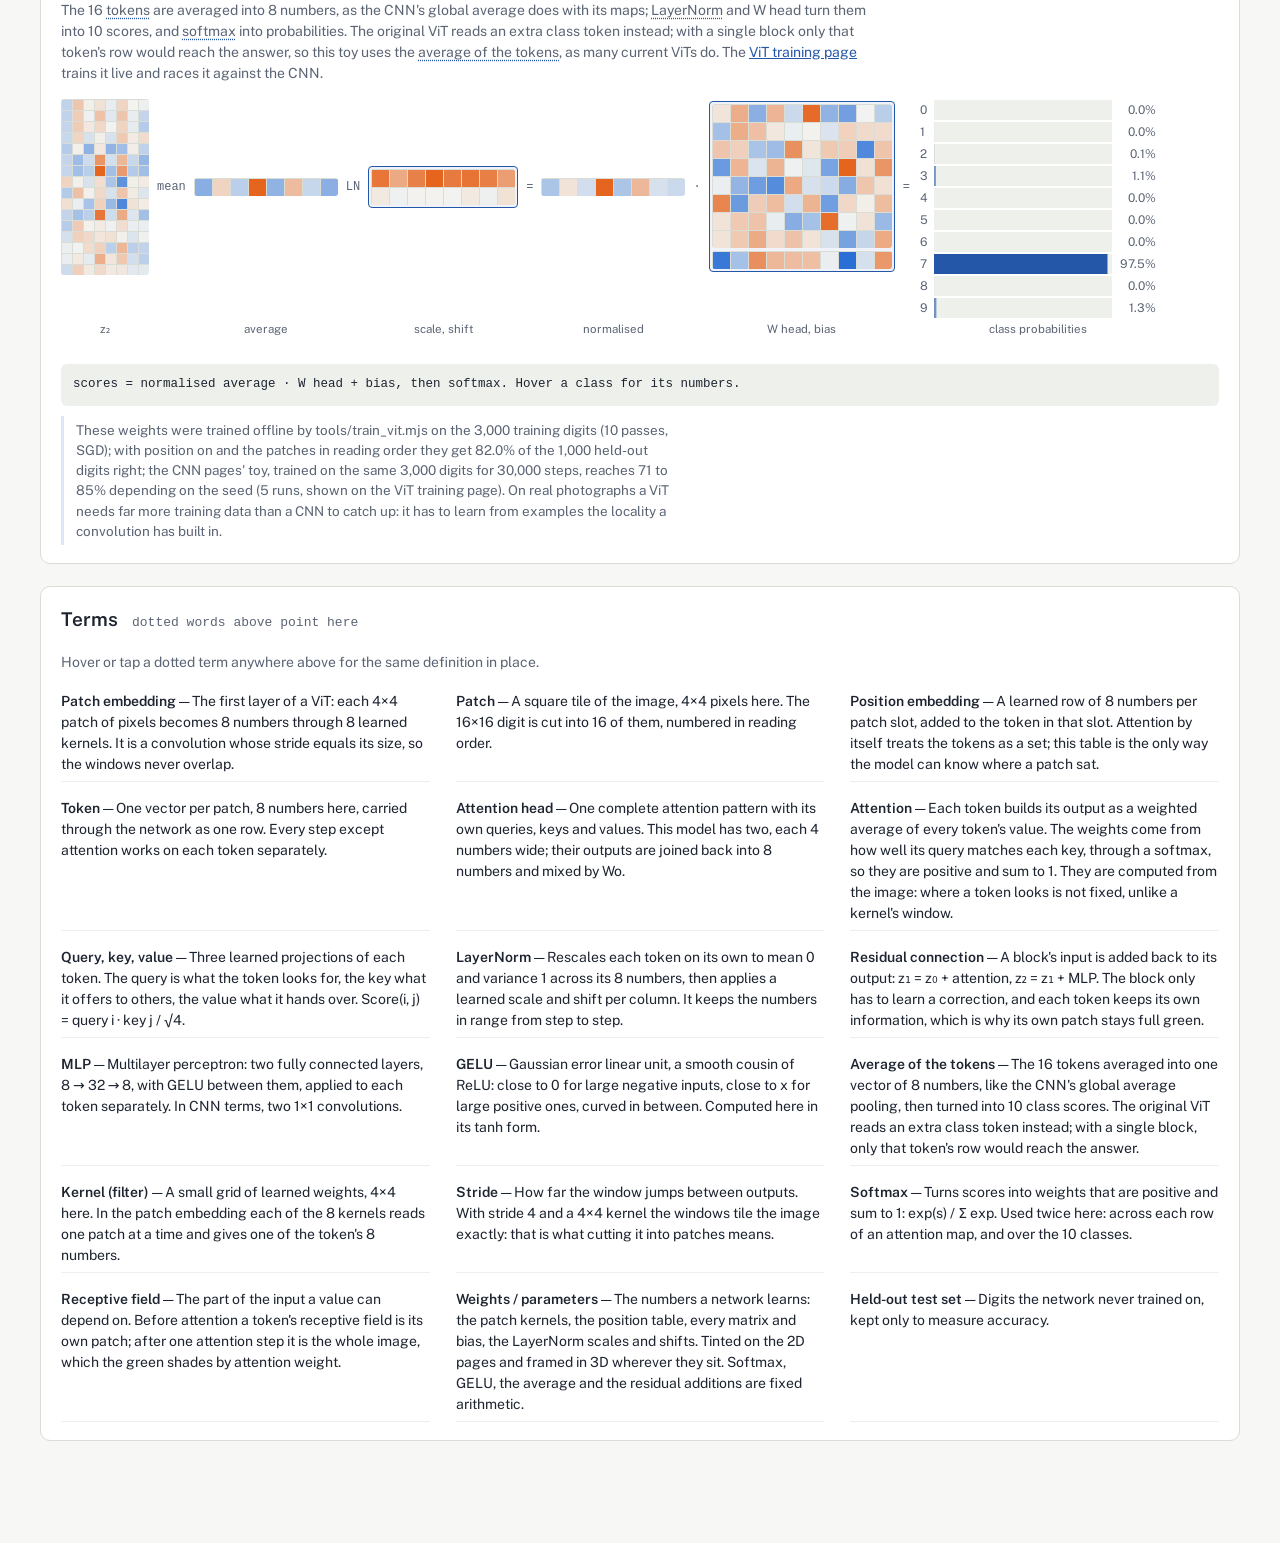
<file: vit/index.html>
<!DOCTYPE html>
<html lang="en">
<head>
<meta charset="utf-8">
<meta name="viewport" content="width=device-width, initial-scale=1, viewport-fit=cover">
<title>ViT explorer — patches, tokens and attention</title>
<link rel="stylesheet" href="https://fonts.googleapis.com/css2?family=Public+Sans:ital,wght@0,400;0,500;0,600;1,400&display=swap">
<link rel="stylesheet" href="../ui/terms.css">
<link rel="stylesheet" href="../ui/vitline.css">
<style>
:root{
  box-sizing:border-box;
  padding-top:env(safe-area-inset-top,0px);
  padding-bottom:env(safe-area-inset-bottom,0px);
  --bg:#f7f8f6; --panel:#ffffff; --ink:#1d2430; --ink2:#5b6474; --line:#d9ddd6; --line2:#eef0ec;
  --accent:#2457a8; --accent-soft:#dde7f7;
  --pos:#e5641e; --neg:#2a6fd6; --zero:#f3f4f1;
  --hl:#ffd94a; --hl2:#3fae4b; --wtint:rgba(36,87,168,.07);
  --mono: "SF Mono", ui-monospace, Menlo, Consolas, monospace;
}
@media (prefers-color-scheme: dark){ :root:not([data-theme="light"]){
  --bg:#171a1f; --panel:#1f232a; --ink:#e8eaee; --ink2:#9aa3b2; --line:#343a44; --line2:#272c35;
  --accent:#7fa7ea; --accent-soft:#263650; --zero:#2a2f38; --hl:#d9b32d; --hl2:#5ad66a; --wtint:rgba(127,167,234,.09);
}}
:root[data-theme="dark"]{
  --bg:#171a1f; --panel:#1f232a; --ink:#e8eaee; --ink2:#9aa3b2; --line:#343a44; --line2:#272c35;
  --accent:#7fa7ea; --accent-soft:#263650; --zero:#2a2f38; --hl:#d9b32d; --hl2:#5ad66a; --wtint:rgba(127,167,234,.09);
}
html{scroll-padding-top:env(safe-area-inset-top,0px);}
*{box-sizing:inherit}
body{margin:0;background:var(--bg);color:var(--ink);font-family:"Public Sans",system-ui,sans-serif;font-size:15px;line-height:1.5;-webkit-font-smoothing:antialiased}
main{max-width:1240px;margin:0 auto;padding:28px 20px 80px}
h1{font-size:28px;font-weight:600;letter-spacing:-.01em;margin:0 0 6px}
h2{font-size:19px;font-weight:600;margin:0 0 4px}
p{margin:0 0 10px;max-width:68ch}
.lede{color:var(--ink2);font-size:15.5px;margin-bottom:10px;max-width:none}
.keys{display:flex;gap:18px;flex-wrap:wrap;font-size:13px;color:var(--ink2);margin-bottom:18px}
.keys span{display:inline-flex;align-items:center;gap:6px}
.keys i{display:inline-block;width:14px;height:14px;border-radius:3px;border:3px solid var(--hl)}
.keys i.g{border-color:var(--hl2);background:linear-gradient(90deg,transparent,color-mix(in srgb,var(--hl2) 45%,transparent))}
.keys i.wt{border:1px solid var(--accent);background:var(--wtint)}
section{background:var(--panel);border:1px solid var(--line);border-radius:10px;padding:18px 20px;margin-bottom:22px;scroll-margin-top:var(--ovh,0px)}
.head{display:flex;align-items:baseline;gap:14px;flex-wrap:wrap;margin-bottom:12px}
.head .n{font-family:var(--mono);color:var(--ink2);font-size:13px}
.head p{color:var(--ink2);margin:0;flex:0 0 100%;font-size:14px;max-width:none;padding-right:max(0px,calc(100% - 92ch))}
canvas{display:block;touch-action:pan-x pan-y;border-radius:3px}
.ctrls{display:flex;gap:8px;flex-wrap:wrap;align-items:center;margin:8px 0}
button,select{font:inherit;font-size:13.5px;color:var(--ink);background:var(--panel);border:1px solid var(--line);border-radius:6px;padding:5px 10px;cursor:pointer}
button:hover,select:hover{border-color:var(--accent)}
button:disabled{opacity:.45;cursor:default}
button:focus-visible,select:focus-visible,input:focus-visible{outline:2px solid var(--accent);outline-offset:2px}
button.primary{background:var(--accent);border-color:var(--accent);color:#fff}
button.sel{background:var(--accent-soft);border-color:var(--accent)}
label.ctl{display:inline-flex;align-items:center;gap:6px;font-size:13.5px;color:var(--ink2)}
input[type=range]{accent-color:var(--accent)}
.toggle{display:inline-flex;border:1px solid var(--line);border-radius:6px;overflow:hidden}
.toggle button{border:0;border-radius:0}
.toggle button+button{border-left:1px solid var(--line)}
.math{font-family:var(--mono);font-size:12.5px;line-height:1.7;background:var(--line2);border-radius:6px;padding:10px 12px;overflow-x:auto;white-space:pre-wrap;min-height:3.2em;margin-top:10px}
.math .sum{color:var(--accent);font-weight:600}
.note{font-size:13.5px;color:var(--ink2);border-left:3px solid var(--accent-soft);padding:4px 12px;margin-top:10px;max-width:78ch}
.banner{font-size:13.5px;background:var(--accent-soft);border:1px solid var(--accent);border-radius:8px;padding:8px 12px;margin:0 0 14px;max-width:78ch}
.crumb{font-size:13px;color:var(--ink2);margin:0 0 10px}.crumb a{color:var(--accent);text-decoration:none}.crumb a:hover{text-decoration:underline}
main a{color:var(--accent)}
/* the pinned overview */
.ov{position:sticky;top:0;z-index:5;background:var(--bg);border-bottom:1px solid var(--line);margin:0 -20px 22px;padding:8px 20px 6px}
.ov .ctrls{margin:0 0 6px;gap:6px}
.ov button{font-size:12.5px;padding:3px 8px}
.ov .digits button{min-width:26px;padding:3px 0}
.wsrc{font-size:12.5px;color:var(--ink2)}
.wsrc b{color:var(--ink)}
.rbar{display:flex;gap:6px 18px;flex-wrap:wrap;align-items:baseline;margin-top:2px}
.readout{flex:1 1 480px;font-size:13px;color:var(--ink2);min-height:1.5em}
.readout b{color:var(--ink);font-weight:600}
@media (max-width:700px){ .ov{position:static} }
@media (prefers-reduced-motion: reduce){ *{transition:none!important;scroll-behavior:auto!important} }
</style>
</head>
<body>
<main>
<nav class="crumb"><a href="../">Visualising AI</a> › Vision Transformer, 2D explorer</nav>
<h1>ViT explorer</h1>
<p class="lede">A ViT diagram says "patch embedding → + position → encoder (Norm → multi-head attention → + → Norm → MLP → +) → classifier". This page runs one small enough that every number fits on screen: a 16×16 digit cut into 16 patches, 8 numbers per token, one encoder block with two attention heads, <span id="pc">1,242</span> weights. The line below is the whole forward pass, token i always on row i; the sections zoom into one part at a time. The <a href="../vit-3d/">3D explorer</a> shows the same network as blocks, each token where its patch was.</p>
<div class="keys"><span><i></i> the window being computed: one patch, or one score</span><span><i class="g"></i> what a hovered value is computed from; after attention, shaded by attention weight</span><span><i class="wt"></i> learned weights, where they act</span></div>

<div class="ov" id="ov">
  <div class="ctrls">
    <span class="digits" id="digits"></span><button id="another">another</button><span class="wsrc" id="dlab"></span>
    <span class="toggle"><button id="wTr" class="sel">trained</button><button id="wRa">random</button></span>
    <span class="toggle"><button id="pOn" class="sel">position on</button><button id="pOff">off</button></span>
    <button id="shuf">Shuffle patches</button><button id="unshuf" disabled>Restore order</button>
  </div>
  <div class="wrap"><div id="ovLine"></div></div>
  <div class="rbar"><div class="readout" id="readout"></div><div class="wsrc" id="wsrc"></div></div>
</div>

<section id="s1">
  <div class="head"><h2>1 · Patches become tokens</h2><span class="n">4×4 kernels, stride 4 → 16 tokens × 8</span>
    <p>The patch embedding is a convolution whose kernel is as big as its stride: 4×4 kernels jumping 4 pixels at a time, so the windows tile the digit without overlapping. Each of the 8 kernels gives one number per patch, so each patch becomes a token of 8 numbers, one row. It is the CNN page's kernel, jumping instead of sliding. Click a kernel to write its column out.</p></div>
  <div class="wrap"><div id="l1"></div></div>
  <div class="ctrls"><button id="p1">← prev</button><button id="play1" class="primary">Play</button><button id="n1">next →</button>
    <input type="range" id="sl1" min="0" max="15" value="0">
    <label class="ctl">speed <select id="sp1"><option value="500">slow</option><option value="220" selected>normal</option><option value="80">fast</option></select></label></div>
  <div class="math" id="m1"></div>
</section>

<section id="s2">
  <div class="head"><h2>2 · Position</h2><span class="n">z₀ = tokens + position table</span>
    <p>Attention by itself does not know where a patch came from: shuffle the patches and, without position, every token keeps its content and the average of the tokens comes out the same. So a learned position table, one row of 8 numbers per slot, is added to the tokens. Try "Shuffle patches" at the top, with position on and then off.</p></div>
  <div class="wrap"><div id="l2"></div></div>
  <div class="math" id="m2"></div>
</section>

<section id="s3">
  <div class="head"><h2>3 · One attention head, written out</h2><span class="n">A = softmax(Q·Kᵀ / 2), output = A·V</span>
    <p>Each token makes a query, a key and a value from its LayerNorm output: three learned 8×8 matrices, of which each head uses 4 columns. Token i's score for token j is query i · key j / 2; a softmax along the row turns the scores into attention weights that sum to 1; token i's output is the weighted sum of the values. Keys and values stand as columns above the map, one per token, so each row of the map weights the columns directly above it.</p></div>
  <div class="ctrls"><span class="toggle"><button id="hd0" class="sel">head 1</button><button id="hd1">head 2</button></span>
    <label class="ctl">query token <input type="range" id="qi" min="0" max="15" value="0"><b id="qil">0</b></label></div>
  <div class="wrap"><div id="l3"></div></div>
  <div class="ctrls"><button id="p3">← prev</button><button id="play3" class="primary">Play</button><button id="n3">next →</button>
    <input type="range" id="sl3" min="0" max="17" value="0">
    <label class="ctl">speed <select id="sp3"><option value="500">slow</option><option value="220" selected>normal</option><option value="80">fast</option></select></label></div>
  <div class="math" id="m3"></div>
  <div class="note">Before this step a token had seen only its own patch; after it, every patch. The attention map is a receptive field that is global in one step, and computed from the image rather than fixed, unlike a kernel's window. The price: 16 tokens make 256 scores per head, and the count grows with the square of the number of patches, which is why real ViTs use large patches.</div>
</section>

<section id="s4">
  <div class="head"><h2>4 · Mix the heads, residual, MLP</h2><span class="n">z₁ = z₀ + heads·Wo, z₂ = z₁ + MLP(LayerNorm(z₁))</span>
    <p>The two heads' outputs are joined back into 8 numbers and mixed by Wo, and the block's input z₀ is added back, a residual connection, giving z₁. Then LayerNorm and an MLP, 8 → 32 → 8 with GELU, and z₁ is added back again. Every step here works on one token at a time, like a 1×1 convolution; attention was the only step where tokens met. A real ViT repeats this block 12 times or more.</p></div>
  <div class="wrap"><div id="l4"></div></div>
</section>

<section id="s5">
  <div class="head"><h2>5 · Average the tokens, then predict</h2><span class="n">mean of 16 tokens → LayerNorm → W head → softmax</span>
    <p>The 16 tokens are averaged into 8 numbers, as the CNN's global average does with its maps; LayerNorm and W head turn them into 10 scores, and softmax into probabilities. The original ViT reads an extra class token instead; with a single block only that token's row would reach the answer, so this toy uses the average of the tokens, as many current ViTs do. The <a href="../vit-train/">ViT training page</a> trains it live and races it against the CNN.</p></div>
  <div class="wrap"><div id="l5"></div></div>
  <div class="math" id="m5"></div>
  <div class="note" id="wnote"></div>
</section>

<section id="s6">
  <div class="head"><h2>Terms</h2><span class="n">dotted words above point here</span>
    <p>Hover or tap a dotted term anywhere above for the same definition in place.</p></div>
  <div class="gloss" id="gloss"></div>
</section>
</main>
<div id="tip" role="tooltip"></div>

<script type="module">
import { SHAPES, P, T, D, DH, NC, init, forward, tensor, vitTrace, paramCount } from '../core/vit.js';
import { image } from '../core/data.js';
import { shuffledOrder } from '../core/train.js';
import { fmt, maxAbs } from '../ui/grid.js';
import { createViews, line, arcs, paint, el } from '../ui/vitline.js';
import { installTerms, VIT_TERMS } from '../ui/terms.js';
import { describe as describeProbe, weightWords, loadDigitsAndWeights, pct } from '../ui/vitwords.js';
const $ = (id) => document.getElementById(id);
const reduce = matchMedia('(prefers-reduced-motion: reduce)').matches;

// ---------- state ----------
const wRandom = init(1);
let wTrained = null, meta = null, useTrained = true;
let data = null, byClass = [], pick = { cls: 7, n: 0 }, img = null;
let position = true, order = null, shuffles = 0;
let probe = null, head = 0, kSel = 0, sweep = 5, walk = { i: 0, step: 0 };
let S = null;
const W = () => (useTrained && wTrained ? wTrained : wRandom);

// ---------- views and lines (ui/vitline.js): every copy of a tensor lights together ----------
const { views, view, kOf } = createViews({ shapeOf: (key) => SHAPES[key], onProbe: setProbe });
function setProbe(p) { if (JSON.stringify(p) !== JSON.stringify(probe)) { probe = p; render(); } }
const kernels = (cell, cols, pickable) => {
  const g = el('kg'); g.style.gridTemplateColumns = `repeat(${cols}, auto)`;
  for (let d = 0; d < D; d++) {
    const cv = view('Wp', cell, { rows: P, cols: P, map: (r, c) => [d, r * P + c], yl: pickable ? () => (d === kSel ? { win: [0, P - 1, 0, P - 1] } : {}) : null });
    if (pickable) { cv.classList.add('pick'); cv.title = `kernel ${d + 1}: write out column ${d}`; cv.onclick = () => { kSel = d; render(); }; }
    g.append(cv);
  }
  return g;
};
const headCols = (key, cell, h, yl) => view(key, cell, { cols: DH, map: (r, c) => [r, h() * DH + c], yl });
const headRows = (key, cell, h, yl) => view(key, cell, { rows: DH, cols: T, map: (r, c) => [c, h() * DH + r], yl });
const bias = (key, cell, h) => view(key, cell, h ? { cols: DH, map: (r, c) => [0, h() * DH + c] } : {});
const bars = (wd, ht) => view('prob', 1, { rows: NC, cols: 1, map: (r) => [0, r], bars: true, px: [wd, ht] });
const blockWin = (s) => [(s >> 2) * P, (s >> 2) * P + P - 1, (s & 3) * P, (s & 3) * P + P - 1];

// ---------- the lines: the overview and the five sections ----------
function build() {
  const A = 8, Wc = 6, fixed = (h) => () => h; // overview cell sizes: activations, weights
  const ovHead = (h) => [
    { v: [headCols('q', A, fixed(h))], lb: `Q${h + 1}`, sec: 's3' }, { op: '·' },
    { up: [headRows('k', A, fixed(h)), headRows('v', A, fixed(h))], v: [view('att' + h, A)], lb: `head ${h + 1}`, sec: 's3' }, { op: '=' },
    { v: [headCols('o', A, fixed(h))], lb: 'A·V', sec: 's3' }];
  line($('ovLine'), [
    { v: [view('digit', A, { blocks: P })], lb: 'digit', sec: 's1' }, { op: '⋆' },
    { v: [kernels(Wc, 2, false), view('bp', Wc)], w: true, lb: 'kernels', sec: 's1' }, { op: '=' },
    { v: [view('xp', A)], lb: 'tokens', sec: 's1' }, { op: '+' },
    { v: [view('pos', A)], w: true, lb: 'position', sec: 's2' }, { op: '=' },
    { v: [view('z0', A)], lb: 'z₀', sec: 's2', id: 'z0' }, { op: 'LN' },
    { v: [view('ln1', Wc)], w: true, lb: 'LN₁', sec: 's3' }, { op: '·' },
    { v: [view('Wq', Wc), view('Wk', Wc), view('Wv', Wc), view('bq', Wc), view('bk', Wc), view('bv', Wc)], grid: 3, w: true, lb: 'Wq Wk Wv', sec: 's3' }, { op: '=' },
    ...ovHead(0), { op: '' }, ...ovHead(1), { op: '·' },
    { v: [view('Wo', Wc), view('bo', Wc)], w: true, lb: 'Wo', sec: 's4' }, { op: '+', id: 'add1' },
    { v: [view('z1', A)], lb: 'z₁', sec: 's4', id: 'z1' }, { op: 'LN' },
    { v: [view('ln2', Wc)], w: true, lb: 'LN₂', sec: 's4' }, { op: '·' },
    { v: [view('W1', Wc), view('b1', Wc)], w: true, lb: 'W₁', sec: 's4' }, { op: '=' },
    { v: [view('hid', A)], lb: 'hidden, GELU', sec: 's4' }, { op: '·' },
    { v: [view('W2', 4), view('b2', 4)], w: true, lb: 'W₂', sec: 's4' }, { op: '+', id: 'add2' },
    { v: [view('z2', A)], lb: 'z₂', sec: 's4' }, { op: 'mean' },
    { v: [view('avg', A)], lb: 'average', sec: 's5' }, { op: 'LN' },
    { v: [view('lnf', Wc)], w: true, lb: 'LN', sec: 's5' }, { op: '=' },
    { v: [view('avgNorm', A)], lb: '', sec: 's5' }, { op: '·' },
    { v: [view('Wh', Wc), view('bh', Wc)], w: true, lb: 'W head', sec: 's5' }, { op: '=' },
    { v: [bars(120, T * A)], lb: 'classes', sec: 's5' },
  ], A);

  line($('l1'), [
    { v: [view('digit', 16, { blocks: P, yl: () => ({ win: blockWin(sweep) }) })], lb: 'digit, cut into 16 patches' }, { op: '⋆' },
    { v: [kernels(12, 4, true), view('bp', 12, { yl: () => ({ cell: [0, kSel] }) })], w: true, lb: '8 kernels and their biases' }, { op: '=' },
    { v: [view('xp', 14, { yl: () => ({ win: [sweep, sweep, 0, D - 1], cell: [sweep, kSel] }) })], lb: 'patch tokens, 16 × 8' },
  ], 14);

  line($('l2'), [
    { v: [view('xp', 13)], lb: 'patch tokens' }, { op: '+' },
    { v: [view('pos', 13)], w: true, lb: 'position table' }, { op: '=' },
    { v: [view('z0', 13)], lb: 'z₀' },
  ], 13);

  const hd = () => head, j = () => walk.step, i = () => walk.i, last = T + 1;
  line($('l3'), [
    { v: [view('h1', 13)], lb: 'LayerNorm(z₀)' }, { op: '·' },
    { v: [headCols('Wq', 9, hd), bias('bq', 9, hd), headCols('Wk', 9, hd), bias('bk', 9, hd), headCols('Wv', 9, hd), bias('bv', 9, hd)], w: true, lb: 'this head’s 4 columns' }, { op: '=' },
    { v: [headCols('q', 14, hd, () => ({ win: [i(), i(), 0, DH - 1] }))], lb: 'Q' }, { op: '·' },
    { up: [el('sl', 'Kᵀ: one key per token'), headRows('k', 14, hd, () => (j() < T ? { win: [0, DH - 1, j(), j()] } : {})),
      el('sl', 'Vᵀ: one value per token'), headRows('v', 14, hd, () => (j() === last ? { win: [0, DH - 1, 0, T - 1] } : {}))],
    v: [view(() => 'att' + head, 14, { yl: () => (j() < T ? { cell: [i(), j()] } : { win: [i(), i(), 0, T - 1] }) })], lb: 'A = softmax(Q·Kᵀ / 2)' }, { op: '=' },
    { v: [headCols('o', 14, hd, () => (j() === last ? { win: [i(), i(), 0, DH - 1] } : {}))], lb: 'A·V' }, { op: '' },
    { v: [view('digit', 9, { blocks: P, own: () => vitTrace(S, { t: 'o', r: walk.i, c: head * DH }).digit })], lb: 'where this token looked' },
  ], 14);

  line($('l4'), [
    { v: [view('o', 11)], lb: 'heads joined' }, { op: '·' },
    { v: [view('Wo', 9), view('bo', 9)], w: true, lb: 'Wo' }, { op: '+ z₀' },
    { v: [view('z1', 11)], lb: 'z₁' }, { op: 'LN' },
    { v: [view('ln2', 9)], w: true, lb: 'LN₂' }, { op: '·' },
    { v: [view('W1', 7), view('b1', 7)], w: true, lb: 'W₁, 8 → 32' }, { op: '=' },
    { v: [view('hid', 8)], lb: 'hidden, after GELU' }, { op: '·' },
    { v: [view('W2', 7), view('b2', 7)], w: true, lb: 'W₂, 32 → 8' }, { op: '+ z₁' },
    { v: [view('z2', 11)], lb: 'z₂' },
  ], 11);

  line($('l5'), [
    { v: [view('z2', 11)], lb: 'z₂' }, { op: 'mean' },
    { v: [view('avg', 18)], lb: 'average' }, { op: 'LN' },
    { v: [view('lnf', 18)], w: true, lb: 'scale, shift' }, { op: '=' },
    { v: [view('avgNorm', 18)], lb: 'normalised' }, { op: '·' },
    { v: [view('Wh', 18), view('bh', 18)], w: true, lb: 'W head, bias' }, { op: '=' },
    { v: [bars(240, 220)], lb: 'class probabilities' },
  ], 11);

  $('ovLine').addEventListener('click', (e) => { const s = e.target.closest('[data-sec]'); if (s) $(s.dataset.sec).scrollIntoView({ behavior: reduce ? 'auto' : 'smooth' }); });
}
const layout = () => { arcs($('ovLine'), [['z0', 'add1'], ['z1', 'add2']]); document.documentElement.style.setProperty('--ovh', ($('ov').offsetHeight + 10) + 'px'); };

// ---------- render ----------
function render() {
  if (!img) return;
  const w = W();
  S = forward(w, img, { position, order });
  const green = vitTrace(S, probe), scale = {};
  for (const v of views) {
    const key = kOf(v), M = tensor(key, S, w), s = key === 'digit' ? 1 : (scale[key] ??= maxAbs(M.flat()));
    paint(v, M, SHAPES[key][1], v.own ? v.own() : green[key], s, v.yl ? v.yl() : {}, { gray: key === 'digit' });
  }
  $('readout').innerHTML = describe(probe);
  $('m1').innerHTML = patchMath(); $('m2').textContent = shuffleText(); $('m3').innerHTML = attentionMath(); $('m5').innerHTML = headMath();
  wording();
  $('sl1').value = sweep; $('sl3').value = walk.step; $('qi').value = walk.i; $('qil').textContent = walk.i;
}

// ---------- readouts ----------
const describe = (p) => describeProbe(p, S, W());
function patchMath() {
  const w = W(), px = S.patches[sweep], k = w.Wp[kSel], t = px.map((x, q) => `${fmt(x)} × ${fmt(k[q])}`);
  return `token ${sweep}, column ${kSel} = Σ pixel × kernel ${kSel + 1} + bias   (patch ${sweep}: rows ${(sweep >> 2) * 4}–${(sweep >> 2) * 4 + 3}, cols ${(sweep & 3) * 4}–${(sweep & 3) * 4 + 3})\n`
    + `  = ${t.slice(0, 8).join(' + ')}\n  + ${t.slice(8).join(' + ')}\n  + ${fmt(w.bp[kSel])}\n  = <span class="sum">${fmt(S.xp[sweep][kSel])}</span>`;
}
function shuffleText() {
  if (!order) return 'Patches in reading order. Press "Shuffle patches" at the top, with position on and then off.';
  const base = forward(W(), img, { position }), d = Math.max(...base.prob.map((x, c) => Math.abs(x - S.prob[c])));
  const top = (pr) => { const c = pr.indexOf(Math.max(...pr)); return `${c} (${pct(pr[c])})`; };
  return `reading order: ${top(base.prob)}\nshuffled:      ${top(S.prob)}\n` + (position
    ? `different (largest change ${pct(d)}): each slot has its own row of the position table, so moving a patch changes what the model sees.`
    : `identical (largest difference ${d.toExponential(1)}): without position, attention treats the tokens as a set, and their average ignores order.`);
}
function attentionMath() {
  const h = head, off = h * DH, i = walk.i, s = walk.step, q = S.q[i].slice(off, off + DH);
  if (s < T) {
    const k = S.k[s].slice(off, off + DH);
    return `head ${h + 1}, score(${i}, ${s}) = query ${i} · key ${s} / 2\n  = (${q.map((x, c) => `${fmt(x)} × ${fmt(k[c])}`).join(' + ')}) / 2\n  = <span class="sum">${fmt(S.scores[h][i][s])}</span>`;
  }
  if (s === T) return `head ${h + 1}, row ${i}: weights = softmax(scores) = exp(score) / Σ exp(score)\n  scores  ${S.scores[h][i].map(fmt).join('  ')}\n  weights ${S.att[h][i].map(fmt).join('  ')}   (sum 1)`;
  const A = S.att[h][i];
  return `head ${h + 1}, output of token ${i} = Σ_j weight(${i}, j) × value j, for each of its 4 numbers:\n` + [0, 1, 2, 3].map((c) => {
    const terms = A.map((a, j) => [a * S.v[j][off + c], a, j]).sort((x, y) => Math.abs(y[0]) - Math.abs(x[0]));
    return `  out[${c}] = ${terms.slice(0, 3).map(([, a, j]) => `${fmt(a)} × ${fmt(S.v[j][off + c])}`).join(' + ')} + (13 smaller) = <span class="sum">${fmt(S.heads[h][i][c])}</span>`;
  }).join('\n');
}
function headMath() {
  const w = W();
  if (!probe || probe.t !== 'prob') return 'scores = normalised average · W head + bias, then softmax. Hover a class for its numbers.';
  const c = probe.c;
  return `score(${c}) = ${S.avgNorm.map((x, d) => `${fmt(x)} × ${fmt(w.Wh[d][c])}`).join(' + ')} + ${fmt(w.bh[c])}\n  = <span class="sum">${fmt(S.logits[c])}</span>\nsoftmax: exp(score(${c})) / Σ exp(score) = <span class="sum">${pct(S.prob[c])}</span>`;
}
function wording() {
  const words = weightWords({ S, trained: useTrained && !!wTrained, meta, position, order, data });
  $('wsrc').innerHTML = words.src; $('wnote').textContent = words.note;
}

// ---------- controls ----------
function setDigit() { if (!data) return; const list = byClass[pick.cls], i = list[pick.n % list.length]; img = image(data.test, i); $('dlab').textContent = `test digit ${i}, a ${pick.cls}`; }
function syncControls() {
  [...$('digits').children].forEach((b, c) => b.classList.toggle('sel', c === pick.cls));
  $('wTr').classList.toggle('sel', useTrained && !!wTrained); $('wRa').classList.toggle('sel', !(useTrained && wTrained)); $('wTr').disabled = !wTrained;
  $('pOn').classList.toggle('sel', position); $('pOff').classList.toggle('sel', !position); $('unshuf').disabled = !order;
  $('hd0').classList.toggle('sel', head === 0); $('hd1').classList.toggle('sel', head === 1);
}
for (let c = 0; c < NC; c++) { const b = document.createElement('button'); b.textContent = c; b.onclick = () => { pick = { cls: c, n: 0 }; setDigit(); syncControls(); render(); }; $('digits').append(b); }
$('another').onclick = () => { pick.n++; setDigit(); render(); };
const on = (id, f) => { $(id).onclick = () => { f(); syncControls(); render(); }; };
on('wTr', () => { useTrained = true; }); on('wRa', () => { useTrained = false; });
on('pOn', () => { position = true; }); on('pOff', () => { position = false; });
on('shuf', () => { order = shuffledOrder(T, ++shuffles); }); on('unshuf', () => { order = null; });
on('hd0', () => { head = 0; }); on('hd1', () => { head = 1; });
$('qi').oninput = (e) => { walk.i = +e.target.value; render(); };
/** Play, step and scrub one of the two walks: get/set its step, n steps in all. Reduced motion jumps to the end. */
function player(id, n, get, set) {
  let timer = null; const btn = $('play' + id);
  const stop = () => { clearInterval(timer); timer = null; btn.textContent = 'Play'; };
  btn.onclick = () => {
    if (timer) return stop();
    if (reduce) { set(n - 1); return render(); }
    if (get() >= n - 1) set(0);
    btn.textContent = 'Pause';
    timer = setInterval(() => { set(get() + 1); render(); if (get() >= n - 1) stop(); }, +$('sp' + id).value);
  };
  $('p' + id).onclick = () => { stop(); set(Math.max(0, get() - 1)); render(); };
  $('n' + id).onclick = () => { stop(); set((get() + 1) % n); render(); };
  $('sl' + id).oninput = (e) => { stop(); set(+e.target.value); render(); };
}
player(1, T, () => sweep, (s) => { sweep = s; });
player(3, T + 2, () => walk.step, (s) => { walk.step = s; });
matchMedia('(prefers-color-scheme: dark)').addEventListener('change', render);
addEventListener('resize', layout);

// ---------- start ----------
async function start() {
  build();
  installTerms({ selectors: '.lede, .head p, .note', tip: $('tip'), gloss: $('gloss'), terms: VIT_TERMS });
  $('pc').textContent = paramCount(wRandom).toLocaleString('en-NZ');
  const got = await loadDigitsAndWeights(document.querySelector('h1'), '../data/mnist16.bin', '../models/vit16.json');
  if (!got) return;
  ({ data, byClass, wTrained, meta } = got); useTrained = !!wTrained;
  setDigit(); syncControls(); render(); layout();
  document.fonts.ready.then(layout);
}
const ready = start();
</script>
</body>
</html>
</file>
<file: ui/terms.css>
/* ui/terms.css — dotted inline definitions, their tooltip, and the Terms section. Shared by every page;
   uses the page's colour tokens (--accent, --ink, --bg, --line2), so it follows the page's light/dark theme. */
dfn{font-style:normal;text-decoration:underline dotted var(--accent);text-underline-offset:3px;cursor:help;color:inherit}
dfn:focus-visible{outline:2px solid var(--accent);outline-offset:2px}
#tip{position:fixed;z-index:9;max-width:320px;background:var(--ink);color:var(--bg);font-size:13px;line-height:1.45;padding:9px 12px;border-radius:7px;pointer-events:none;display:none;box-shadow:0 4px 18px rgba(0,0,0,.25)}
#tip b{display:block;font-weight:600;margin-bottom:2px}
.gloss{display:grid;grid-template-columns:repeat(auto-fill,minmax(300px,1fr));gap:10px 26px;font-size:14px}
.gloss div{padding:6px 0;border-bottom:1px solid var(--line2)}
.gloss b{font-weight:600}
</file>
<file: ui/vitline.css>
/* ui/vitline.css — lines of tensors on the ViT pages (ui/vitline.js): keys and values above the token rows, labels under
   them; operators level with the middle of the tokens; learned weights tinted. Uses the page's colour tokens. */
.wrap{overflow-x:auto;padding-bottom:4px}
.line{display:grid;grid-template-rows:auto auto auto;column-gap:8px;row-gap:3px;width:max-content;align-items:start;position:relative;padding-bottom:14px}
.line .up{grid-row:1;align-self:end;justify-self:center;display:grid;gap:3px}
.line .at{grid-row:2;display:grid;gap:3px;justify-items:start;justify-self:center}
.line .at.w{background:var(--wtint);border:1px solid var(--accent);border-radius:4px;padding:2px}
.line .lb{grid-row:3;font-size:11.5px;color:var(--ink2);text-align:center;white-space:nowrap;line-height:1.25}
.line .op{grid-row:2;margin-top:var(--mid);font-family:var(--mono);font-size:12px;color:var(--ink2);white-space:nowrap}
.line .sl{font-size:11px;color:var(--ink2)}
.line .rl{position:sticky;left:0;z-index:2;align-self:stretch;background:var(--bg);padding:4px 10px 0 4px;font-size:12.5px;font-weight:600;color:var(--ink2)}
.line [data-sec]{cursor:pointer}
.kg{display:grid;gap:3px}
.kg canvas.pick{cursor:pointer}
svg.arcs{position:absolute;left:0;top:0;pointer-events:none;overflow:visible}
</file>
